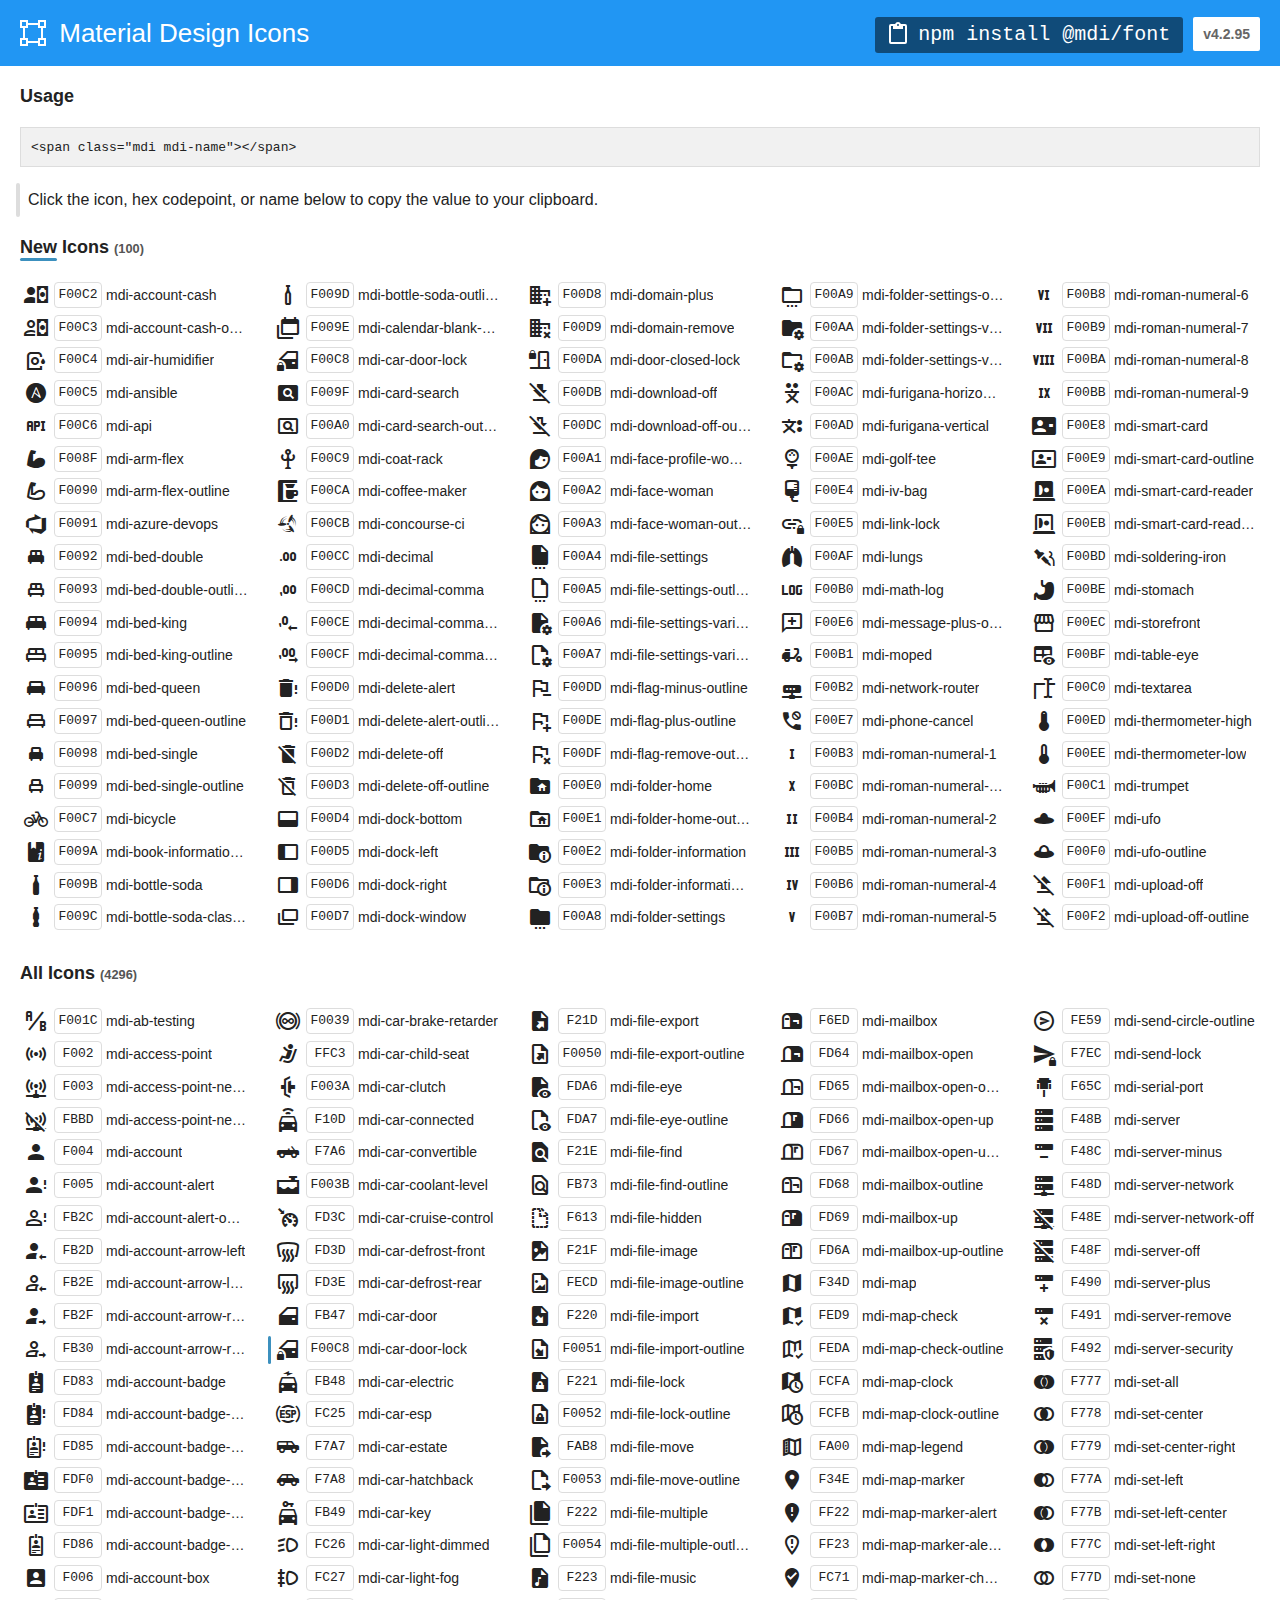
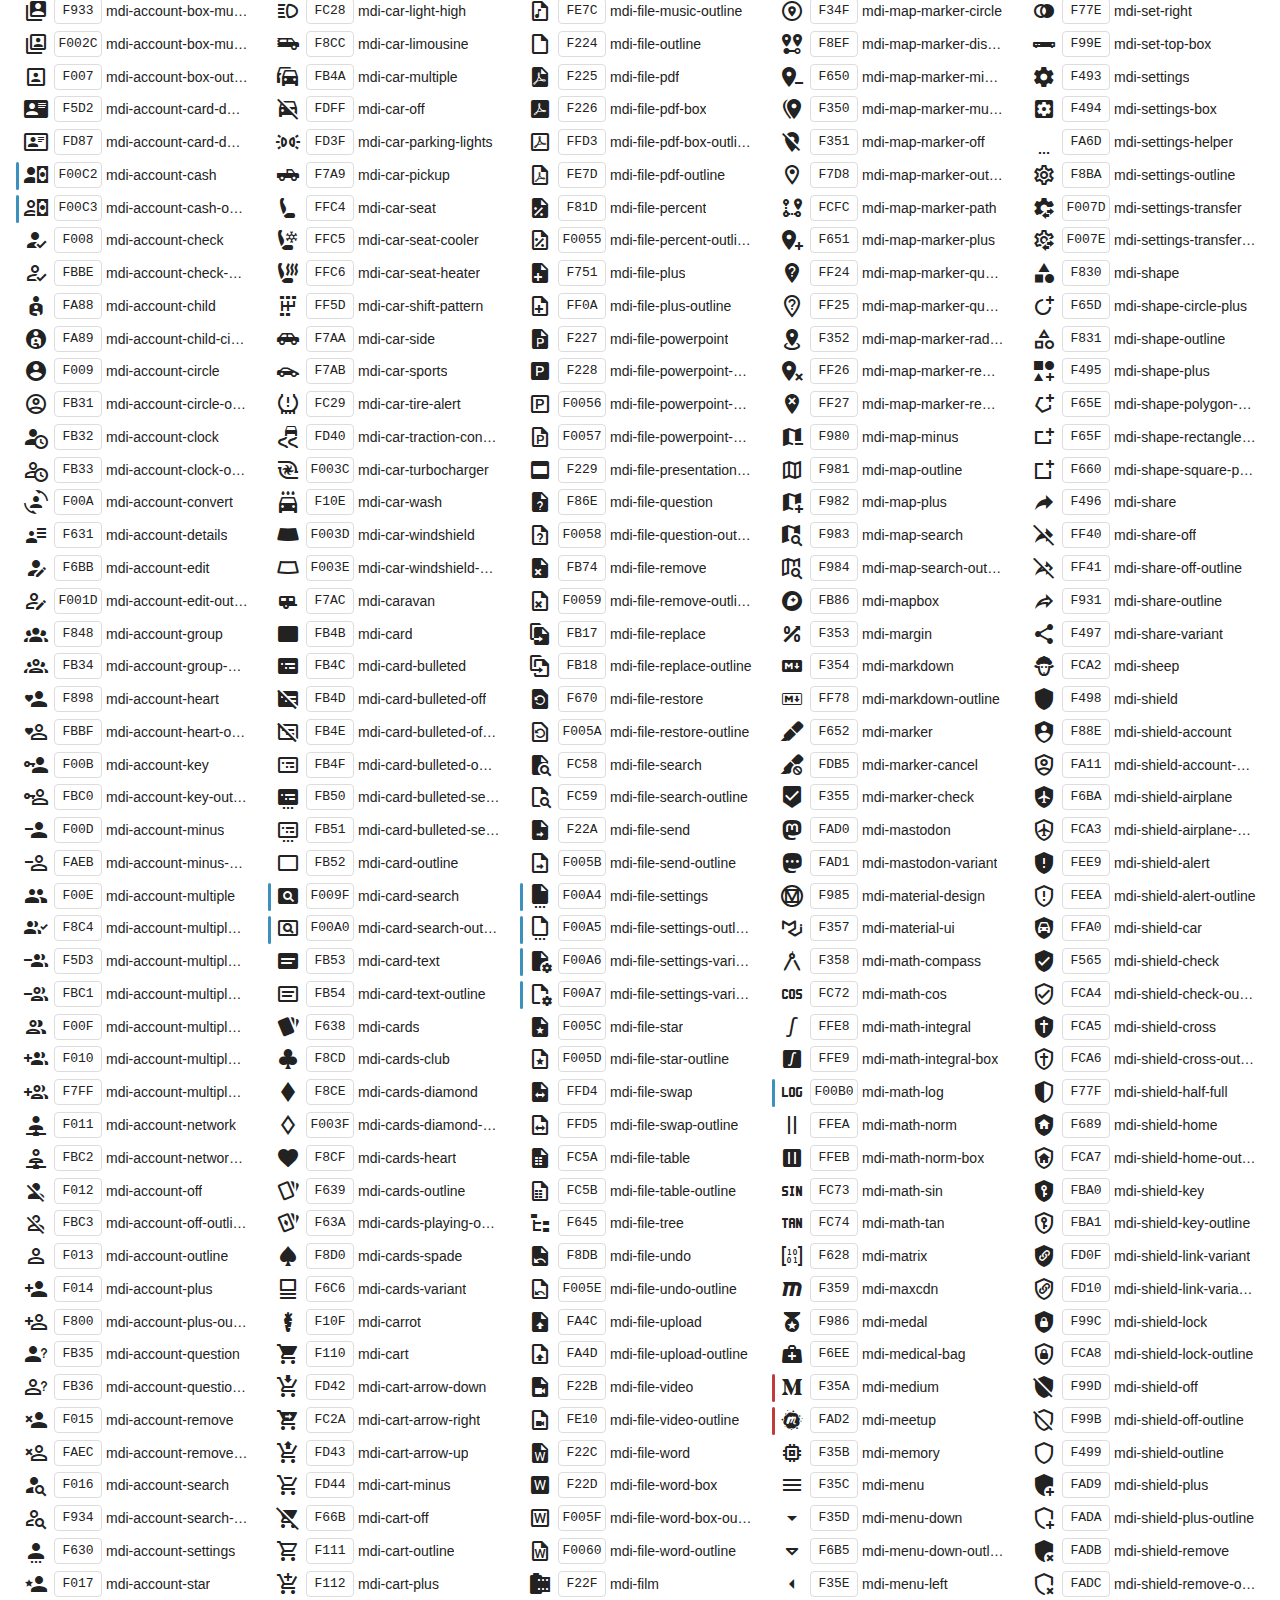
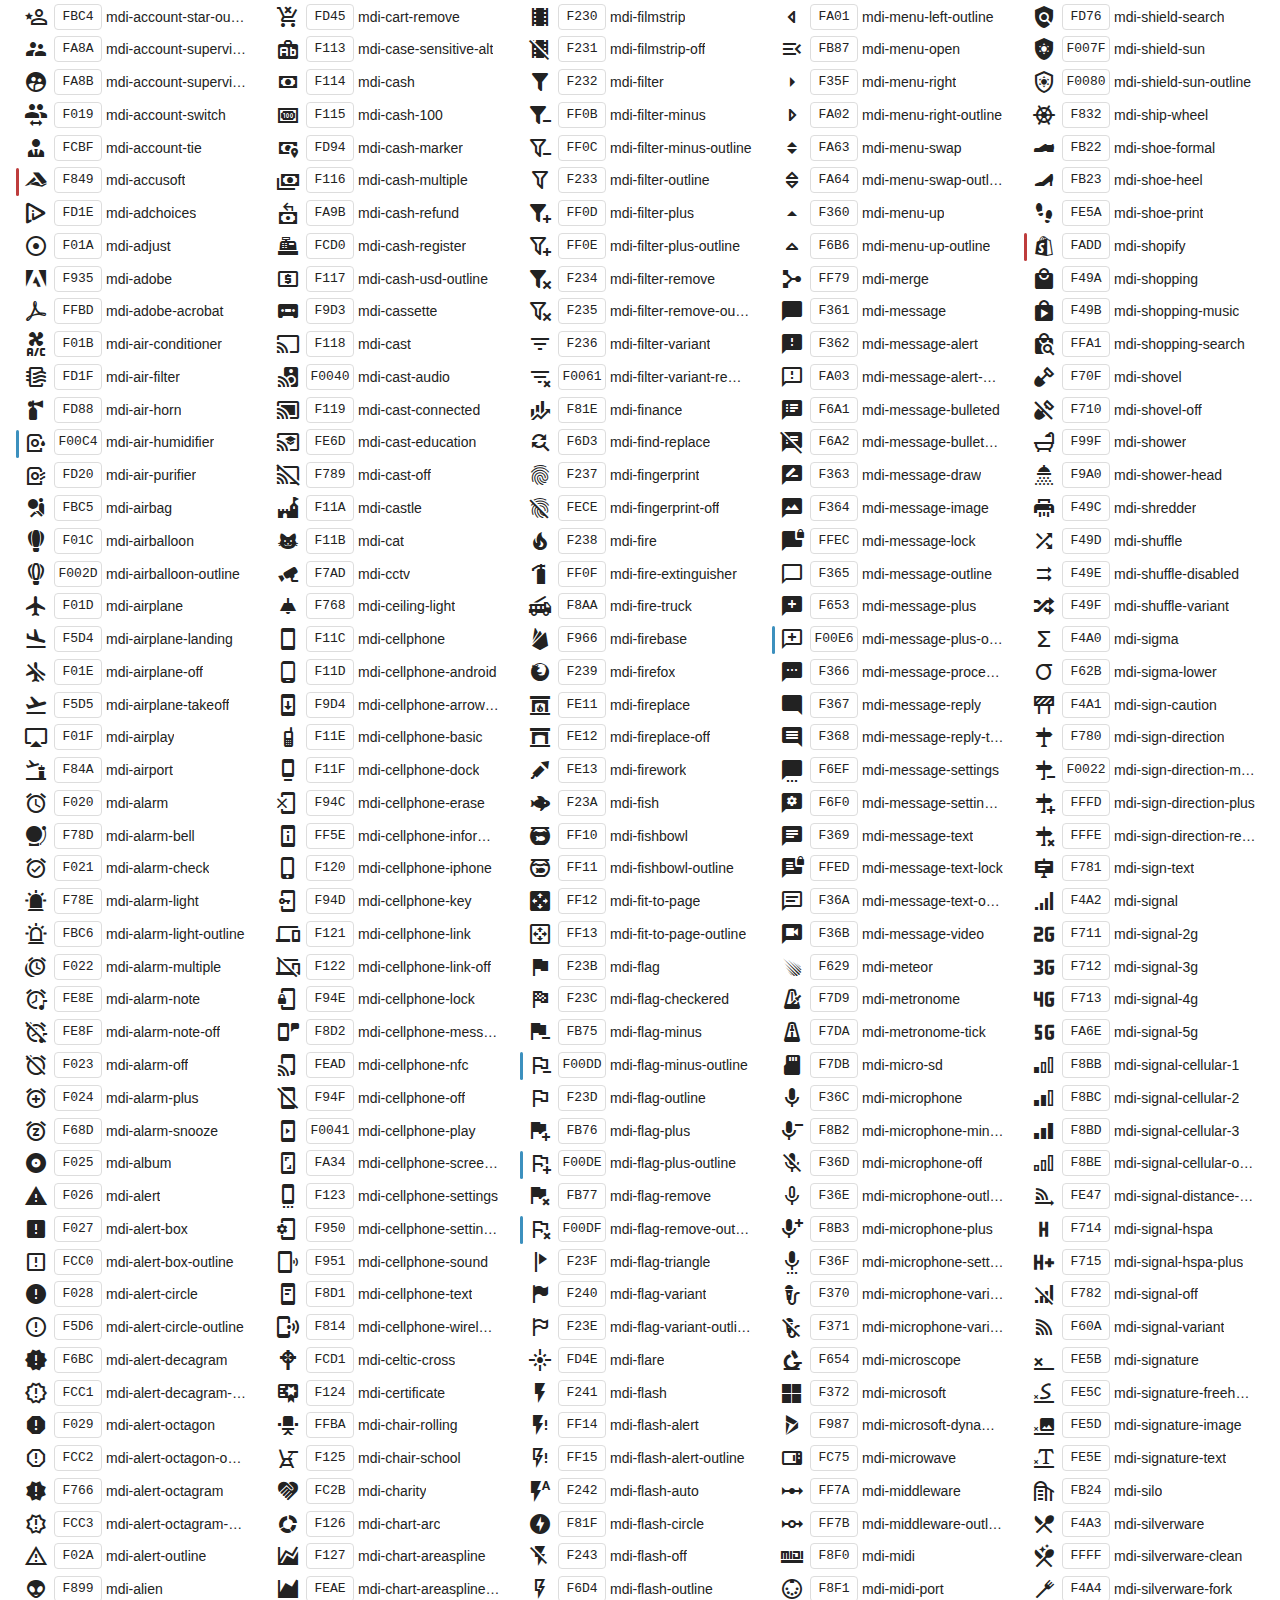
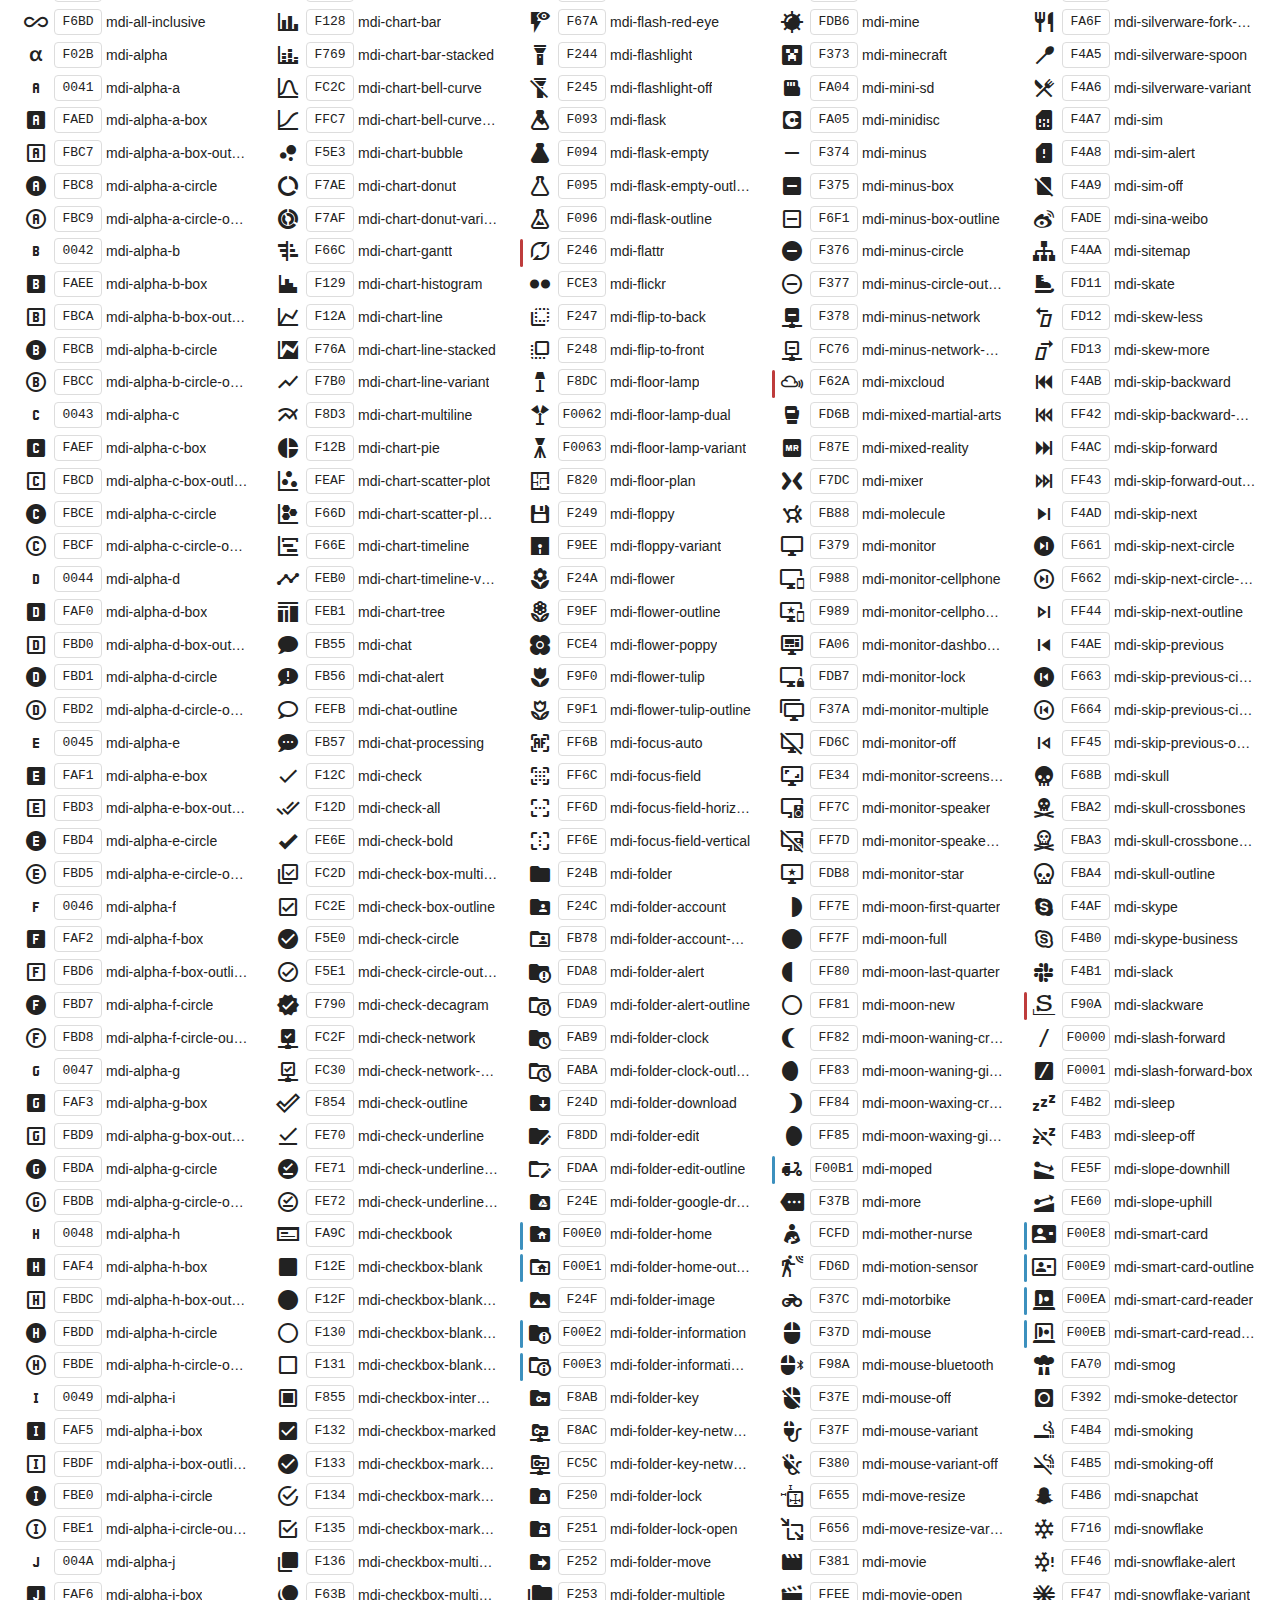
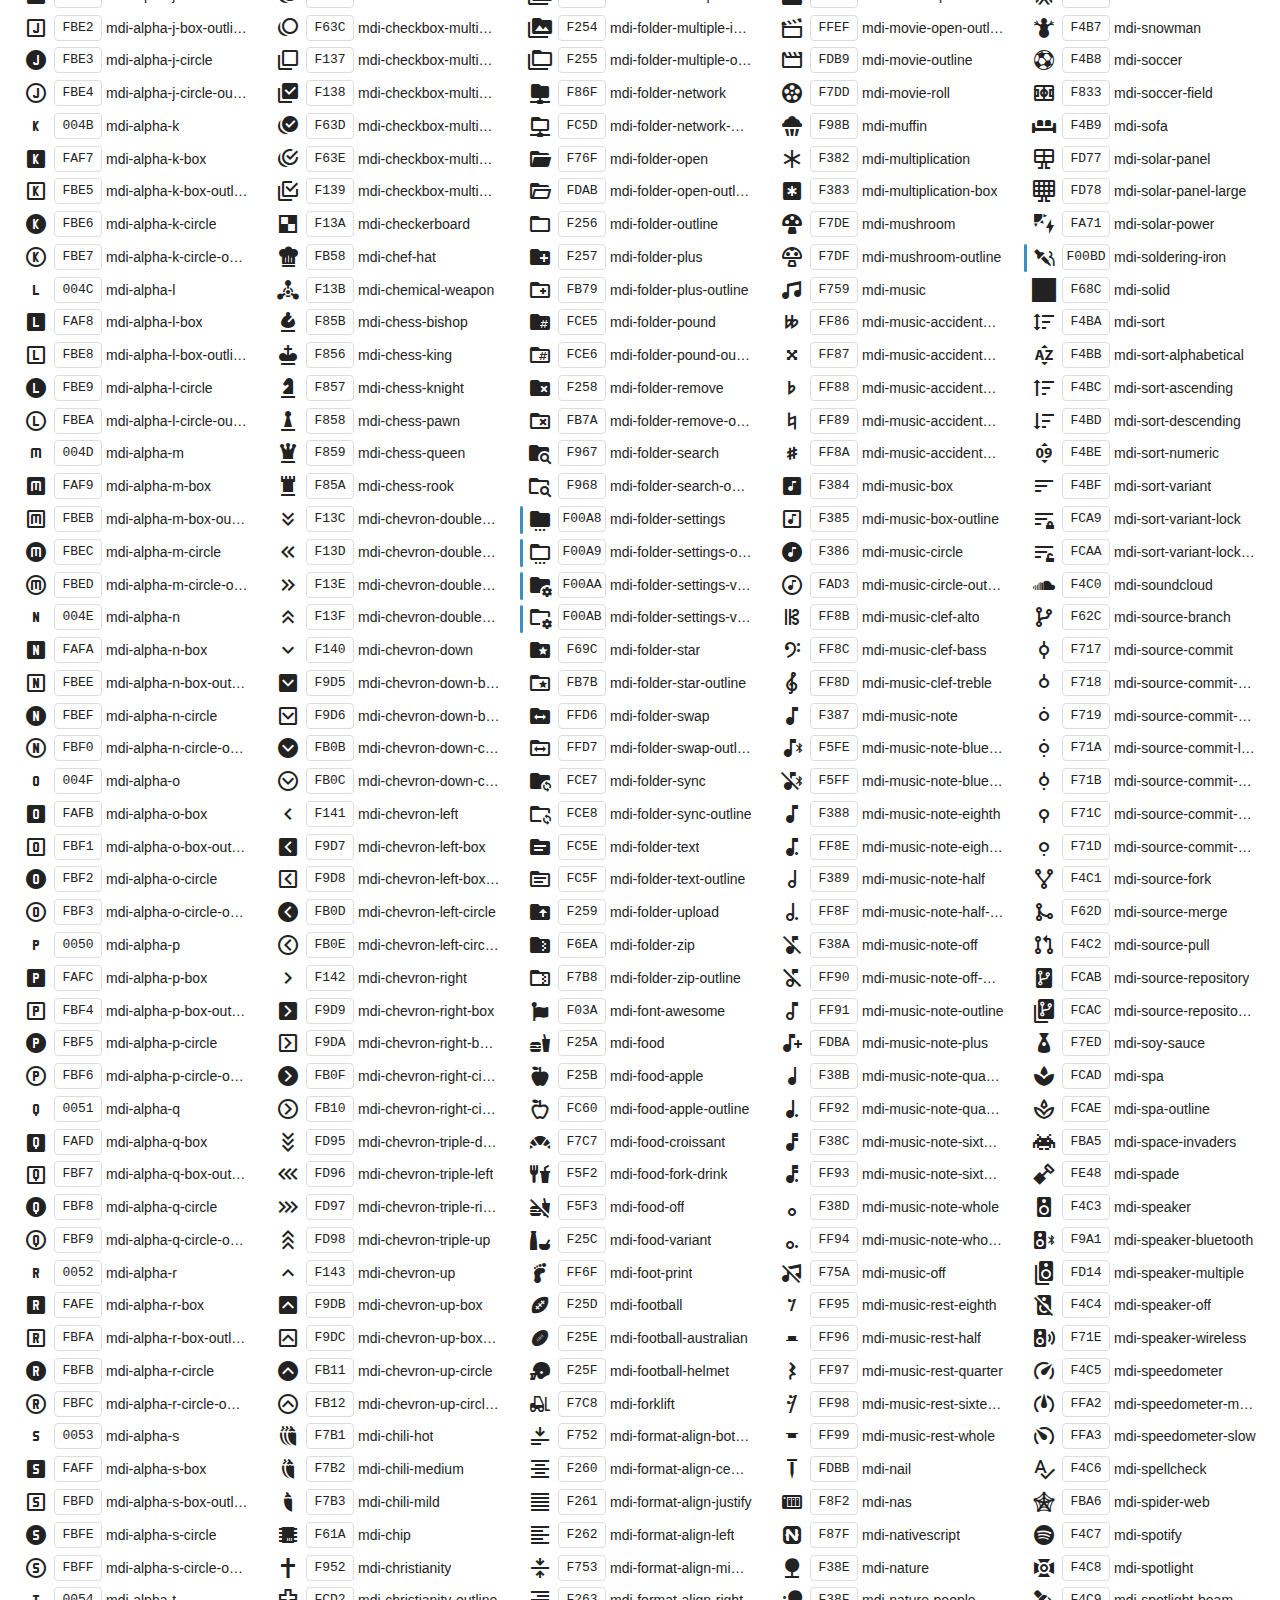
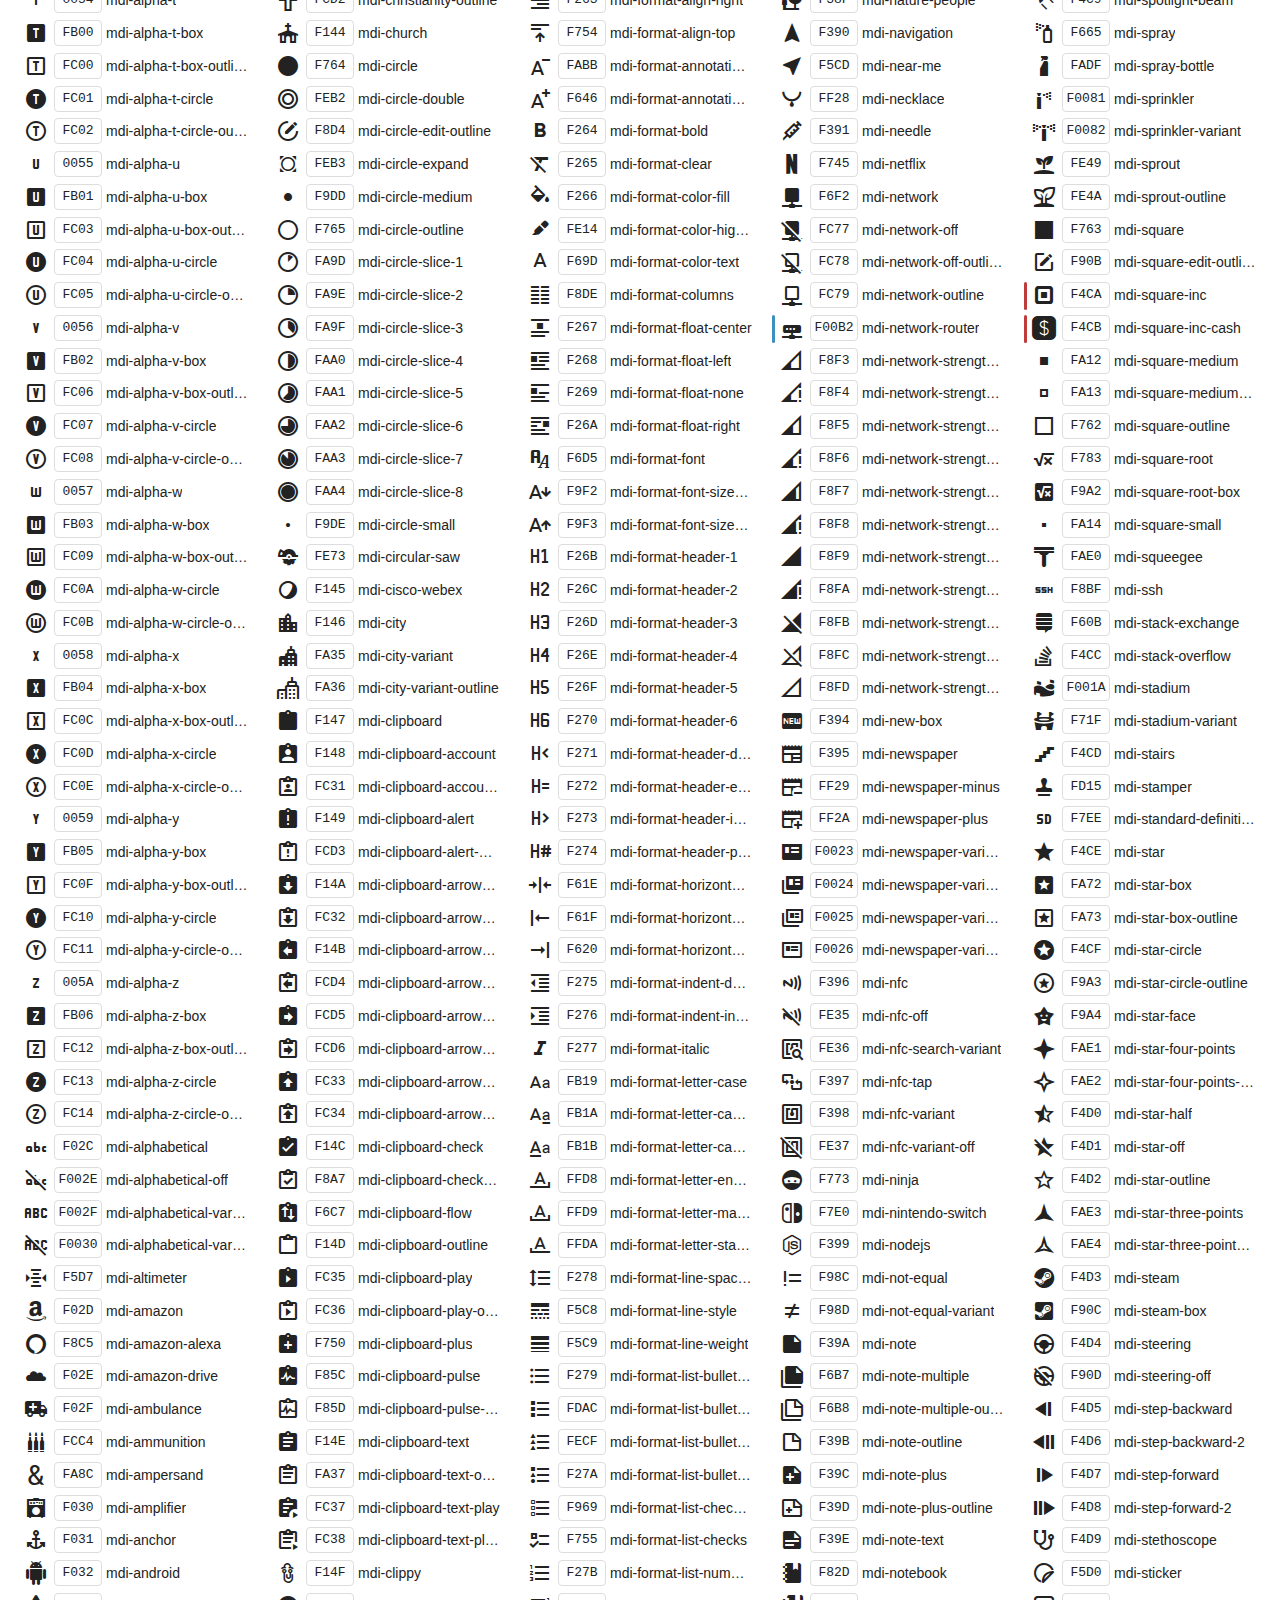
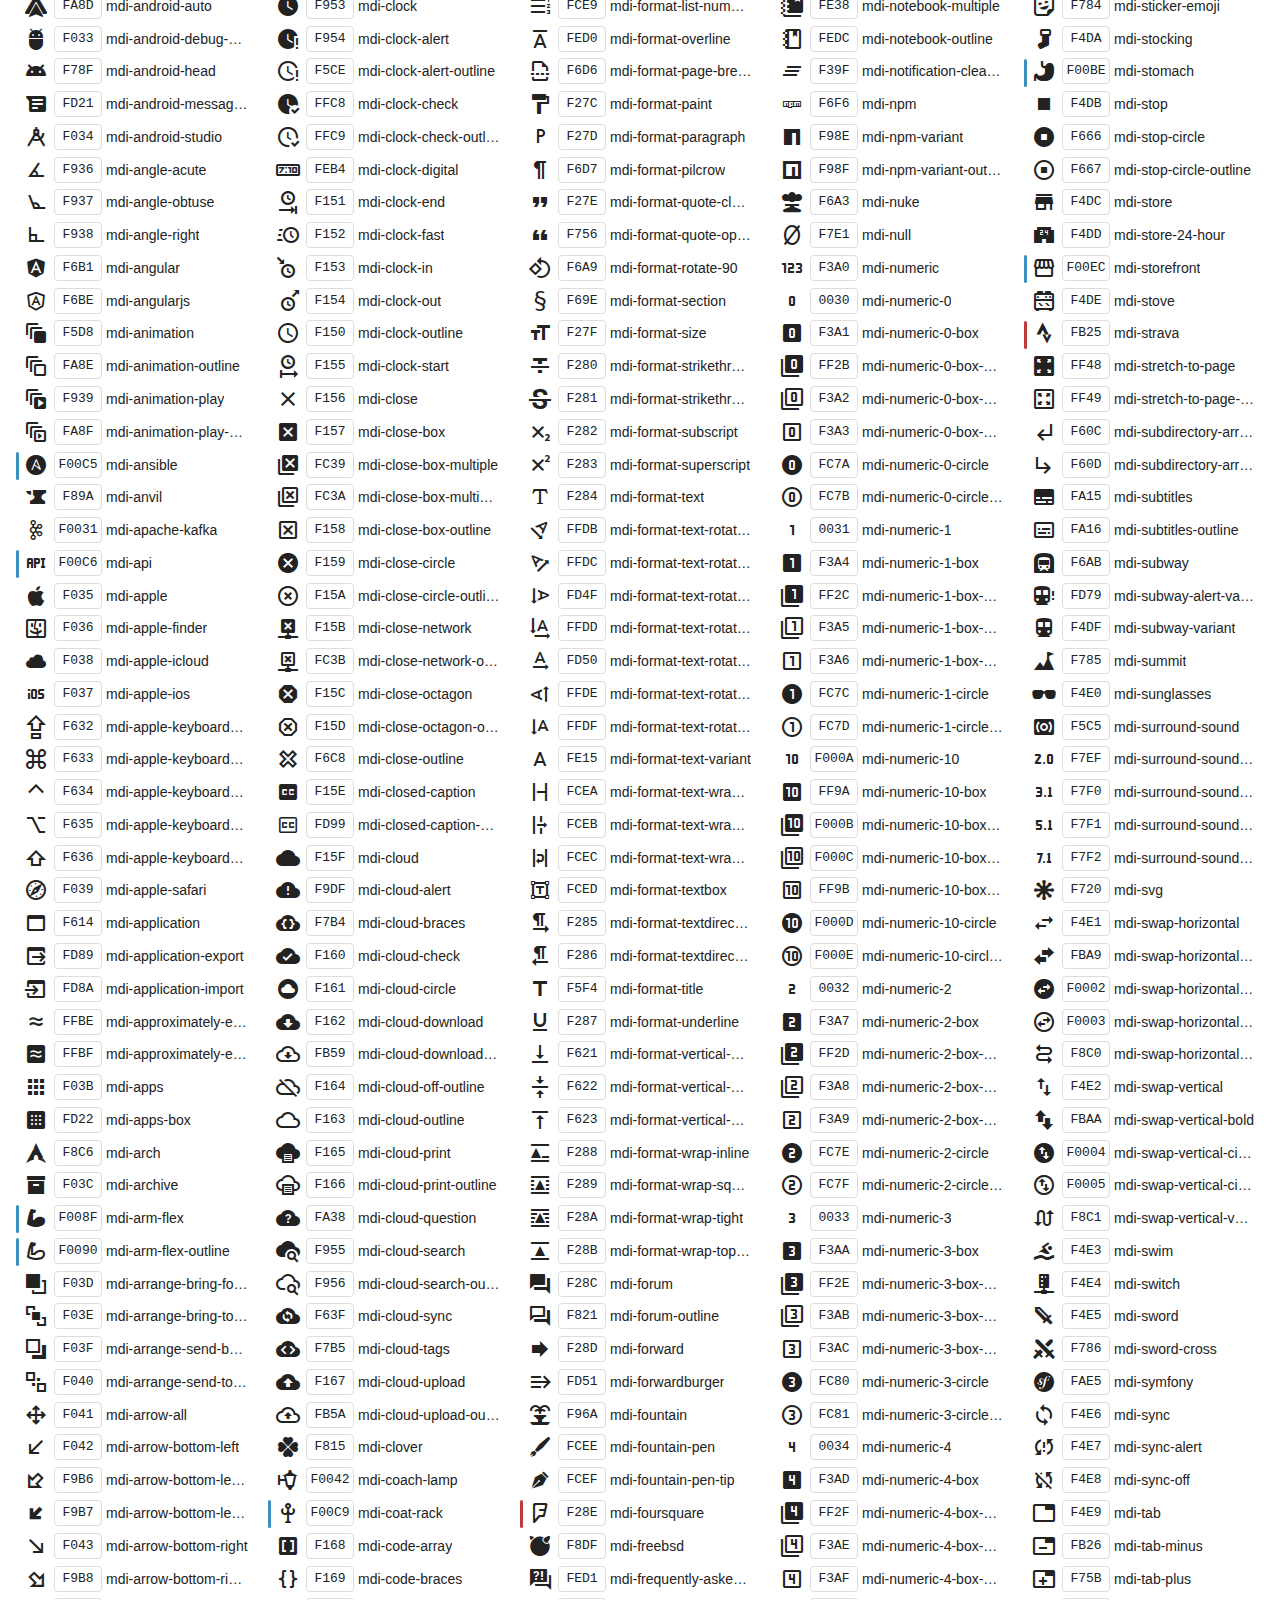
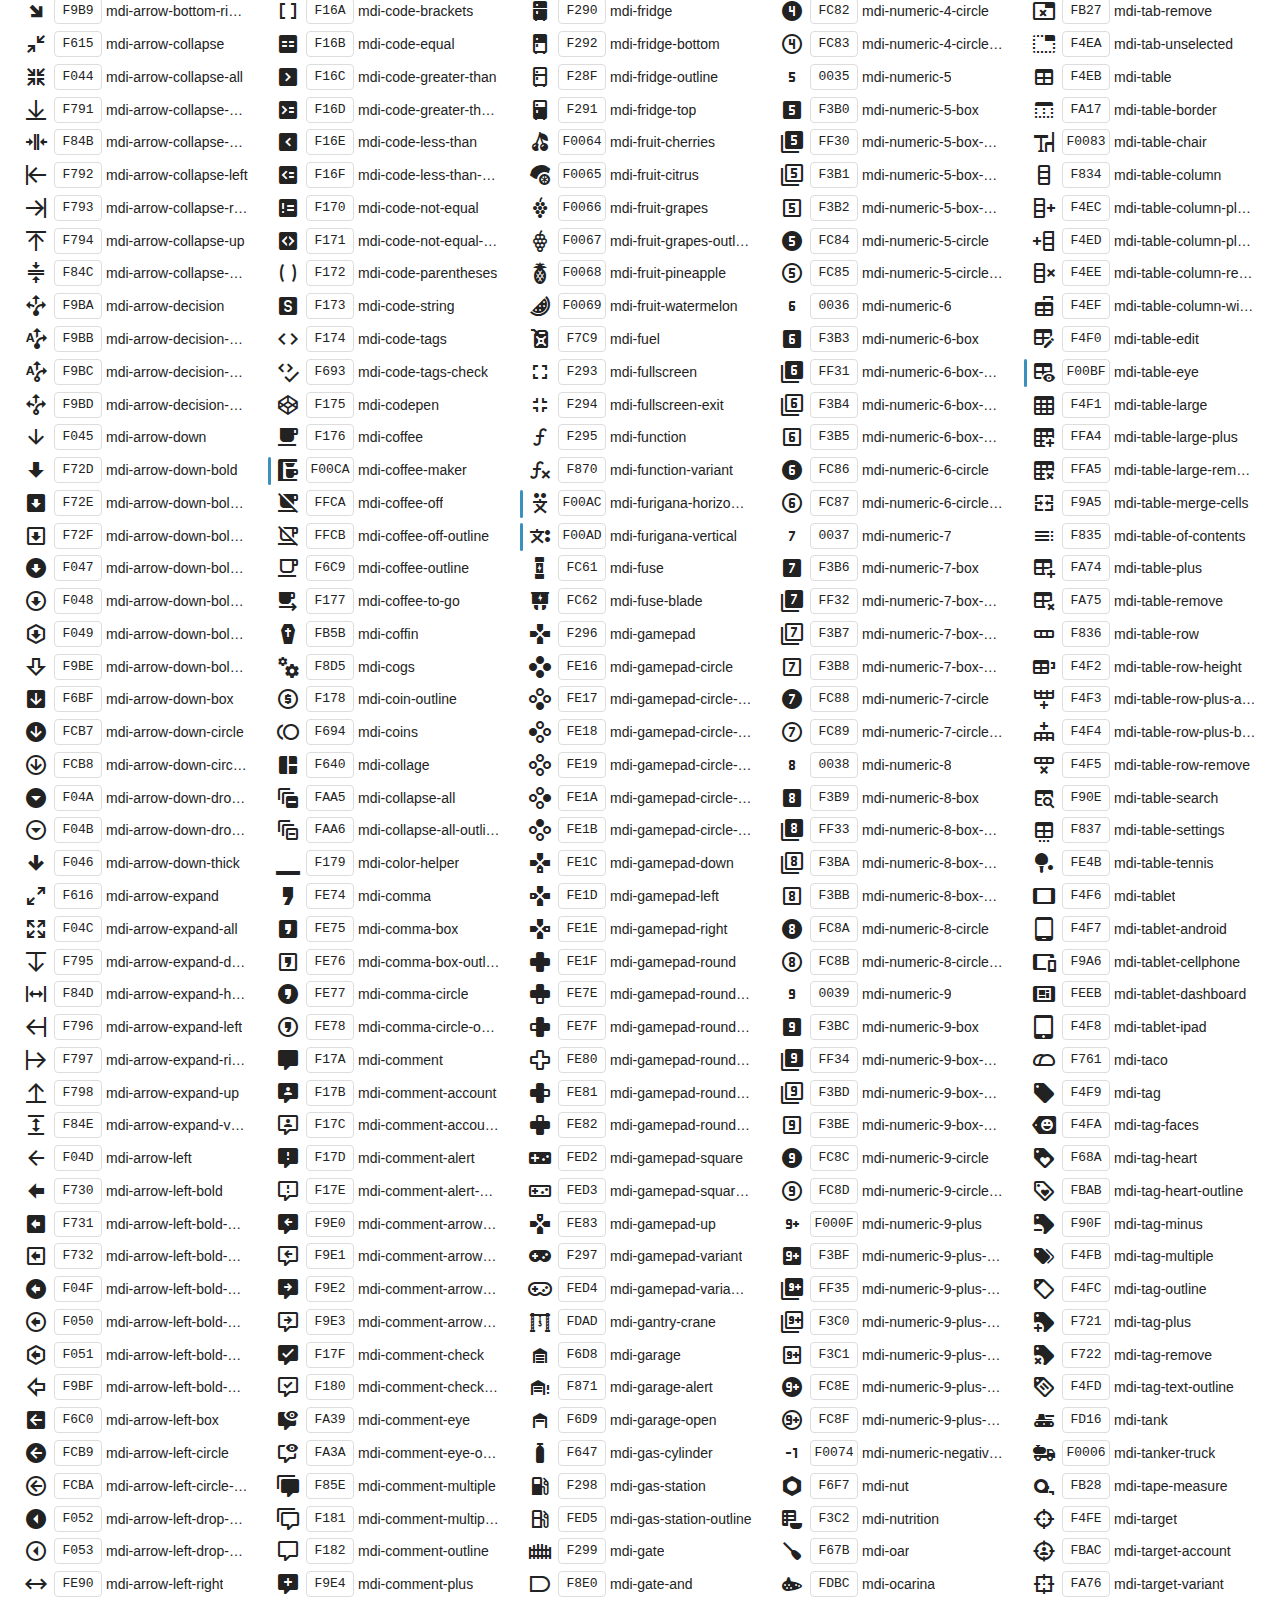
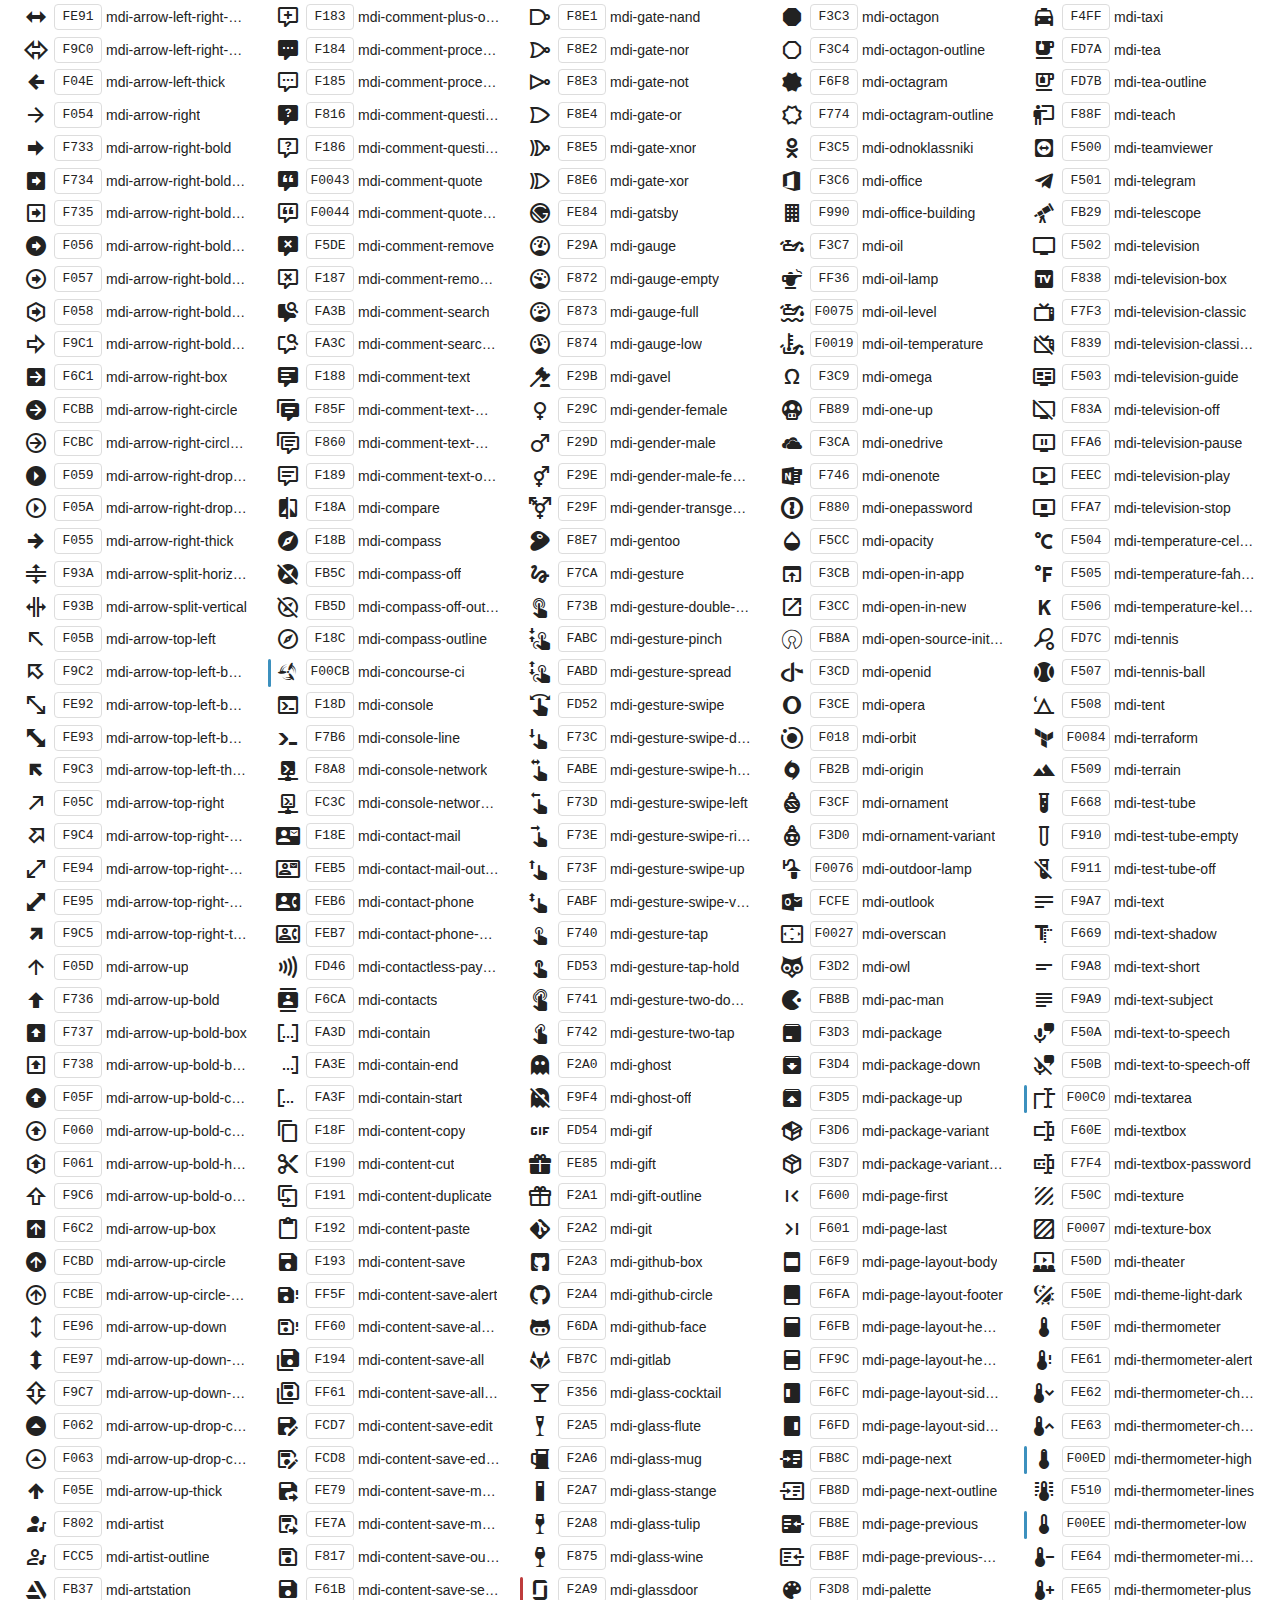
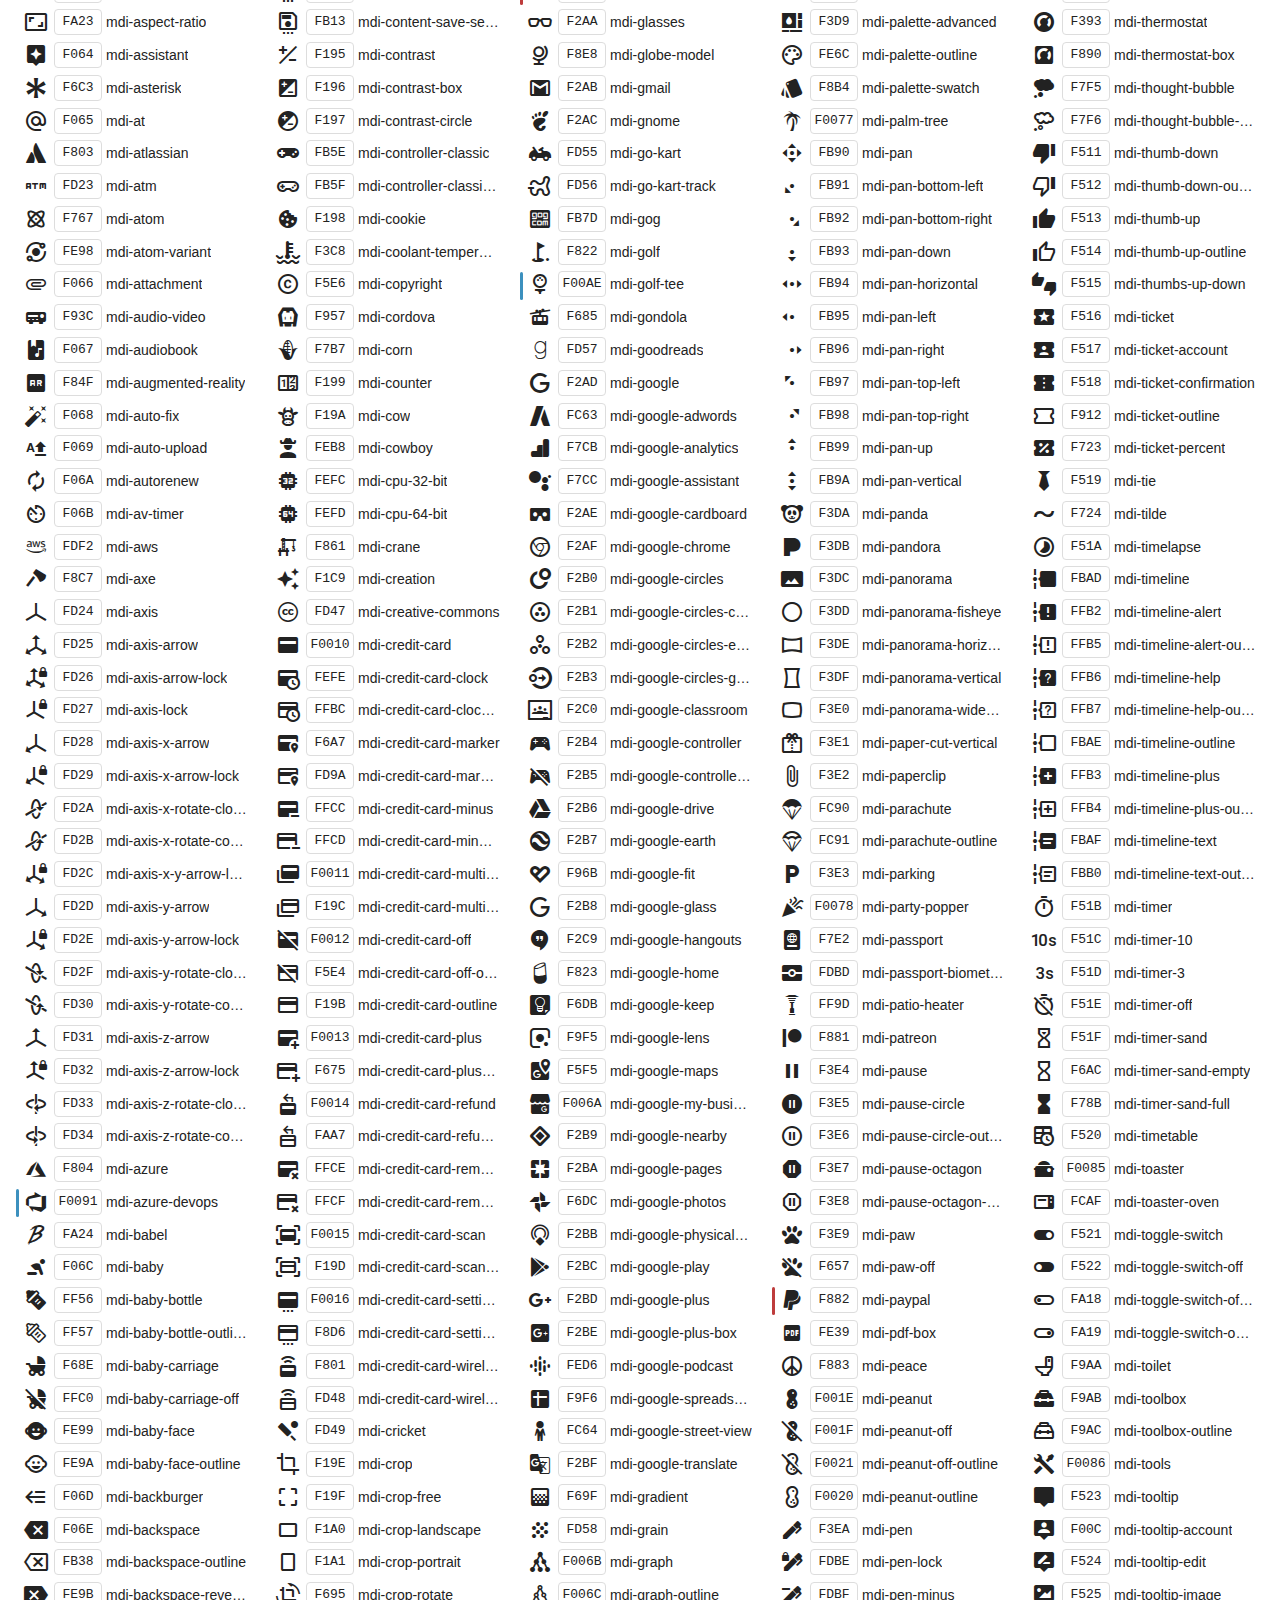
<file: static/vendors/icon/mdi/preview.html>
﻿<!doctype html>
<html lang="en">

<head>
    <meta charset="utf-8" />
    <meta name="google" content="notranslate">
    <title>Material Design Icons</title>
    <style>
        * {
            margin: 0;
            padding: 0;
        }

        body {
            margin: 0;
            padding: 0;
            background: #fff;
            color: #222;
        }

        h1,
        h2,
        h3,
        p,
        div,
        blockquote,
        footer {
            font-family: "Helvetica Neue", Arial, sans-serif;
        }

        h1 {
            padding: 20px 20px 16px 20px;
            font-size: 26px;
            line-height: 26px;
            font-weight: normal;
            color: #FFF;
            background-color: #2196F3;
        }

        h1 svg {
            vertical-align: middle;
            width: 26px;
            height: 26px;
            margin: 0 6px 4px 0;
        }

        h1 svg path {
            fill: #FFF;
        }

        h1 .version {
            font-size: 14px;
            background: #FFF;
            padding: 4px 10px;
            float: right;
            border-radius: 2px;
            margin: -3px 0 0 0;
            color: #666;
            font-weight: bold;
        }

        h1 .version::before {
            content: 'v';
        }

        h1 code {
            font-size: 20px;
            background: rgba(0, 0, 0, 0.5);
            padding: 4px 12px;
            border-radius: 3px;
            float: right;
            margin: -3px 10px 0 0;
            border: 1px solid transparent;
            cursor: pointer;
        }

        h1 code:hover {
            border: 1px solid #FFF;
        }

        h1 code svg {
            width: 24px;
            height: 24px;
            margin: -1px -4px 0 -2px
        }

        h2 {
            font-size: 18px;
            padding: 20px;
        }

        h2 small {
            color: #555;
            font-size: 0.8rem;
        }

        h2 small::before {
            content: '(';
        }

        h2 small::after {
            content: ')';
        }

        h2 span {
            position: relative;
        }

        h2.newicons span::before {
            position: absolute;
            content: ' ';
            width: 100%;
            height: 0.2rem;
            bottom: -0.25rem;
            background: #3C90BE;
            border-radius: 0.1rem;
        }

        h2.deprecatedicons span::before {
            position: absolute;
            content: ' ';
            width: 100%;
            height: 0.2rem;
            bottom: -0.25rem;
            background: #BE3C3C;
            border-radius: 0.1rem;
        }

        h3 {
            font-size: 14px;
            padding: 10px 20px 0 20px;
            font-weight: bold;
        }

        p {
            padding: 10px 20px;
        }

        p code {
            display: inline-block;
            vertical-align: middle;
            background: #F1F1F1;
            padding: 3px 5px;
            border-radius: 3px;
            border: 1px solid #DDD;
        }

        p i.mdi {
            vertical-align: middle;
            border-radius: 4px;
            display: inline-block;
        }

        p i.mdi.dark-demo {
            background: #333;
        }

        p.note {
            color: #999;
            font-size: 14px;
            padding: 0 20px 5px 20px;
        }

        p.deprecated {
            margin: -0.5rem 0 0.25rem 0;
        }

        p.extras {
            margin-top: -0.5rem;
        }

        div.icons {
            padding: 0 20px 10px 20px;
            -webkit-column-count: 5;
            -moz-column-count: 5;
            column-count: 5;
            -webkit-column-gap: 20px;
            -moz-column-gap: 20px;
            column-gap: 20px;
        }

        div.icons div {
            line-height: 2em;
        }

        div.icons div span {
            cursor: pointer;
            font-size: 14px;
            text-overflow: ellipsis;
            display: inline-block;
            max-width: calc(100% - 90px);
            overflow: hidden;
            vertical-align: middle;
            white-space: nowrap;
        }

        div.icons div code:hover,
        div.icons div span:hover,
        div.icons div i:hover {
            color: #3c90be;
        }

        div.icons div code:hover {
            border-color: #3c90be;
        }

        div.icons div code {
            border: 1px solid #DDD;
            width: 46px;
            margin-left: 2px;
            margin-right: 4px;
            border-radius: 4px;
            display: inline-block;
            vertical-align: middle;
            text-align: center;
            line-height: 24px;
            cursor: pointer;
        }

        div.icons div i {
            display: inline-block;
            width: 32px;
            height: 24px;
            text-align: center;
            vertical-align: middle;
            cursor: pointer;
            line-height: 24px;
        }

        div.icons .mdi::before {
            font-size: 24px;
        }

        div.icons div.new::before {
            content: ' ';
            width: 0.2rem;
            height: 1.75rem;
            position: absolute;
            margin-top: 0.25rem;
            margin-left: -0.25rem;
            background: #3C90BE;
            border-radius: 0.1rem;
        }

        div.icons div.deprecated::before {
            content: ' ';
            width: 0.2rem;
            height: 1.75rem;
            position: absolute;
            margin-top: 0.25rem;
            margin-left: -0.25rem;
            background: #BE3C3C;
            border-radius: 0.1rem;
        }

        pre {
            margin: 0 20px;
            font-family: Consolas, monospace;
            padding: 10px;
            border: 1px solid #DDD;
            background: #F1F1F1;
        }

        blockquote {
            position: relative;
            margin: 1rem 1rem 0 1rem;
            padding: 0.5rem 0.5rem 0.5rem 0.75rem;
        }

        blockquote.note::before {
            content: ' ';
            width: 0.25rem;
            height: 100%;
            background: #DDD;
            position: absolute;
            border-radius: 0.25rem;
            top: 0;
            left: 0;
        }

        blockquote.deprecated::before {
            content: ' ';
            width: 0.25rem;
            height: 100%;
            background: #BE3C3C;
            position: absolute;
            border-radius: 0.25rem;
            top: 0;
            left: 0;
        }

        div.copied {
            position: fixed;
            top: 100px;
            left: 50%;
            width: 200px;
            text-align: center;
            color: #3c763d;
            background-color: #dff0d8;
            border: 1px solid #d6e9c6;
            padding: 10px 15px;
            border-radius: 4px;
            margin-left: -100px;
            box-shadow: 0 0 10px rgba(0, 0, 0, 0.2);
        }

        div.examples {
            display: flex;
            flex-wrap: wrap;
            margin: 0.5rem 1.25rem;
        }

        div.examples > div {
            display: flex;
            margin-right: 0.5rem;
            margin-bottom: 0.5rem;
        }

        div.examples > div > div:first-child {
            display: flex;
            padding: 0.5rem;
            border-radius: 0.25rem;
            box-shadow: 0 0 0.25rem rgba(0, 0, 0, 0.4);
            background: #FFF;
            z-index: 1;
            align-items: center;
            justify-content: center;
        }

        div.examples > div > div:first-child + div {
            display: flex;
            margin-left: -0.25rem;
            padding: 0.5rem 0.75rem 0.5rem 1rem;
            background: #222;
            border-radius: 0 0.25rem 0.25rem 0;
        }

        div.examples > div > div:first-child + div > code {
            color: #FFF;
            align-self: center;
        }

        div.examples > div > div.dark:first-child {
            background: #444;
        }

        div.examples i {
            display: flex;
        }

        div.examples-size > div > div:first-child {
            min-width: 3rem;
        }

        footer {
            display: flex;
            padding: 20px;
            color: #666;
            border-top: 1px solid #DDD;
            background: #F1F1F1;
        }

        footer > div:first-child {
            flex: 1;
        }

        footer > div:last-child {
            text-align: right;
        }

        footer a {
            color: #e91e63;
            text-decoration: none;
        }

        footer a:hover {
            text-decoration: underline;
        }
    </style>
    <link href="css/materialdesignicons.min.css" media="all" rel="stylesheet" type="text/css" />
</head>

<body>
    <h1>
        <svg>
            <path d="M0,0H8V3H18V0H26V8H23V18H26V26H18V23H8V21H18V18H21V8H18V5H8V8H5V18H8V26H0V18H3V8H0V0M2,2V6H6V2H2M2,20V24H6V20H2M20,2V6H24V2H20M20,20V24H24V20H20Z"></path>
        </svg>
        Material Design Icons
        <span class="version">4.2.95</span>
        <code id="npm" title="Copy to Clipboard">
            <svg viewBox="0 0 24 24">
                <path d="M19,20H5V4H7V7H17V4H19M12,2A1,1 0 0,1 13,3A1,1 0 0,1 12,4A1,1 0 0,1 11,3A1,1 0 0,1 12,2M19,2H14.82C14.4,0.84 13.3,0 12,0C10.7,0 9.6,0.84 9.18,2H5A2,2 0 0,0 3,4V20A2,2 0 0,0 5,22H19A2,2 0 0,0 21,20V4A2,2 0 0,0 19,2Z" />
            </svg>
            npm install @mdi/font
        </code>
    </h1>

    <h2 class="usage">Usage</h2>
    <pre><code>&lt;span class=&quot;mdi mdi-<span id="name">name</span>&quot;&gt;&lt;/span&gt;</code></pre>

    <blockquote class="note">
        Click the icon, hex codepoint, or name below to copy the value to your clipboard.
    </blockquote>

    <h2 class="newicons"><span>New</span> Icons <small id="newIconsCount">-</small></h2>
    <div class="icons" id="newIcons"></div>

    <h2 class="icons">All Icons <small id="iconsCount">-</small></h2>
    <div class="icons" id="icons"></div>

    <h2 class="deprecatedicons"><span>Deprecated</span> Icons <small id="deprecatedIconsCount">-</small></h2>
    <p class="deprecated" id="deprecated">
        Deprecated icons will be removed in a future major release.
    </p>
    <div class="icons" id="deprecatedIcons"></div>

    <h2 class="extras">Extras</h2>

    <p class="extras">The helper CSS classes are listed below.</p>

    <section>
        <h3>Size</h3>

        <div class="examples examples-size">
            <div>
                <div>
                    <i class="mdi mdi-18px mdi-account"></i>
                </div>
                <div>
                    <code>mdi-18px</code>
                </div>
            </div>
            <div>
                <div>
                    <i class="mdi mdi-24px mdi-account"></i>
                </div>
                <div>
                    <code>mdi-24px</code>
                </div>
            </div>
            <div>
                <div>
                    <i class="mdi mdi-36px mdi-account"></i>
                </div>
                <div>
                    <code>mdi-36px</code>
                </div>
            </div>
            <div>
                <div>
                    <i class="mdi mdi-48px mdi-account"></i>
                </div>
                <div>
                    <code>mdi-48px</code>
                </div>
            </div>
        </div>
    </section>

    <h3>Rotate</h3>

    <div class="examples">
        <div>
            <div>
                <i class="mdi mdi-36px mdi-account"></i>
            </div>
        </div>
        <div>
            <div>
                <i class="mdi mdi-36px mdi-rotate-45 mdi-account"></i>
            </div>
            <div>
                <code>mdi-rotate-45</code> 
            </div>
        </div>
        <div>
            <div>
                <i class="mdi mdi-36px mdi-rotate-90 mdi-account"></i>
            </div>
            <div>
                <code>mdi-rotate-90</code>
            </div>
        </div>
        <div>
            <div>
                <i class="mdi mdi-36px mdi-rotate-135 mdi-account"></i>
            </div>
            <div>
                <code>mdi-rotate-135</code>
            </div>
        </div>
        <div>
            <div>
                <i class="mdi mdi-36px mdi-rotate-180 mdi-account"></i>
            </div>
            <div>
                <code>mdi-rotate-180</code>
            </div>
        </div>
        <div>
            <div>
                <i class="mdi mdi-36px mdi-rotate-225 mdi-account"></i>
            </div>
            <div>
                <code>mdi-rotate-225</code>
            </div>
        </div>
        <div>
            <div>
                <i class="mdi mdi-36px mdi-rotate-270 mdi-account"></i>
            </div>
            <div>
                <code>mdi-rotate-270</code>
            </div>
        </div>
        <div>
            <div>
                <i class="mdi mdi-36px mdi-rotate-315 mdi-account"></i>
            </div>
            <div>
                <code>mdi-rotate-315</code> 
            </div>
        </div>
    </div>

    <h3>Flip</h3>

    <div class="examples">
        <div>
            <div>
                <i class="mdi mdi-36px mdi-account-alert"></i>
            </div>
        </div>
        <div>
            <div>
                <i class="mdi mdi-36px mdi-flip-h mdi-account-alert"></i>
            </div>
            <div>
                <code>mdi-flip-h</code> 
            </div>
        </div>
        <div>
            <div>
                <i class="mdi mdi-36px mdi-flip-v mdi-account-alert"></i>
            </div>
            <div>
                <code>mdi-flip-v</code> 
            </div>
        </div>
    </div>

    <p class="note"><strong>Note:</strong> We do not include the ability to use <code>mdi-flip-*</code> and
        <code>mdi-rotate-*</code> at the same time.</p>

    <h3>Spin</h3>

    <div class="examples">
        <div>
            <div>
                <i class="mdi mdi-36px mdi-spin mdi-loading"></i>
            </div>
            <div>
                <code>mdi-spin</code>
            </div>
        </div>
        <div>
            <div>
                <i class="mdi mdi-36px mdi-spin mdi-star"></i>
            </div>
            <div>
                <code>mdi-spin</code>
            </div>
        </div>
    </div>

    <h3>Color</h3>

    <div class="examples">
        <div>
            <div class="dark">
                <i class="mdi mdi-36px mdi-light mdi-account dark-demo"></i>
            </div>
            <div>
                <code>mdi-light</code>
            </div>
        </div>
        <div>
            <div class="dark">
                <i class="mdi mdi-36px mdi-light mdi-inactive mdi-account dark-demo"></i>
            </div>
            <div>
                <code>mdi-light mdi-inactive</code>
            </div>
        </div>
        <div>
            <div>
                <i class="mdi mdi-36px mdi-dark mdi-account"></i>
            </div>
            <div>
                <code>mdi-dark</code>
            </div>
        </div>
        <div>
            <div>
                <i class="mdi mdi-36px mdi-dark mdi-inactive mdi-account"></i>
            </div>
            <div>
                <code>mdi-dark mdi-inactive</code> 
            </div>
        </div>
    </div>

    <footer>
        <div>
            Generated with <a href="https://npmjs.com/package/@mdi/font-build">@mdi/font-build</a>
            by <a href="http://MaterialDesignIcons.com/">MaterialDesignIcons.com</a>.
        </div>
        <div>
            <a href="https://www.npmjs.com/org/mdi" target="_blank">NPM @mdi Organization</a>
        </div>
    </footer>

    <script type="text/javascript">
        function isNew(icon) {
            return icon.version === '4.2.95';
        }
        function isDeprecated(icon) {
            return typeof icon.deprecated == 'undefined'
                ? false
                : icon.deprecated;
        }
        function copyText(text) {
            var copyFrom = document.createElement('textarea');
            copyFrom.setAttribute("style", "position:fixed;opacity:0;top:100px;left:100px;");
            copyFrom.value = text;
            document.body.appendChild(copyFrom);
            copyFrom.select();
            document.execCommand('copy');
            var copied = document.createElement('div');
            copied.setAttribute('class', 'copied');
            copied.appendChild(document.createTextNode('Copied to Clipboard'));
            document.body.appendChild(copied);
            setTimeout(function () {
                document.body.removeChild(copyFrom);
                document.body.removeChild(copied);
            }, 1500);
        };
        function getIconItem(icon, isNewIcon, isDeprecatedIcon) {
            var div = document.createElement('div'),
                i = document.createElement('i');
            i.className = 'mdi mdi-' + icon.name;
            div.appendChild(i);
            var code = document.createElement('code');
            code.appendChild(document.createTextNode(icon.hex));
            div.appendChild(code);
            var span = document.createElement('span');
            span.appendChild(document.createTextNode('mdi-' + icon.name));
            div.appendChild(span);
            span.onclick = function () {
                document.getElementById('name').innerHTML = icon.name;
            };
            i.onmouseup = function () {
                copyText(String.fromCharCode(parseInt(icon.hex, 16)));
            };
            code.onmouseup = function () {
                copyText(icon.hex);
            };
            span.onmouseup = function () {
                copyText('mdi-' + icon.name);
            };
            if (isNewIcon) {
                div.className = 'new';
            }
            if (isDeprecatedIcon) {
                div.className = 'deprecated';
            }
            return div;
        }
        (function () {
            var iconsCount = 0;
            var newIconsCount = 0;
            var deprecatedIconsCount = 0;
            var icons = [{name:"ab-testing",hex:"F001C",version:"4.0.96"},{name:"access-point",hex:"F002",version:"1.5.54"},{name:"access-point-network",hex:"F003",version:"1.5.54"},{name:"access-point-network-off",hex:"FBBD",version:"3.2.89"},{name:"account",hex:"F004",version:"1.5.54"},{name:"account-alert",hex:"F005",version:"1.5.54"},{name:"account-alert-outline",hex:"FB2C",version:"3.0.39"},{name:"account-arrow-left",hex:"FB2D",version:"3.0.39"},{name:"account-arrow-left-outline",hex:"FB2E",version:"3.0.39"},{name:"account-arrow-right",hex:"FB2F",version:"3.0.39"},{name:"account-arrow-right-outline",hex:"FB30",version:"3.0.39"},{name:"account-badge",hex:"FD83",version:"3.5.94"},{name:"account-badge-alert",hex:"FD84",version:"3.5.94"},{name:"account-badge-alert-outline",hex:"FD85",version:"3.5.94"},{name:"account-badge-horizontal",hex:"FDF0",version:"3.6.95"},{name:"account-badge-horizontal-outline",hex:"FDF1",version:"3.6.95"},{name:"account-badge-outline",hex:"FD86",version:"3.5.94"},{name:"account-box",hex:"F006",version:"1.5.54"},{name:"account-box-multiple",hex:"F933",version:"2.4.85"},{name:"account-box-multiple-outline",hex:"F002C",version:"4.1.95"},{name:"account-box-outline",hex:"F007",version:"1.5.54"},{name:"account-card-details",hex:"F5D2",version:"1.5.54"},{name:"account-card-details-outline",hex:"FD87",version:"3.5.94"},{name:"account-cash",hex:"F00C2",version:"4.2.95"},{name:"account-cash-outline",hex:"F00C3",version:"4.2.95"},{name:"account-check",hex:"F008",version:"1.5.54"},{name:"account-check-outline",hex:"FBBE",version:"3.2.89"},{name:"account-child",hex:"FA88",version:"2.7.94"},{name:"account-child-circle",hex:"FA89",version:"2.7.94"},{name:"account-circle",hex:"F009",version:"1.5.54"},{name:"account-circle-outline",hex:"FB31",version:"3.0.39"},{name:"account-clock",hex:"FB32",version:"3.0.39"},{name:"account-clock-outline",hex:"FB33",version:"3.0.39"},{name:"account-convert",hex:"F00A",version:"1.5.54"},{name:"account-details",hex:"F631",version:"1.6.50"},{name:"account-edit",hex:"F6BB",version:"1.8.36"},{name:"account-edit-outline",hex:"F001D",version:"4.0.96"},{name:"account-group",hex:"F848",version:"2.1.99"},{name:"account-group-outline",hex:"FB34",version:"3.0.39"},{name:"account-heart",hex:"F898",version:"2.2.43"},{name:"account-heart-outline",hex:"FBBF",version:"3.2.89"},{name:"account-key",hex:"F00B",version:"1.5.54"},{name:"account-key-outline",hex:"FBC0",version:"3.2.89"},{name:"account-minus",hex:"F00D",version:"1.5.54"},{name:"account-minus-outline",hex:"FAEB",version:"2.8.94"},{name:"account-multiple",hex:"F00E",version:"1.5.54"},{name:"account-multiple-check",hex:"F8C4",version:"2.3.50"},{name:"account-multiple-minus",hex:"F5D3",version:"1.5.54"},{name:"account-multiple-minus-outline",hex:"FBC1",version:"3.2.89"},{name:"account-multiple-outline",hex:"F00F",version:"1.5.54"},{name:"account-multiple-plus",hex:"F010",version:"1.5.54"},{name:"account-multiple-plus-outline",hex:"F7FF",version:"2.1.19"},{name:"account-network",hex:"F011",version:"1.5.54"},{name:"account-network-outline",hex:"FBC2",version:"3.2.89"},{name:"account-off",hex:"F012",version:"1.5.54"},{name:"account-off-outline",hex:"FBC3",version:"3.2.89"},{name:"account-outline",hex:"F013",version:"1.5.54"},{name:"account-plus",hex:"F014",version:"1.5.54"},{name:"account-plus-outline",hex:"F800",version:"2.1.19"},{name:"account-question",hex:"FB35",version:"3.0.39"},{name:"account-question-outline",hex:"FB36",version:"3.0.39"},{name:"account-remove",hex:"F015",version:"1.5.54"},{name:"account-remove-outline",hex:"FAEC",version:"2.8.94"},{name:"account-search",hex:"F016",version:"1.5.54"},{name:"account-search-outline",hex:"F934",version:"2.4.85"},{name:"account-settings",hex:"F630",version:"1.6.50"},{name:"account-star",hex:"F017",version:"1.5.54"},{name:"account-star-outline",hex:"FBC4",version:"3.2.89"},{name:"account-supervisor",hex:"FA8A",version:"2.7.94"},{name:"account-supervisor-circle",hex:"FA8B",version:"2.7.94"},{name:"account-switch",hex:"F019",version:"1.5.54"},{name:"account-tie",hex:"FCBF",version:"3.3.92"},{name:"accusoft",hex:"F849",version:"2.1.99",deprecated:true},{name:"adchoices",hex:"FD1E",version:"3.4.93"},{name:"adjust",hex:"F01A",version:"1.5.54"},{name:"adobe",hex:"F935",version:"2.4.85"},{name:"adobe-acrobat",hex:"FFBD",version:"4.0.96"},{name:"air-conditioner",hex:"F01B",version:"1.5.54"},{name:"air-filter",hex:"FD1F",version:"3.4.93"},{name:"air-horn",hex:"FD88",version:"3.5.94"},{name:"air-humidifier",hex:"F00C4",version:"4.2.95"},{name:"air-purifier",hex:"FD20",version:"3.4.93"},{name:"airbag",hex:"FBC5",version:"3.2.89"},{name:"airballoon",hex:"F01C",version:"1.5.54"},{name:"airballoon-outline",hex:"F002D",version:"4.1.95"},{name:"airplane",hex:"F01D",version:"1.5.54"},{name:"airplane-landing",hex:"F5D4",version:"1.5.54"},{name:"airplane-off",hex:"F01E",version:"1.5.54"},{name:"airplane-takeoff",hex:"F5D5",version:"1.5.54"},{name:"airplay",hex:"F01F",version:"1.5.54"},{name:"airport",hex:"F84A",version:"2.1.99"},{name:"alarm",hex:"F020",version:"1.5.54"},{name:"alarm-bell",hex:"F78D",version:"2.0.46"},{name:"alarm-check",hex:"F021",version:"1.5.54"},{name:"alarm-light",hex:"F78E",version:"2.0.46"},{name:"alarm-light-outline",hex:"FBC6",version:"3.2.89"},{name:"alarm-multiple",hex:"F022",version:"1.5.54"},{name:"alarm-note",hex:"FE8E",version:"3.7.94"},{name:"alarm-note-off",hex:"FE8F",version:"3.7.94"},{name:"alarm-off",hex:"F023",version:"1.5.54"},{name:"alarm-plus",hex:"F024",version:"1.5.54"},{name:"alarm-snooze",hex:"F68D",version:"1.7.12"},{name:"album",hex:"F025",version:"1.5.54"},{name:"alert",hex:"F026",version:"1.5.54"},{name:"alert-box",hex:"F027",version:"1.5.54"},{name:"alert-box-outline",hex:"FCC0",version:"3.3.92"},{name:"alert-circle",hex:"F028",version:"1.5.54"},{name:"alert-circle-outline",hex:"F5D6",version:"1.5.54"},{name:"alert-decagram",hex:"F6BC",version:"1.8.36"},{name:"alert-decagram-outline",hex:"FCC1",version:"3.3.92"},{name:"alert-octagon",hex:"F029",version:"1.5.54"},{name:"alert-octagon-outline",hex:"FCC2",version:"3.3.92"},{name:"alert-octagram",hex:"F766",version:"1.9.32"},{name:"alert-octagram-outline",hex:"FCC3",version:"3.3.92"},{name:"alert-outline",hex:"F02A",version:"1.5.54"},{name:"alien",hex:"F899",version:"2.2.43"},{name:"all-inclusive",hex:"F6BD",version:"1.8.36"},{name:"alpha",hex:"F02B",version:"1.5.54"},{name:"alpha-a",hex:"0041",version:"2.8.94"},{name:"alpha-a-box",hex:"FAED",version:"2.8.94"},{name:"alpha-a-box-outline",hex:"FBC7",version:"3.2.89"},{name:"alpha-a-circle",hex:"FBC8",version:"3.2.89"},{name:"alpha-a-circle-outline",hex:"FBC9",version:"3.2.89"},{name:"alpha-b",hex:"0042",version:"2.8.94"},{name:"alpha-b-box",hex:"FAEE",version:"2.8.94"},{name:"alpha-b-box-outline",hex:"FBCA",version:"3.2.89"},{name:"alpha-b-circle",hex:"FBCB",version:"3.2.89"},{name:"alpha-b-circle-outline",hex:"FBCC",version:"3.2.89"},{name:"alpha-c",hex:"0043",version:"2.8.94"},{name:"alpha-c-box",hex:"FAEF",version:"2.8.94"},{name:"alpha-c-box-outline",hex:"FBCD",version:"3.2.89"},{name:"alpha-c-circle",hex:"FBCE",version:"3.2.89"},{name:"alpha-c-circle-outline",hex:"FBCF",version:"3.2.89"},{name:"alpha-d",hex:"0044",version:"2.8.94"},{name:"alpha-d-box",hex:"FAF0",version:"2.8.94"},{name:"alpha-d-box-outline",hex:"FBD0",version:"3.2.89"},{name:"alpha-d-circle",hex:"FBD1",version:"3.2.89"},{name:"alpha-d-circle-outline",hex:"FBD2",version:"3.2.89"},{name:"alpha-e",hex:"0045",version:"2.8.94"},{name:"alpha-e-box",hex:"FAF1",version:"2.8.94"},{name:"alpha-e-box-outline",hex:"FBD3",version:"3.2.89"},{name:"alpha-e-circle",hex:"FBD4",version:"3.2.89"},{name:"alpha-e-circle-outline",hex:"FBD5",version:"3.2.89"},{name:"alpha-f",hex:"0046",version:"2.8.94"},{name:"alpha-f-box",hex:"FAF2",version:"2.8.94"},{name:"alpha-f-box-outline",hex:"FBD6",version:"3.2.89"},{name:"alpha-f-circle",hex:"FBD7",version:"3.2.89"},{name:"alpha-f-circle-outline",hex:"FBD8",version:"3.2.89"},{name:"alpha-g",hex:"0047",version:"2.8.94"},{name:"alpha-g-box",hex:"FAF3",version:"2.8.94"},{name:"alpha-g-box-outline",hex:"FBD9",version:"3.2.89"},{name:"alpha-g-circle",hex:"FBDA",version:"3.2.89"},{name:"alpha-g-circle-outline",hex:"FBDB",version:"3.2.89"},{name:"alpha-h",hex:"0048",version:"2.8.94"},{name:"alpha-h-box",hex:"FAF4",version:"2.8.94"},{name:"alpha-h-box-outline",hex:"FBDC",version:"3.2.89"},{name:"alpha-h-circle",hex:"FBDD",version:"3.2.89"},{name:"alpha-h-circle-outline",hex:"FBDE",version:"3.2.89"},{name:"alpha-i",hex:"0049",version:"2.8.94"},{name:"alpha-i-box",hex:"FAF5",version:"2.8.94"},{name:"alpha-i-box-outline",hex:"FBDF",version:"3.2.89"},{name:"alpha-i-circle",hex:"FBE0",version:"3.2.89"},{name:"alpha-i-circle-outline",hex:"FBE1",version:"3.2.89"},{name:"alpha-j",hex:"004A",version:"2.8.94"},{name:"alpha-j-box",hex:"FAF6",version:"2.8.94"},{name:"alpha-j-box-outline",hex:"FBE2",version:"3.2.89"},{name:"alpha-j-circle",hex:"FBE3",version:"3.2.89"},{name:"alpha-j-circle-outline",hex:"FBE4",version:"3.2.89"},{name:"alpha-k",hex:"004B",version:"2.8.94"},{name:"alpha-k-box",hex:"FAF7",version:"2.8.94"},{name:"alpha-k-box-outline",hex:"FBE5",version:"3.2.89"},{name:"alpha-k-circle",hex:"FBE6",version:"3.2.89"},{name:"alpha-k-circle-outline",hex:"FBE7",version:"3.2.89"},{name:"alpha-l",hex:"004C",version:"2.8.94"},{name:"alpha-l-box",hex:"FAF8",version:"2.8.94"},{name:"alpha-l-box-outline",hex:"FBE8",version:"3.2.89"},{name:"alpha-l-circle",hex:"FBE9",version:"3.2.89"},{name:"alpha-l-circle-outline",hex:"FBEA",version:"3.2.89"},{name:"alpha-m",hex:"004D",version:"2.8.94"},{name:"alpha-m-box",hex:"FAF9",version:"2.8.94"},{name:"alpha-m-box-outline",hex:"FBEB",version:"3.2.89"},{name:"alpha-m-circle",hex:"FBEC",version:"3.2.89"},{name:"alpha-m-circle-outline",hex:"FBED",version:"3.2.89"},{name:"alpha-n",hex:"004E",version:"2.8.94"},{name:"alpha-n-box",hex:"FAFA",version:"2.8.94"},{name:"alpha-n-box-outline",hex:"FBEE",version:"3.2.89"},{name:"alpha-n-circle",hex:"FBEF",version:"3.2.89"},{name:"alpha-n-circle-outline",hex:"FBF0",version:"3.2.89"},{name:"alpha-o",hex:"004F",version:"2.8.94"},{name:"alpha-o-box",hex:"FAFB",version:"2.8.94"},{name:"alpha-o-box-outline",hex:"FBF1",version:"3.2.89"},{name:"alpha-o-circle",hex:"FBF2",version:"3.2.89"},{name:"alpha-o-circle-outline",hex:"FBF3",version:"3.2.89"},{name:"alpha-p",hex:"0050",version:"2.8.94"},{name:"alpha-p-box",hex:"FAFC",version:"2.8.94"},{name:"alpha-p-box-outline",hex:"FBF4",version:"3.2.89"},{name:"alpha-p-circle",hex:"FBF5",version:"3.2.89"},{name:"alpha-p-circle-outline",hex:"FBF6",version:"3.2.89"},{name:"alpha-q",hex:"0051",version:"2.8.94"},{name:"alpha-q-box",hex:"FAFD",version:"2.8.94"},{name:"alpha-q-box-outline",hex:"FBF7",version:"3.2.89"},{name:"alpha-q-circle",hex:"FBF8",version:"3.2.89"},{name:"alpha-q-circle-outline",hex:"FBF9",version:"3.2.89"},{name:"alpha-r",hex:"0052",version:"2.8.94"},{name:"alpha-r-box",hex:"FAFE",version:"2.8.94"},{name:"alpha-r-box-outline",hex:"FBFA",version:"3.2.89"},{name:"alpha-r-circle",hex:"FBFB",version:"3.2.89"},{name:"alpha-r-circle-outline",hex:"FBFC",version:"3.2.89"},{name:"alpha-s",hex:"0053",version:"2.8.94"},{name:"alpha-s-box",hex:"FAFF",version:"2.8.94"},{name:"alpha-s-box-outline",hex:"FBFD",version:"3.2.89"},{name:"alpha-s-circle",hex:"FBFE",version:"3.2.89"},{name:"alpha-s-circle-outline",hex:"FBFF",version:"3.2.89"},{name:"alpha-t",hex:"0054",version:"2.8.94"},{name:"alpha-t-box",hex:"FB00",version:"2.8.94"},{name:"alpha-t-box-outline",hex:"FC00",version:"3.2.89"},{name:"alpha-t-circle",hex:"FC01",version:"3.2.89"},{name:"alpha-t-circle-outline",hex:"FC02",version:"3.2.89"},{name:"alpha-u",hex:"0055",version:"2.8.94"},{name:"alpha-u-box",hex:"FB01",version:"2.8.94"},{name:"alpha-u-box-outline",hex:"FC03",version:"3.2.89"},{name:"alpha-u-circle",hex:"FC04",version:"3.2.89"},{name:"alpha-u-circle-outline",hex:"FC05",version:"3.2.89"},{name:"alpha-v",hex:"0056",version:"2.8.94"},{name:"alpha-v-box",hex:"FB02",version:"2.8.94"},{name:"alpha-v-box-outline",hex:"FC06",version:"3.2.89"},{name:"alpha-v-circle",hex:"FC07",version:"3.2.89"},{name:"alpha-v-circle-outline",hex:"FC08",version:"3.2.89"},{name:"alpha-w",hex:"0057",version:"2.8.94"},{name:"alpha-w-box",hex:"FB03",version:"2.8.94"},{name:"alpha-w-box-outline",hex:"FC09",version:"3.2.89"},{name:"alpha-w-circle",hex:"FC0A",version:"3.2.89"},{name:"alpha-w-circle-outline",hex:"FC0B",version:"3.2.89"},{name:"alpha-x",hex:"0058",version:"2.8.94"},{name:"alpha-x-box",hex:"FB04",version:"2.8.94"},{name:"alpha-x-box-outline",hex:"FC0C",version:"3.2.89"},{name:"alpha-x-circle",hex:"FC0D",version:"3.2.89"},{name:"alpha-x-circle-outline",hex:"FC0E",version:"3.2.89"},{name:"alpha-y",hex:"0059",version:"2.8.94"},{name:"alpha-y-box",hex:"FB05",version:"2.8.94"},{name:"alpha-y-box-outline",hex:"FC0F",version:"3.2.89"},{name:"alpha-y-circle",hex:"FC10",version:"3.2.89"},{name:"alpha-y-circle-outline",hex:"FC11",version:"3.2.89"},{name:"alpha-z",hex:"005A",version:"2.8.94"},{name:"alpha-z-box",hex:"FB06",version:"2.8.94"},{name:"alpha-z-box-outline",hex:"FC12",version:"3.2.89"},{name:"alpha-z-circle",hex:"FC13",version:"3.2.89"},{name:"alpha-z-circle-outline",hex:"FC14",version:"3.2.89"},{name:"alphabetical",hex:"F02C",version:"1.5.54"},{name:"alphabetical-off",hex:"F002E",version:"4.1.95"},{name:"alphabetical-variant",hex:"F002F",version:"4.1.95"},{name:"alphabetical-variant-off",hex:"F0030",version:"4.1.95"},{name:"altimeter",hex:"F5D7",version:"1.5.54"},{name:"amazon",hex:"F02D",version:"1.5.54"},{name:"amazon-alexa",hex:"F8C5",version:"2.3.50"},{name:"amazon-drive",hex:"F02E",version:"1.5.54"},{name:"ambulance",hex:"F02F",version:"1.5.54"},{name:"ammunition",hex:"FCC4",version:"3.3.92"},{name:"ampersand",hex:"FA8C",version:"2.7.94"},{name:"amplifier",hex:"F030",version:"1.5.54"},{name:"anchor",hex:"F031",version:"1.5.54"},{name:"android",hex:"F032",version:"1.5.54"},{name:"android-auto",hex:"FA8D",version:"2.7.94"},{name:"android-debug-bridge",hex:"F033",version:"1.5.54"},{name:"android-head",hex:"F78F",version:"2.0.46"},{name:"android-messages",hex:"FD21",version:"3.4.93"},{name:"android-studio",hex:"F034",version:"1.5.54"},{name:"angle-acute",hex:"F936",version:"2.4.85"},{name:"angle-obtuse",hex:"F937",version:"2.4.85"},{name:"angle-right",hex:"F938",version:"2.4.85"},{name:"angular",hex:"F6B1",version:"1.7.22"},{name:"angularjs",hex:"F6BE",version:"1.8.36"},{name:"animation",hex:"F5D8",version:"1.5.54"},{name:"animation-outline",hex:"FA8E",version:"2.7.94"},{name:"animation-play",hex:"F939",version:"2.4.85"},{name:"animation-play-outline",hex:"FA8F",version:"2.7.94"},{name:"ansible",hex:"F00C5",version:"4.2.95"},{name:"anvil",hex:"F89A",version:"2.2.43"},{name:"apache-kafka",hex:"F0031",version:"4.1.95"},{name:"api",hex:"F00C6",version:"4.2.95"},{name:"apple",hex:"F035",version:"1.5.54"},{name:"apple-finder",hex:"F036",version:"1.5.54"},{name:"apple-icloud",hex:"F038",version:"1.5.54"},{name:"apple-ios",hex:"F037",version:"1.5.54"},{name:"apple-keyboard-caps",hex:"F632",version:"1.6.50"},{name:"apple-keyboard-command",hex:"F633",version:"1.6.50"},{name:"apple-keyboard-control",hex:"F634",version:"1.6.50"},{name:"apple-keyboard-option",hex:"F635",version:"1.6.50"},{name:"apple-keyboard-shift",hex:"F636",version:"1.6.50"},{name:"apple-safari",hex:"F039",version:"1.5.54"},{name:"application",hex:"F614",version:"1.6.50"},{name:"application-export",hex:"FD89",version:"3.5.94"},{name:"application-import",hex:"FD8A",version:"3.5.94"},{name:"approximately-equal",hex:"FFBE",version:"4.0.96"},{name:"approximately-equal-box",hex:"FFBF",version:"4.0.96"},{name:"apps",hex:"F03B",version:"1.5.54"},{name:"apps-box",hex:"FD22",version:"3.4.93"},{name:"arch",hex:"F8C6",version:"2.3.50"},{name:"archive",hex:"F03C",version:"1.5.54"},{name:"arm-flex",hex:"F008F",version:"4.2.95"},{name:"arm-flex-outline",hex:"F0090",version:"4.2.95"},{name:"arrange-bring-forward",hex:"F03D",version:"1.5.54"},{name:"arrange-bring-to-front",hex:"F03E",version:"1.5.54"},{name:"arrange-send-backward",hex:"F03F",version:"1.5.54"},{name:"arrange-send-to-back",hex:"F040",version:"1.5.54"},{name:"arrow-all",hex:"F041",version:"1.5.54"},{name:"arrow-bottom-left",hex:"F042",version:"1.5.54"},{name:"arrow-bottom-left-bold-outline",hex:"F9B6",version:"2.5.94"},{name:"arrow-bottom-left-thick",hex:"F9B7",version:"2.5.94"},{name:"arrow-bottom-right",hex:"F043",version:"1.5.54"},{name:"arrow-bottom-right-bold-outline",hex:"F9B8",version:"2.5.94"},{name:"arrow-bottom-right-thick",hex:"F9B9",version:"2.5.94"},{name:"arrow-collapse",hex:"F615",version:"1.6.50"},{name:"arrow-collapse-all",hex:"F044",version:"1.5.54"},{name:"arrow-collapse-down",hex:"F791",version:"2.0.46"},{name:"arrow-collapse-horizontal",hex:"F84B",version:"2.1.99"},{name:"arrow-collapse-left",hex:"F792",version:"2.0.46"},{name:"arrow-collapse-right",hex:"F793",version:"2.0.46"},{name:"arrow-collapse-up",hex:"F794",version:"2.0.46"},{name:"arrow-collapse-vertical",hex:"F84C",version:"2.1.99"},{name:"arrow-decision",hex:"F9BA",version:"2.5.94"},{name:"arrow-decision-auto",hex:"F9BB",version:"2.5.94"},{name:"arrow-decision-auto-outline",hex:"F9BC",version:"2.5.94"},{name:"arrow-decision-outline",hex:"F9BD",version:"2.5.94"},{name:"arrow-down",hex:"F045",version:"1.5.54"},{name:"arrow-down-bold",hex:"F72D",version:"1.9.32"},{name:"arrow-down-bold-box",hex:"F72E",version:"1.9.32"},{name:"arrow-down-bold-box-outline",hex:"F72F",version:"1.9.32"},{name:"arrow-down-bold-circle",hex:"F047",version:"1.5.54"},{name:"arrow-down-bold-circle-outline",hex:"F048",version:"1.5.54"},{name:"arrow-down-bold-hexagon-outline",hex:"F049",version:"1.5.54"},{name:"arrow-down-bold-outline",hex:"F9BE",version:"2.5.94"},{name:"arrow-down-box",hex:"F6BF",version:"1.8.36"},{name:"arrow-down-circle",hex:"FCB7",version:"3.3.92"},{name:"arrow-down-circle-outline",hex:"FCB8",version:"3.3.92"},{name:"arrow-down-drop-circle",hex:"F04A",version:"1.5.54"},{name:"arrow-down-drop-circle-outline",hex:"F04B",version:"1.5.54"},{name:"arrow-down-thick",hex:"F046",version:"1.5.54"},{name:"arrow-expand",hex:"F616",version:"1.6.50"},{name:"arrow-expand-all",hex:"F04C",version:"1.5.54"},{name:"arrow-expand-down",hex:"F795",version:"2.0.46"},{name:"arrow-expand-horizontal",hex:"F84D",version:"2.1.99"},{name:"arrow-expand-left",hex:"F796",version:"2.0.46"},{name:"arrow-expand-right",hex:"F797",version:"2.0.46"},{name:"arrow-expand-up",hex:"F798",version:"2.0.46"},{name:"arrow-expand-vertical",hex:"F84E",version:"2.1.99"},{name:"arrow-left",hex:"F04D",version:"1.5.54"},{name:"arrow-left-bold",hex:"F730",version:"1.9.32"},{name:"arrow-left-bold-box",hex:"F731",version:"1.9.32"},{name:"arrow-left-bold-box-outline",hex:"F732",version:"1.9.32"},{name:"arrow-left-bold-circle",hex:"F04F",version:"1.5.54"},{name:"arrow-left-bold-circle-outline",hex:"F050",version:"1.5.54"},{name:"arrow-left-bold-hexagon-outline",hex:"F051",version:"1.5.54"},{name:"arrow-left-bold-outline",hex:"F9BF",version:"2.5.94"},{name:"arrow-left-box",hex:"F6C0",version:"1.8.36"},{name:"arrow-left-circle",hex:"FCB9",version:"3.3.92"},{name:"arrow-left-circle-outline",hex:"FCBA",version:"3.3.92"},{name:"arrow-left-drop-circle",hex:"F052",version:"1.5.54"},{name:"arrow-left-drop-circle-outline",hex:"F053",version:"1.5.54"},{name:"arrow-left-right",hex:"FE90",version:"3.7.94"},{name:"arrow-left-right-bold",hex:"FE91",version:"3.7.94"},{name:"arrow-left-right-bold-outline",hex:"F9C0",version:"2.5.94"},{name:"arrow-left-thick",hex:"F04E",version:"1.5.54"},{name:"arrow-right",hex:"F054",version:"1.5.54"},{name:"arrow-right-bold",hex:"F733",version:"1.9.32"},{name:"arrow-right-bold-box",hex:"F734",version:"1.9.32"},{name:"arrow-right-bold-box-outline",hex:"F735",version:"1.9.32"},{name:"arrow-right-bold-circle",hex:"F056",version:"1.5.54"},{name:"arrow-right-bold-circle-outline",hex:"F057",version:"1.5.54"},{name:"arrow-right-bold-hexagon-outline",hex:"F058",version:"1.5.54"},{name:"arrow-right-bold-outline",hex:"F9C1",version:"2.5.94"},{name:"arrow-right-box",hex:"F6C1",version:"1.8.36"},{name:"arrow-right-circle",hex:"FCBB",version:"3.3.92"},{name:"arrow-right-circle-outline",hex:"FCBC",version:"3.3.92"},{name:"arrow-right-drop-circle",hex:"F059",version:"1.5.54"},{name:"arrow-right-drop-circle-outline",hex:"F05A",version:"1.5.54"},{name:"arrow-right-thick",hex:"F055",version:"1.5.54"},{name:"arrow-split-horizontal",hex:"F93A",version:"2.4.85"},{name:"arrow-split-vertical",hex:"F93B",version:"2.4.85"},{name:"arrow-top-left",hex:"F05B",version:"1.5.54"},{name:"arrow-top-left-bold-outline",hex:"F9C2",version:"2.5.94"},{name:"arrow-top-left-bottom-right",hex:"FE92",version:"3.7.94"},{name:"arrow-top-left-bottom-right-bold",hex:"FE93",version:"3.7.94"},{name:"arrow-top-left-thick",hex:"F9C3",version:"2.5.94"},{name:"arrow-top-right",hex:"F05C",version:"1.5.54"},{name:"arrow-top-right-bold-outline",hex:"F9C4",version:"2.5.94"},{name:"arrow-top-right-bottom-left",hex:"FE94",version:"3.7.94"},{name:"arrow-top-right-bottom-left-bold",hex:"FE95",version:"3.7.94"},{name:"arrow-top-right-thick",hex:"F9C5",version:"2.5.94"},{name:"arrow-up",hex:"F05D",version:"1.5.54"},{name:"arrow-up-bold",hex:"F736",version:"1.9.32"},{name:"arrow-up-bold-box",hex:"F737",version:"1.9.32"},{name:"arrow-up-bold-box-outline",hex:"F738",version:"1.9.32"},{name:"arrow-up-bold-circle",hex:"F05F",version:"1.5.54"},{name:"arrow-up-bold-circle-outline",hex:"F060",version:"1.5.54"},{name:"arrow-up-bold-hexagon-outline",hex:"F061",version:"1.5.54"},{name:"arrow-up-bold-outline",hex:"F9C6",version:"2.5.94"},{name:"arrow-up-box",hex:"F6C2",version:"1.8.36"},{name:"arrow-up-circle",hex:"FCBD",version:"3.3.92"},{name:"arrow-up-circle-outline",hex:"FCBE",version:"3.3.92"},{name:"arrow-up-down",hex:"FE96",version:"3.7.94"},{name:"arrow-up-down-bold",hex:"FE97",version:"3.7.94"},{name:"arrow-up-down-bold-outline",hex:"F9C7",version:"2.5.94"},{name:"arrow-up-drop-circle",hex:"F062",version:"1.5.54"},{name:"arrow-up-drop-circle-outline",hex:"F063",version:"1.5.54"},{name:"arrow-up-thick",hex:"F05E",version:"1.5.54"},{name:"artist",hex:"F802",version:"2.1.19"},{name:"artist-outline",hex:"FCC5",version:"3.3.92"},{name:"artstation",hex:"FB37",version:"3.0.39"},{name:"aspect-ratio",hex:"FA23",version:"2.6.95"},{name:"assistant",hex:"F064",version:"1.5.54"},{name:"asterisk",hex:"F6C3",version:"1.8.36"},{name:"at",hex:"F065",version:"1.5.54"},{name:"atlassian",hex:"F803",version:"2.1.19"},{name:"atm",hex:"FD23",version:"3.4.93"},{name:"atom",hex:"F767",version:"1.9.32"},{name:"atom-variant",hex:"FE98",version:"3.7.94"},{name:"attachment",hex:"F066",version:"1.5.54"},{name:"audio-video",hex:"F93C",version:"2.4.85"},{name:"audiobook",hex:"F067",version:"1.5.54"},{name:"augmented-reality",hex:"F84F",version:"2.1.99"},{name:"auto-fix",hex:"F068",version:"1.5.54"},{name:"auto-upload",hex:"F069",version:"1.5.54"},{name:"autorenew",hex:"F06A",version:"1.5.54"},{name:"av-timer",hex:"F06B",version:"1.5.54"},{name:"aws",hex:"FDF2",version:"3.6.95"},{name:"axe",hex:"F8C7",version:"2.3.50"},{name:"axis",hex:"FD24",version:"3.4.93"},{name:"axis-arrow",hex:"FD25",version:"3.4.93"},{name:"axis-arrow-lock",hex:"FD26",version:"3.4.93"},{name:"axis-lock",hex:"FD27",version:"3.4.93"},{name:"axis-x-arrow",hex:"FD28",version:"3.4.93"},{name:"axis-x-arrow-lock",hex:"FD29",version:"3.4.93"},{name:"axis-x-rotate-clockwise",hex:"FD2A",version:"3.4.93"},{name:"axis-x-rotate-counterclockwise",hex:"FD2B",version:"3.4.93"},{name:"axis-x-y-arrow-lock",hex:"FD2C",version:"3.4.93"},{name:"axis-y-arrow",hex:"FD2D",version:"3.4.93"},{name:"axis-y-arrow-lock",hex:"FD2E",version:"3.4.93"},{name:"axis-y-rotate-clockwise",hex:"FD2F",version:"3.4.93"},{name:"axis-y-rotate-counterclockwise",hex:"FD30",version:"3.4.93"},{name:"axis-z-arrow",hex:"FD31",version:"3.4.93"},{name:"axis-z-arrow-lock",hex:"FD32",version:"3.4.93"},{name:"axis-z-rotate-clockwise",hex:"FD33",version:"3.4.93"},{name:"axis-z-rotate-counterclockwise",hex:"FD34",version:"3.4.93"},{name:"azure",hex:"F804",version:"2.1.19"},{name:"azure-devops",hex:"F0091",version:"4.2.95"},{name:"babel",hex:"FA24",version:"2.6.95"},{name:"baby",hex:"F06C",version:"1.5.54"},{name:"baby-bottle",hex:"FF56",version:"3.9.97"},{name:"baby-bottle-outline",hex:"FF57",version:"3.9.97"},{name:"baby-carriage",hex:"F68E",version:"1.7.12"},{name:"baby-carriage-off",hex:"FFC0",version:"4.0.96"},{name:"baby-face",hex:"FE99",version:"3.7.94"},{name:"baby-face-outline",hex:"FE9A",version:"3.7.94"},{name:"backburger",hex:"F06D",version:"1.5.54"},{name:"backspace",hex:"F06E",version:"1.5.54"},{name:"backspace-outline",hex:"FB38",version:"3.0.39"},{name:"backspace-reverse",hex:"FE9B",version:"3.7.94"},{name:"backspace-reverse-outline",hex:"FE9C",version:"3.7.94"},{name:"backup-restore",hex:"F06F",version:"1.5.54"},{name:"bacteria",hex:"FEF2",version:"3.8.95"},{name:"bacteria-outline",hex:"FEF3",version:"3.8.95"},{name:"badminton",hex:"F850",version:"2.1.99"},{name:"bag-carry-on",hex:"FF58",version:"3.9.97"},{name:"bag-carry-on-check",hex:"FD41",version:"3.4.93"},{name:"bag-carry-on-off",hex:"FF59",version:"3.9.97"},{name:"bag-checked",hex:"FF5A",version:"3.9.97"},{name:"bag-personal",hex:"FDF3",version:"3.6.95"},{name:"bag-personal-off",hex:"FDF4",version:"3.6.95"},{name:"bag-personal-off-outline",hex:"FDF5",version:"3.6.95"},{name:"bag-personal-outline",hex:"FDF6",version:"3.6.95"},{name:"baguette",hex:"FF5B",version:"3.9.97"},{name:"balloon",hex:"FA25",version:"2.6.95"},{name:"ballot",hex:"F9C8",version:"2.5.94"},{name:"ballot-outline",hex:"F9C9",version:"2.5.94"},{name:"ballot-recount",hex:"FC15",version:"3.2.89"},{name:"ballot-recount-outline",hex:"FC16",version:"3.2.89"},{name:"bandage",hex:"FD8B",version:"3.5.94"},{name:"bandcamp",hex:"F674",version:"1.7.12"},{name:"bank",hex:"F070",version:"1.5.54"},{name:"bank-minus",hex:"FD8C",version:"3.5.94"},{name:"bank-outline",hex:"FE9D",version:"3.7.94"},{name:"bank-plus",hex:"FD8D",version:"3.5.94"},{name:"bank-remove",hex:"FD8E",version:"3.5.94"},{name:"bank-transfer",hex:"FA26",version:"2.6.95"},{name:"bank-transfer-in",hex:"FA27",version:"2.6.95"},{name:"bank-transfer-out",hex:"FA28",version:"2.6.95"},{name:"barcode",hex:"F071",version:"1.5.54"},{name:"barcode-scan",hex:"F072",version:"1.5.54"},{name:"barley",hex:"F073",version:"1.5.54"},{name:"barley-off",hex:"FB39",version:"3.0.39"},{name:"barn",hex:"FB3A",version:"3.0.39"},{name:"barrel",hex:"F074",version:"1.5.54"},{name:"baseball",hex:"F851",version:"2.1.99"},{name:"baseball-bat",hex:"F852",version:"2.1.99"},{name:"basecamp",hex:"F075",version:"1.5.54",deprecated:true},{name:"basket",hex:"F076",version:"1.5.54"},{name:"basket-fill",hex:"F077",version:"1.5.54"},{name:"basket-unfill",hex:"F078",version:"1.5.54"},{name:"basketball",hex:"F805",version:"2.1.19"},{name:"basketball-hoop",hex:"FC17",version:"3.2.89"},{name:"basketball-hoop-outline",hex:"FC18",version:"3.2.89"},{name:"bat",hex:"FB3B",version:"3.0.39"},{name:"battery",hex:"F079",version:"1.5.54"},{name:"battery-10",hex:"F07A",version:"1.5.54"},{name:"battery-10-bluetooth",hex:"F93D",version:"2.4.85"},{name:"battery-20",hex:"F07B",version:"1.5.54"},{name:"battery-20-bluetooth",hex:"F93E",version:"2.4.85"},{name:"battery-30",hex:"F07C",version:"1.5.54"},{name:"battery-30-bluetooth",hex:"F93F",version:"2.4.85"},{name:"battery-40",hex:"F07D",version:"1.5.54"},{name:"battery-40-bluetooth",hex:"F940",version:"2.4.85"},{name:"battery-50",hex:"F07E",version:"1.5.54"},{name:"battery-50-bluetooth",hex:"F941",version:"2.4.85"},{name:"battery-60",hex:"F07F",version:"1.5.54"},{name:"battery-60-bluetooth",hex:"F942",version:"2.4.85"},{name:"battery-70",hex:"F080",version:"1.5.54"},{name:"battery-70-bluetooth",hex:"F943",version:"2.4.85"},{name:"battery-80",hex:"F081",version:"1.5.54"},{name:"battery-80-bluetooth",hex:"F944",version:"2.4.85"},{name:"battery-90",hex:"F082",version:"1.5.54"},{name:"battery-90-bluetooth",hex:"F945",version:"2.4.85"},{name:"battery-alert",hex:"F083",version:"1.5.54"},{name:"battery-alert-bluetooth",hex:"F946",version:"2.4.85"},{name:"battery-bluetooth",hex:"F947",version:"2.4.85"},{name:"battery-bluetooth-variant",hex:"F948",version:"2.4.85"},{name:"battery-charging",hex:"F084",version:"1.5.54"},{name:"battery-charging-10",hex:"F89B",version:"2.2.43"},{name:"battery-charging-100",hex:"F085",version:"1.5.54"},{name:"battery-charging-20",hex:"F086",version:"1.5.54"},{name:"battery-charging-30",hex:"F087",version:"1.5.54"},{name:"battery-charging-40",hex:"F088",version:"1.5.54"},{name:"battery-charging-50",hex:"F89C",version:"2.2.43"},{name:"battery-charging-60",hex:"F089",version:"1.5.54"},{name:"battery-charging-70",hex:"F89D",version:"2.2.43"},{name:"battery-charging-80",hex:"F08A",version:"1.5.54"},{name:"battery-charging-90",hex:"F08B",version:"1.5.54"},{name:"battery-charging-outline",hex:"F89E",version:"2.2.43"},{name:"battery-charging-wireless",hex:"F806",version:"2.1.19"},{name:"battery-charging-wireless-10",hex:"F807",version:"2.1.19"},{name:"battery-charging-wireless-20",hex:"F808",version:"2.1.19"},{name:"battery-charging-wireless-30",hex:"F809",version:"2.1.19"},{name:"battery-charging-wireless-40",hex:"F80A",version:"2.1.19"},{name:"battery-charging-wireless-50",hex:"F80B",version:"2.1.19"},{name:"battery-charging-wireless-60",hex:"F80C",version:"2.1.19"},{name:"battery-charging-wireless-70",hex:"F80D",version:"2.1.19"},{name:"battery-charging-wireless-80",hex:"F80E",version:"2.1.19"},{name:"battery-charging-wireless-90",hex:"F80F",version:"2.1.19"},{name:"battery-charging-wireless-alert",hex:"F810",version:"2.1.19"},{name:"battery-charging-wireless-outline",hex:"F811",version:"2.1.19"},{name:"battery-minus",hex:"F08C",version:"1.5.54"},{name:"battery-negative",hex:"F08D",version:"1.5.54"},{name:"battery-outline",hex:"F08E",version:"1.5.54"},{name:"battery-plus",hex:"F08F",version:"1.5.54"},{name:"battery-positive",hex:"F090",version:"1.5.54"},{name:"battery-unknown",hex:"F091",version:"1.5.54"},{name:"battery-unknown-bluetooth",hex:"F949",version:"2.4.85"},{name:"battlenet",hex:"FB3C",version:"3.0.39"},{name:"beach",hex:"F092",version:"1.5.54"},{name:"beaker",hex:"FCC6",version:"3.3.92"},{name:"beaker-outline",hex:"F68F",version:"1.7.12"},{name:"beats",hex:"F097",version:"1.5.54",deprecated:true},{name:"bed-double",hex:"F0092",version:"4.2.95"},{name:"bed-double-outline",hex:"F0093",version:"4.2.95"},{name:"bed-empty",hex:"F89F",version:"2.2.43"},{name:"bed-king",hex:"F0094",version:"4.2.95"},{name:"bed-king-outline",hex:"F0095",version:"4.2.95"},{name:"bed-queen",hex:"F0096",version:"4.2.95"},{name:"bed-queen-outline",hex:"F0097",version:"4.2.95"},{name:"bed-single",hex:"F0098",version:"4.2.95"},{name:"bed-single-outline",hex:"F0099",version:"4.2.95"},{name:"bee",hex:"FFC1",version:"4.0.96"},{name:"bee-flower",hex:"FFC2",version:"4.0.96"},{name:"beer",hex:"F098",version:"1.5.54"},{name:"behance",hex:"F099",version:"1.5.54",deprecated:true},{name:"bell",hex:"F09A",version:"1.5.54"},{name:"bell-alert",hex:"FD35",version:"3.4.93"},{name:"bell-alert-outline",hex:"FE9E",version:"3.7.94"},{name:"bell-circle",hex:"FD36",version:"3.4.93"},{name:"bell-circle-outline",hex:"FD37",version:"3.4.93"},{name:"bell-off",hex:"F09B",version:"1.5.54"},{name:"bell-off-outline",hex:"FA90",version:"2.7.94"},{name:"bell-outline",hex:"F09C",version:"1.5.54"},{name:"bell-plus",hex:"F09D",version:"1.5.54"},{name:"bell-plus-outline",hex:"FA91",version:"2.7.94"},{name:"bell-ring",hex:"F09E",version:"1.5.54"},{name:"bell-ring-outline",hex:"F09F",version:"1.5.54"},{name:"bell-sleep",hex:"F0A0",version:"1.5.54"},{name:"bell-sleep-outline",hex:"FA92",version:"2.7.94"},{name:"beta",hex:"F0A1",version:"1.5.54"},{name:"betamax",hex:"F9CA",version:"2.5.94"},{name:"biathlon",hex:"FDF7",version:"3.6.95"},{name:"bible",hex:"F0A2",version:"1.5.54"},{name:"bicycle",hex:"F00C7",version:"4.2.95"},{name:"bike",hex:"F0A3",version:"1.5.54"},{name:"billboard",hex:"F0032",version:"4.1.95"},{name:"billiards",hex:"FB3D",version:"3.0.39"},{name:"billiards-rack",hex:"FB3E",version:"3.0.39"},{name:"bing",hex:"F0A4",version:"1.5.54"},{name:"binoculars",hex:"F0A5",version:"1.5.54"},{name:"bio",hex:"F0A6",version:"1.5.54"},{name:"biohazard",hex:"F0A7",version:"1.5.54"},{name:"bitbucket",hex:"F0A8",version:"1.5.54"},{name:"bitcoin",hex:"F812",version:"2.1.19"},{name:"black-mesa",hex:"F0A9",version:"1.5.54"},{name:"blackberry",hex:"F0AA",version:"1.5.54",deprecated:true},{name:"blender",hex:"FCC7",version:"3.3.92"},{name:"blender-software",hex:"F0AB",version:"1.5.54"},{name:"blinds",hex:"F0AC",version:"1.5.54"},{name:"blinds-open",hex:"F0033",version:"4.1.95"},{name:"block-helper",hex:"F0AD",version:"1.5.54"},{name:"blogger",hex:"F0AE",version:"1.5.54"},{name:"blood-bag",hex:"FCC8",version:"3.3.92"},{name:"bluetooth",hex:"F0AF",version:"1.5.54"},{name:"bluetooth-audio",hex:"F0B0",version:"1.5.54"},{name:"bluetooth-connect",hex:"F0B1",version:"1.5.54"},{name:"bluetooth-off",hex:"F0B2",version:"1.5.54"},{name:"bluetooth-settings",hex:"F0B3",version:"1.5.54"},{name:"bluetooth-transfer",hex:"F0B4",version:"1.5.54"},{name:"blur",hex:"F0B5",version:"1.5.54"},{name:"blur-linear",hex:"F0B6",version:"1.5.54"},{name:"blur-off",hex:"F0B7",version:"1.5.54"},{name:"blur-radial",hex:"F0B8",version:"1.5.54"},{name:"bolnisi-cross",hex:"FCC9",version:"3.3.92"},{name:"bolt",hex:"FD8F",version:"3.5.94"},{name:"bomb",hex:"F690",version:"1.7.12"},{name:"bomb-off",hex:"F6C4",version:"1.8.36"},{name:"bone",hex:"F0B9",version:"1.5.54"},{name:"book",hex:"F0BA",version:"1.5.54"},{name:"book-information-variant",hex:"F009A",version:"4.2.95"},{name:"book-lock",hex:"F799",version:"2.0.46"},{name:"book-lock-open",hex:"F79A",version:"2.0.46"},{name:"book-minus",hex:"F5D9",version:"1.5.54"},{name:"book-minus-multiple",hex:"FA93",version:"2.7.94"},{name:"book-multiple",hex:"F0BB",version:"1.5.54"},{name:"book-open",hex:"F0BD",version:"1.5.54"},{name:"book-open-outline",hex:"FB3F",version:"3.0.39"},{name:"book-open-page-variant",hex:"F5DA",version:"1.5.54"},{name:"book-open-variant",hex:"F0BE",version:"1.5.54"},{name:"book-outline",hex:"FB40",version:"3.0.39"},{name:"book-play",hex:"FE9F",version:"3.7.94"},{name:"book-play-outline",hex:"FEA0",version:"3.7.94"},{name:"book-plus",hex:"F5DB",version:"1.5.54"},{name:"book-plus-multiple",hex:"FA94",version:"2.7.94"},{name:"book-remove",hex:"FA96",version:"2.7.94"},{name:"book-remove-multiple",hex:"FA95",version:"2.7.94"},{name:"book-search",hex:"FEA1",version:"3.7.94"},{name:"book-search-outline",hex:"FEA2",version:"3.7.94"},{name:"book-variant",hex:"F0BF",version:"1.5.54"},{name:"book-variant-multiple",hex:"F0BC",version:"1.5.54"},{name:"bookmark",hex:"F0C0",version:"1.5.54"},{name:"bookmark-check",hex:"F0C1",version:"1.5.54"},{name:"bookmark-minus",hex:"F9CB",version:"2.5.94"},{name:"bookmark-minus-outline",hex:"F9CC",version:"2.5.94"},{name:"bookmark-multiple",hex:"FDF8",version:"3.6.95"},{name:"bookmark-multiple-outline",hex:"FDF9",version:"3.6.95"},{name:"bookmark-music",hex:"F0C2",version:"1.5.54"},{name:"bookmark-off",hex:"F9CD",version:"2.5.94"},{name:"bookmark-off-outline",hex:"F9CE",version:"2.5.94"},{name:"bookmark-outline",hex:"F0C3",version:"1.5.54"},{name:"bookmark-plus",hex:"F0C5",version:"1.5.54"},{name:"bookmark-plus-outline",hex:"F0C4",version:"1.5.54"},{name:"bookmark-remove",hex:"F0C6",version:"1.5.54"},{name:"boom-gate",hex:"FEA3",version:"3.7.94"},{name:"boom-gate-alert",hex:"FEA4",version:"3.7.94"},{name:"boom-gate-alert-outline",hex:"FEA5",version:"3.7.94"},{name:"boom-gate-down",hex:"FEA6",version:"3.7.94"},{name:"boom-gate-down-outline",hex:"FEA7",version:"3.7.94"},{name:"boom-gate-outline",hex:"FEA8",version:"3.7.94"},{name:"boom-gate-up",hex:"FEA9",version:"3.7.94"},{name:"boom-gate-up-outline",hex:"FEAA",version:"3.7.94"},{name:"boombox",hex:"F5DC",version:"1.5.54"},{name:"bootstrap",hex:"F6C5",version:"1.8.36"},{name:"border-all",hex:"F0C7",version:"1.5.54"},{name:"border-all-variant",hex:"F8A0",version:"2.2.43"},{name:"border-bottom",hex:"F0C8",version:"1.5.54"},{name:"border-bottom-variant",hex:"F8A1",version:"2.2.43"},{name:"border-color",hex:"F0C9",version:"1.5.54"},{name:"border-horizontal",hex:"F0CA",version:"1.5.54"},{name:"border-inside",hex:"F0CB",version:"1.5.54"},{name:"border-left",hex:"F0CC",version:"1.5.54"},{name:"border-left-variant",hex:"F8A2",version:"2.2.43"},{name:"border-none",hex:"F0CD",version:"1.5.54"},{name:"border-none-variant",hex:"F8A3",version:"2.2.43"},{name:"border-outside",hex:"F0CE",version:"1.5.54"},{name:"border-right",hex:"F0CF",version:"1.5.54"},{name:"border-right-variant",hex:"F8A4",version:"2.2.43"},{name:"border-style",hex:"F0D0",version:"1.5.54"},{name:"border-top",hex:"F0D1",version:"1.5.54"},{name:"border-top-variant",hex:"F8A5",version:"2.2.43"},{name:"border-vertical",hex:"F0D2",version:"1.5.54"},{name:"bottle-soda",hex:"F009B",version:"4.2.95"},{name:"bottle-soda-classic",hex:"F009C",version:"4.2.95"},{name:"bottle-soda-outline",hex:"F009D",version:"4.2.95"},{name:"bottle-wine",hex:"F853",version:"2.1.99"},{name:"bow-tie",hex:"F677",version:"1.7.12"},{name:"bowl",hex:"F617",version:"1.6.50"},{name:"bowling",hex:"F0D3",version:"1.5.54"},{name:"box",hex:"F0D4",version:"1.5.54"},{name:"box-cutter",hex:"F0D5",version:"1.5.54"},{name:"box-shadow",hex:"F637",version:"1.6.50"},{name:"boxing-glove",hex:"FB41",version:"3.0.39"},{name:"braille",hex:"F9CF",version:"2.5.94"},{name:"brain",hex:"F9D0",version:"2.5.94"},{name:"bread-slice",hex:"FCCA",version:"3.3.92"},{name:"bread-slice-outline",hex:"FCCB",version:"3.3.92"},{name:"bridge",hex:"F618",version:"1.6.50"},{name:"briefcase",hex:"F0D6",version:"1.5.54"},{name:"briefcase-account",hex:"FCCC",version:"3.3.92"},{name:"briefcase-account-outline",hex:"FCCD",version:"3.3.92"},{name:"briefcase-check",hex:"F0D7",version:"1.5.54"},{name:"briefcase-download",hex:"F0D8",version:"1.5.54"},{name:"briefcase-download-outline",hex:"FC19",version:"3.2.89"},{name:"briefcase-edit",hex:"FA97",version:"2.7.94"},{name:"briefcase-edit-outline",hex:"FC1A",version:"3.2.89"},{name:"briefcase-minus",hex:"FA29",version:"2.6.95"},{name:"briefcase-minus-outline",hex:"FC1B",version:"3.2.89"},{name:"briefcase-outline",hex:"F813",version:"2.1.19"},{name:"briefcase-plus",hex:"FA2A",version:"2.6.95"},{name:"briefcase-plus-outline",hex:"FC1C",version:"3.2.89"},{name:"briefcase-remove",hex:"FA2B",version:"2.6.95"},{name:"briefcase-remove-outline",hex:"FC1D",version:"3.2.89"},{name:"briefcase-search",hex:"FA2C",version:"2.6.95"},{name:"briefcase-search-outline",hex:"FC1E",version:"3.2.89"},{name:"briefcase-upload",hex:"F0D9",version:"1.5.54"},{name:"briefcase-upload-outline",hex:"FC1F",version:"3.2.89"},{name:"brightness-1",hex:"F0DA",version:"1.5.54"},{name:"brightness-2",hex:"F0DB",version:"1.5.54"},{name:"brightness-3",hex:"F0DC",version:"1.5.54"},{name:"brightness-4",hex:"F0DD",version:"1.5.54"},{name:"brightness-5",hex:"F0DE",version:"1.5.54"},{name:"brightness-6",hex:"F0DF",version:"1.5.54"},{name:"brightness-7",hex:"F0E0",version:"1.5.54"},{name:"brightness-auto",hex:"F0E1",version:"1.5.54"},{name:"brightness-percent",hex:"FCCE",version:"3.3.92"},{name:"broom",hex:"F0E2",version:"1.5.54"},{name:"brush",hex:"F0E3",version:"1.5.54"},{name:"buddhism",hex:"F94A",version:"2.4.85"},{name:"buffer",hex:"F619",version:"1.6.50"},{name:"bug",hex:"F0E4",version:"1.5.54"},{name:"bug-check",hex:"FA2D",version:"2.6.95"},{name:"bug-check-outline",hex:"FA2E",version:"2.6.95"},{name:"bug-outline",hex:"FA2F",version:"2.6.95"},{name:"bugle",hex:"FD90",version:"3.5.94"},{name:"bulldozer",hex:"FB07",version:"2.8.94"},{name:"bullet",hex:"FCCF",version:"3.3.92"},{name:"bulletin-board",hex:"F0E5",version:"1.5.54"},{name:"bullhorn",hex:"F0E6",version:"1.5.54"},{name:"bullhorn-outline",hex:"FB08",version:"2.8.94"},{name:"bullseye",hex:"F5DD",version:"1.5.54"},{name:"bullseye-arrow",hex:"F8C8",version:"2.3.50"},{name:"bus",hex:"F0E7",version:"1.5.54"},{name:"bus-alert",hex:"FA98",version:"2.7.94"},{name:"bus-articulated-end",hex:"F79B",version:"2.0.46"},{name:"bus-articulated-front",hex:"F79C",version:"2.0.46"},{name:"bus-clock",hex:"F8C9",version:"2.3.50"},{name:"bus-double-decker",hex:"F79D",version:"2.0.46"},{name:"bus-multiple",hex:"FF5C",version:"3.9.97"},{name:"bus-school",hex:"F79E",version:"2.0.46"},{name:"bus-side",hex:"F79F",version:"2.0.46"},{name:"bus-stop",hex:"F0034",version:"4.1.95"},{name:"bus-stop-covered",hex:"F0035",version:"4.1.95"},{name:"bus-stop-uncovered",hex:"F0036",version:"4.1.95"},{name:"cached",hex:"F0E8",version:"1.5.54"},{name:"cactus",hex:"FD91",version:"3.5.94"},{name:"cake",hex:"F0E9",version:"1.5.54"},{name:"cake-layered",hex:"F0EA",version:"1.5.54"},{name:"cake-variant",hex:"F0EB",version:"1.5.54"},{name:"calculator",hex:"F0EC",version:"1.5.54"},{name:"calculator-variant",hex:"FA99",version:"2.7.94"},{name:"calendar",hex:"F0ED",version:"1.5.54"},{name:"calendar-account",hex:"FEF4",version:"3.8.95"},{name:"calendar-account-outline",hex:"FEF5",version:"3.8.95"},{name:"calendar-alert",hex:"FA30",version:"2.6.95"},{name:"calendar-blank",hex:"F0EE",version:"1.5.54"},{name:"calendar-blank-multiple",hex:"F009E",version:"4.2.95"},{name:"calendar-blank-outline",hex:"FB42",version:"3.0.39"},{name:"calendar-check",hex:"F0EF",version:"1.5.54"},{name:"calendar-check-outline",hex:"FC20",version:"3.2.89"},{name:"calendar-clock",hex:"F0F0",version:"1.5.54"},{name:"calendar-edit",hex:"F8A6",version:"2.2.43"},{name:"calendar-export",hex:"FB09",version:"2.8.94"},{name:"calendar-heart",hex:"F9D1",version:"2.5.94"},{name:"calendar-import",hex:"FB0A",version:"2.8.94"},{name:"calendar-minus",hex:"FD38",version:"3.4.93"},{name:"calendar-month",hex:"FDFA",version:"3.6.95"},{name:"calendar-month-outline",hex:"FDFB",version:"3.6.95"},{name:"calendar-multiple",hex:"F0F1",version:"1.5.54"},{name:"calendar-multiple-check",hex:"F0F2",version:"1.5.54"},{name:"calendar-multiselect",hex:"FA31",version:"2.6.95"},{name:"calendar-outline",hex:"FB43",version:"3.0.39"},{name:"calendar-plus",hex:"F0F3",version:"1.5.54"},{name:"calendar-question",hex:"F691",version:"1.7.12"},{name:"calendar-range",hex:"F678",version:"1.7.12"},{name:"calendar-range-outline",hex:"FB44",version:"3.0.39"},{name:"calendar-remove",hex:"F0F4",version:"1.5.54"},{name:"calendar-remove-outline",hex:"FC21",version:"3.2.89"},{name:"calendar-repeat",hex:"FEAB",version:"3.7.94"},{name:"calendar-repeat-outline",hex:"FEAC",version:"3.7.94"},{name:"calendar-search",hex:"F94B",version:"2.4.85"},{name:"calendar-star",hex:"F9D2",version:"2.5.94"},{name:"calendar-text",hex:"F0F5",version:"1.5.54"},{name:"calendar-text-outline",hex:"FC22",version:"3.2.89"},{name:"calendar-today",hex:"F0F6",version:"1.5.54"},{name:"calendar-week",hex:"FA32",version:"2.6.95"},{name:"calendar-week-begin",hex:"FA33",version:"2.6.95"},{name:"calendar-weekend",hex:"FEF6",version:"3.8.95"},{name:"calendar-weekend-outline",hex:"FEF7",version:"3.8.95"},{name:"call-made",hex:"F0F7",version:"1.5.54"},{name:"call-merge",hex:"F0F8",version:"1.5.54"},{name:"call-missed",hex:"F0F9",version:"1.5.54"},{name:"call-received",hex:"F0FA",version:"1.5.54"},{name:"call-split",hex:"F0FB",version:"1.5.54"},{name:"camcorder",hex:"F0FC",version:"1.5.54"},{name:"camcorder-box",hex:"F0FD",version:"1.5.54"},{name:"camcorder-box-off",hex:"F0FE",version:"1.5.54"},{name:"camcorder-off",hex:"F0FF",version:"1.5.54"},{name:"camera",hex:"F100",version:"1.5.54"},{name:"camera-account",hex:"F8CA",version:"2.3.50"},{name:"camera-burst",hex:"F692",version:"1.7.12"},{name:"camera-control",hex:"FB45",version:"3.0.39"},{name:"camera-enhance",hex:"F101",version:"1.5.54"},{name:"camera-enhance-outline",hex:"FB46",version:"3.0.39"},{name:"camera-front",hex:"F102",version:"1.5.54"},{name:"camera-front-variant",hex:"F103",version:"1.5.54"},{name:"camera-gopro",hex:"F7A0",version:"2.0.46"},{name:"camera-image",hex:"F8CB",version:"2.3.50"},{name:"camera-iris",hex:"F104",version:"1.5.54"},{name:"camera-metering-center",hex:"F7A1",version:"2.0.46"},{name:"camera-metering-matrix",hex:"F7A2",version:"2.0.46"},{name:"camera-metering-partial",hex:"F7A3",version:"2.0.46"},{name:"camera-metering-spot",hex:"F7A4",version:"2.0.46"},{name:"camera-off",hex:"F5DF",version:"1.5.54"},{name:"camera-outline",hex:"FD39",version:"3.4.93"},{name:"camera-party-mode",hex:"F105",version:"1.5.54"},{name:"camera-plus",hex:"FEF8",version:"3.8.95"},{name:"camera-plus-outline",hex:"FEF9",version:"3.8.95"},{name:"camera-rear",hex:"F106",version:"1.5.54"},{name:"camera-rear-variant",hex:"F107",version:"1.5.54"},{name:"camera-retake",hex:"FDFC",version:"3.6.95"},{name:"camera-retake-outline",hex:"FDFD",version:"3.6.95"},{name:"camera-switch",hex:"F108",version:"1.5.54"},{name:"camera-timer",hex:"F109",version:"1.5.54"},{name:"camera-wireless",hex:"FD92",version:"3.5.94"},{name:"camera-wireless-outline",hex:"FD93",version:"3.5.94"},{name:"campfire",hex:"FEFA",version:"3.8.95"},{name:"cancel",hex:"F739",version:"1.9.32"},{name:"candle",hex:"F5E2",version:"1.5.54"},{name:"candycane",hex:"F10A",version:"1.5.54"},{name:"cannabis",hex:"F7A5",version:"2.0.46"},{name:"caps-lock",hex:"FA9A",version:"2.7.94"},{name:"car",hex:"F10B",version:"1.5.54"},{name:"car-2-plus",hex:"F0037",version:"4.1.95"},{name:"car-3-plus",hex:"F0038",version:"4.1.95"},{name:"car-back",hex:"FDFE",version:"3.6.95"},{name:"car-battery",hex:"F10C",version:"1.5.54"},{name:"car-brake-abs",hex:"FC23",version:"3.2.89"},{name:"car-brake-alert",hex:"FC24",version:"3.2.89"},{name:"car-brake-hold",hex:"FD3A",version:"3.4.93"},{name:"car-brake-parking",hex:"FD3B",version:"3.4.93"},{name:"car-brake-retarder",hex:"F0039",version:"4.1.95"},{name:"car-child-seat",hex:"FFC3",version:"4.0.96"},{name:"car-clutch",hex:"F003A",version:"4.1.95"},{name:"car-connected",hex:"F10D",version:"1.5.54"},{name:"car-convertible",hex:"F7A6",version:"2.0.46"},{name:"car-coolant-level",hex:"F003B",version:"4.1.95"},{name:"car-cruise-control",hex:"FD3C",version:"3.4.93"},{name:"car-defrost-front",hex:"FD3D",version:"3.4.93"},{name:"car-defrost-rear",hex:"FD3E",version:"3.4.93"},{name:"car-door",hex:"FB47",version:"3.0.39"},{name:"car-door-lock",hex:"F00C8",version:"4.2.95"},{name:"car-electric",hex:"FB48",version:"3.0.39"},{name:"car-esp",hex:"FC25",version:"3.2.89"},{name:"car-estate",hex:"F7A7",version:"2.0.46"},{name:"car-hatchback",hex:"F7A8",version:"2.0.46"},{name:"car-key",hex:"FB49",version:"3.0.39"},{name:"car-light-dimmed",hex:"FC26",version:"3.2.89"},{name:"car-light-fog",hex:"FC27",version:"3.2.89"},{name:"car-light-high",hex:"FC28",version:"3.2.89"},{name:"car-limousine",hex:"F8CC",version:"2.3.50"},{name:"car-multiple",hex:"FB4A",version:"3.0.39"},{name:"car-off",hex:"FDFF",version:"3.6.95"},{name:"car-parking-lights",hex:"FD3F",version:"3.4.93"},{name:"car-pickup",hex:"F7A9",version:"2.0.46"},{name:"car-seat",hex:"FFC4",version:"4.0.96"},{name:"car-seat-cooler",hex:"FFC5",version:"4.0.96"},{name:"car-seat-heater",hex:"FFC6",version:"4.0.96"},{name:"car-shift-pattern",hex:"FF5D",version:"3.9.97"},{name:"car-side",hex:"F7AA",version:"2.0.46"},{name:"car-sports",hex:"F7AB",version:"2.0.46"},{name:"car-tire-alert",hex:"FC29",version:"3.2.89"},{name:"car-traction-control",hex:"FD40",version:"3.4.93"},{name:"car-turbocharger",hex:"F003C",version:"4.1.95"},{name:"car-wash",hex:"F10E",version:"1.5.54"},{name:"car-windshield",hex:"F003D",version:"4.1.95"},{name:"car-windshield-outline",hex:"F003E",version:"4.1.95"},{name:"caravan",hex:"F7AC",version:"2.0.46"},{name:"card",hex:"FB4B",version:"3.0.39"},{name:"card-bulleted",hex:"FB4C",version:"3.0.39"},{name:"card-bulleted-off",hex:"FB4D",version:"3.0.39"},{name:"card-bulleted-off-outline",hex:"FB4E",version:"3.0.39"},{name:"card-bulleted-outline",hex:"FB4F",version:"3.0.39"},{name:"card-bulleted-settings",hex:"FB50",version:"3.0.39"},{name:"card-bulleted-settings-outline",hex:"FB51",version:"3.0.39"},{name:"card-outline",hex:"FB52",version:"3.0.39"},{name:"card-search",hex:"F009F",version:"4.2.95"},{name:"card-search-outline",hex:"F00A0",version:"4.2.95"},{name:"card-text",hex:"FB53",version:"3.0.39"},{name:"card-text-outline",hex:"FB54",version:"3.0.39"},{name:"cards",hex:"F638",version:"1.6.50"},{name:"cards-club",hex:"F8CD",version:"2.3.50"},{name:"cards-diamond",hex:"F8CE",version:"2.3.50"},{name:"cards-diamond-outline",hex:"F003F",version:"4.1.95"},{name:"cards-heart",hex:"F8CF",version:"2.3.50"},{name:"cards-outline",hex:"F639",version:"1.6.50"},{name:"cards-playing-outline",hex:"F63A",version:"1.6.50"},{name:"cards-spade",hex:"F8D0",version:"2.3.50"},{name:"cards-variant",hex:"F6C6",version:"1.8.36"},{name:"carrot",hex:"F10F",version:"1.5.54"},{name:"cart",hex:"F110",version:"1.5.54"},{name:"cart-arrow-down",hex:"FD42",version:"3.4.93"},{name:"cart-arrow-right",hex:"FC2A",version:"3.2.89"},{name:"cart-arrow-up",hex:"FD43",version:"3.4.93"},{name:"cart-minus",hex:"FD44",version:"3.4.93"},{name:"cart-off",hex:"F66B",version:"1.6.50"},{name:"cart-outline",hex:"F111",version:"1.5.54"},{name:"cart-plus",hex:"F112",version:"1.5.54"},{name:"cart-remove",hex:"FD45",version:"3.4.93"},{name:"case-sensitive-alt",hex:"F113",version:"1.5.54"},{name:"cash",hex:"F114",version:"1.5.54"},{name:"cash-100",hex:"F115",version:"1.5.54"},{name:"cash-marker",hex:"FD94",version:"3.5.94"},{name:"cash-multiple",hex:"F116",version:"1.5.54"},{name:"cash-refund",hex:"FA9B",version:"2.7.94"},{name:"cash-register",hex:"FCD0",version:"3.3.92"},{name:"cash-usd-outline",hex:"F117",version:"1.5.54"},{name:"cassette",hex:"F9D3",version:"2.5.94"},{name:"cast",hex:"F118",version:"1.5.54"},{name:"cast-audio",hex:"F0040",version:"4.1.95"},{name:"cast-connected",hex:"F119",version:"1.5.54"},{name:"cast-education",hex:"FE6D",version:"3.6.95"},{name:"cast-off",hex:"F789",version:"1.9.32"},{name:"castle",hex:"F11A",version:"1.5.54"},{name:"cat",hex:"F11B",version:"1.5.54"},{name:"cctv",hex:"F7AD",version:"2.0.46"},{name:"ceiling-light",hex:"F768",version:"1.9.32"},{name:"cellphone",hex:"F11C",version:"1.5.54"},{name:"cellphone-android",hex:"F11D",version:"1.5.54"},{name:"cellphone-arrow-down",hex:"F9D4",version:"2.5.94"},{name:"cellphone-basic",hex:"F11E",version:"1.5.54"},{name:"cellphone-dock",hex:"F11F",version:"1.5.54"},{name:"cellphone-erase",hex:"F94C",version:"2.4.85"},{name:"cellphone-information",hex:"FF5E",version:"3.9.97"},{name:"cellphone-iphone",hex:"F120",version:"1.5.54"},{name:"cellphone-key",hex:"F94D",version:"2.4.85"},{name:"cellphone-link",hex:"F121",version:"1.5.54"},{name:"cellphone-link-off",hex:"F122",version:"1.5.54"},{name:"cellphone-lock",hex:"F94E",version:"2.4.85"},{name:"cellphone-message",hex:"F8D2",version:"2.3.50"},{name:"cellphone-nfc",hex:"FEAD",version:"3.7.94"},{name:"cellphone-off",hex:"F94F",version:"2.4.85"},{name:"cellphone-play",hex:"F0041",version:"4.1.95"},{name:"cellphone-screenshot",hex:"FA34",version:"2.6.95"},{name:"cellphone-settings",hex:"F123",version:"1.5.54"},{name:"cellphone-settings-variant",hex:"F950",version:"2.4.85"},{name:"cellphone-sound",hex:"F951",version:"2.4.85"},{name:"cellphone-text",hex:"F8D1",version:"2.3.50"},{name:"cellphone-wireless",hex:"F814",version:"2.1.19"},{name:"celtic-cross",hex:"FCD1",version:"3.3.92"},{name:"certificate",hex:"F124",version:"1.5.54"},{name:"chair-rolling",hex:"FFBA",version:"3.9.97"},{name:"chair-school",hex:"F125",version:"1.5.54"},{name:"charity",hex:"FC2B",version:"3.2.89"},{name:"chart-arc",hex:"F126",version:"1.5.54"},{name:"chart-areaspline",hex:"F127",version:"1.5.54"},{name:"chart-areaspline-variant",hex:"FEAE",version:"3.7.94"},{name:"chart-bar",hex:"F128",version:"1.5.54"},{name:"chart-bar-stacked",hex:"F769",version:"1.9.32"},{name:"chart-bell-curve",hex:"FC2C",version:"3.2.89"},{name:"chart-bell-curve-cumulative",hex:"FFC7",version:"4.0.96"},{name:"chart-bubble",hex:"F5E3",version:"1.5.54"},{name:"chart-donut",hex:"F7AE",version:"2.0.46"},{name:"chart-donut-variant",hex:"F7AF",version:"2.0.46"},{name:"chart-gantt",hex:"F66C",version:"1.6.50"},{name:"chart-histogram",hex:"F129",version:"1.5.54"},{name:"chart-line",hex:"F12A",version:"1.5.54"},{name:"chart-line-stacked",hex:"F76A",version:"1.9.32"},{name:"chart-line-variant",hex:"F7B0",version:"2.0.46"},{name:"chart-multiline",hex:"F8D3",version:"2.3.50"},{name:"chart-pie",hex:"F12B",version:"1.5.54"},{name:"chart-scatter-plot",hex:"FEAF",version:"3.7.94"},{name:"chart-scatter-plot-hexbin",hex:"F66D",version:"1.6.50"},{name:"chart-timeline",hex:"F66E",version:"1.6.50"},{name:"chart-timeline-variant",hex:"FEB0",version:"3.7.94"},{name:"chart-tree",hex:"FEB1",version:"3.7.94"},{name:"chat",hex:"FB55",version:"3.0.39"},{name:"chat-alert",hex:"FB56",version:"3.0.39"},{name:"chat-outline",hex:"FEFB",version:"3.8.95"},{name:"chat-processing",hex:"FB57",version:"3.0.39"},{name:"check",hex:"F12C",version:"1.5.54"},{name:"check-all",hex:"F12D",version:"1.5.54"},{name:"check-bold",hex:"FE6E",version:"3.6.95"},{name:"check-box-multiple-outline",hex:"FC2D",version:"3.2.89"},{name:"check-box-outline",hex:"FC2E",version:"3.2.89"},{name:"check-circle",hex:"F5E0",version:"1.5.54"},{name:"check-circle-outline",hex:"F5E1",version:"1.5.54"},{name:"check-decagram",hex:"F790",version:"2.0.46"},{name:"check-network",hex:"FC2F",version:"3.2.89"},{name:"check-network-outline",hex:"FC30",version:"3.2.89"},{name:"check-outline",hex:"F854",version:"2.1.99"},{name:"check-underline",hex:"FE70",version:"3.6.95"},{name:"check-underline-circle",hex:"FE71",version:"3.6.95"},{name:"check-underline-circle-outline",hex:"FE72",version:"3.6.95"},{name:"checkbook",hex:"FA9C",version:"2.7.94"},{name:"checkbox-blank",hex:"F12E",version:"1.5.54"},{name:"checkbox-blank-circle",hex:"F12F",version:"1.5.54"},{name:"checkbox-blank-circle-outline",hex:"F130",version:"1.5.54"},{name:"checkbox-blank-outline",hex:"F131",version:"1.5.54"},{name:"checkbox-intermediate",hex:"F855",version:"2.1.99"},{name:"checkbox-marked",hex:"F132",version:"1.5.54"},{name:"checkbox-marked-circle",hex:"F133",version:"1.5.54"},{name:"checkbox-marked-circle-outline",hex:"F134",version:"1.5.54"},{name:"checkbox-marked-outline",hex:"F135",version:"1.5.54"},{name:"checkbox-multiple-blank",hex:"F136",version:"1.5.54"},{name:"checkbox-multiple-blank-circle",hex:"F63B",version:"1.6.50"},{name:"checkbox-multiple-blank-circle-outline",hex:"F63C",version:"1.6.50"},{name:"checkbox-multiple-blank-outline",hex:"F137",version:"1.5.54"},{name:"checkbox-multiple-marked",hex:"F138",version:"1.5.54"},{name:"checkbox-multiple-marked-circle",hex:"F63D",version:"1.6.50"},{name:"checkbox-multiple-marked-circle-outline",hex:"F63E",version:"1.6.50"},{name:"checkbox-multiple-marked-outline",hex:"F139",version:"1.5.54"},{name:"checkerboard",hex:"F13A",version:"1.5.54"},{name:"chef-hat",hex:"FB58",version:"3.0.39"},{name:"chemical-weapon",hex:"F13B",version:"1.5.54"},{name:"chess-bishop",hex:"F85B",version:"2.1.99"},{name:"chess-king",hex:"F856",version:"2.1.99"},{name:"chess-knight",hex:"F857",version:"2.1.99"},{name:"chess-pawn",hex:"F858",version:"2.1.99"},{name:"chess-queen",hex:"F859",version:"2.1.99"},{name:"chess-rook",hex:"F85A",version:"2.1.99"},{name:"chevron-double-down",hex:"F13C",version:"1.5.54"},{name:"chevron-double-left",hex:"F13D",version:"1.5.54"},{name:"chevron-double-right",hex:"F13E",version:"1.5.54"},{name:"chevron-double-up",hex:"F13F",version:"1.5.54"},{name:"chevron-down",hex:"F140",version:"1.5.54"},{name:"chevron-down-box",hex:"F9D5",version:"2.5.94"},{name:"chevron-down-box-outline",hex:"F9D6",version:"2.5.94"},{name:"chevron-down-circle",hex:"FB0B",version:"2.8.94"},{name:"chevron-down-circle-outline",hex:"FB0C",version:"2.8.94"},{name:"chevron-left",hex:"F141",version:"1.5.54"},{name:"chevron-left-box",hex:"F9D7",version:"2.5.94"},{name:"chevron-left-box-outline",hex:"F9D8",version:"2.5.94"},{name:"chevron-left-circle",hex:"FB0D",version:"2.8.94"},{name:"chevron-left-circle-outline",hex:"FB0E",version:"2.8.94"},{name:"chevron-right",hex:"F142",version:"1.5.54"},{name:"chevron-right-box",hex:"F9D9",version:"2.5.94"},{name:"chevron-right-box-outline",hex:"F9DA",version:"2.5.94"},{name:"chevron-right-circle",hex:"FB0F",version:"2.8.94"},{name:"chevron-right-circle-outline",hex:"FB10",version:"2.8.94"},{name:"chevron-triple-down",hex:"FD95",version:"3.5.94"},{name:"chevron-triple-left",hex:"FD96",version:"3.5.94"},{name:"chevron-triple-right",hex:"FD97",version:"3.5.94"},{name:"chevron-triple-up",hex:"FD98",version:"3.5.94"},{name:"chevron-up",hex:"F143",version:"1.5.54"},{name:"chevron-up-box",hex:"F9DB",version:"2.5.94"},{name:"chevron-up-box-outline",hex:"F9DC",version:"2.5.94"},{name:"chevron-up-circle",hex:"FB11",version:"2.8.94"},{name:"chevron-up-circle-outline",hex:"FB12",version:"2.8.94"},{name:"chili-hot",hex:"F7B1",version:"2.0.46"},{name:"chili-medium",hex:"F7B2",version:"2.0.46"},{name:"chili-mild",hex:"F7B3",version:"2.0.46"},{name:"chip",hex:"F61A",version:"1.6.50"},{name:"christianity",hex:"F952",version:"2.4.85"},{name:"christianity-outline",hex:"FCD2",version:"3.3.92"},{name:"church",hex:"F144",version:"1.5.54"},{name:"circle",hex:"F764",version:"1.9.32"},{name:"circle-double",hex:"FEB2",version:"3.7.94"},{name:"circle-edit-outline",hex:"F8D4",version:"2.3.50"},{name:"circle-expand",hex:"FEB3",version:"3.7.94"},{name:"circle-medium",hex:"F9DD",version:"2.5.94"},{name:"circle-outline",hex:"F765",version:"1.9.32"},{name:"circle-slice-1",hex:"FA9D",version:"2.7.94"},{name:"circle-slice-2",hex:"FA9E",version:"2.7.94"},{name:"circle-slice-3",hex:"FA9F",version:"2.7.94"},{name:"circle-slice-4",hex:"FAA0",version:"2.7.94"},{name:"circle-slice-5",hex:"FAA1",version:"2.7.94"},{name:"circle-slice-6",hex:"FAA2",version:"2.7.94"},{name:"circle-slice-7",hex:"FAA3",version:"2.7.94"},{name:"circle-slice-8",hex:"FAA4",version:"2.7.94"},{name:"circle-small",hex:"F9DE",version:"2.5.94"},{name:"circular-saw",hex:"FE73",version:"3.6.95"},{name:"cisco-webex",hex:"F145",version:"1.5.54"},{name:"city",hex:"F146",version:"1.5.54"},{name:"city-variant",hex:"FA35",version:"2.6.95"},{name:"city-variant-outline",hex:"FA36",version:"2.6.95"},{name:"clipboard",hex:"F147",version:"1.5.54"},{name:"clipboard-account",hex:"F148",version:"1.5.54"},{name:"clipboard-account-outline",hex:"FC31",version:"3.2.89"},{name:"clipboard-alert",hex:"F149",version:"1.5.54"},{name:"clipboard-alert-outline",hex:"FCD3",version:"3.3.92"},{name:"clipboard-arrow-down",hex:"F14A",version:"1.5.54"},{name:"clipboard-arrow-down-outline",hex:"FC32",version:"3.2.89"},{name:"clipboard-arrow-left",hex:"F14B",version:"1.5.54"},{name:"clipboard-arrow-left-outline",hex:"FCD4",version:"3.3.92"},{name:"clipboard-arrow-right",hex:"FCD5",version:"3.3.92"},{name:"clipboard-arrow-right-outline",hex:"FCD6",version:"3.3.92"},{name:"clipboard-arrow-up",hex:"FC33",version:"3.2.89"},{name:"clipboard-arrow-up-outline",hex:"FC34",version:"3.2.89"},{name:"clipboard-check",hex:"F14C",version:"1.5.54"},{name:"clipboard-check-outline",hex:"F8A7",version:"2.2.43"},{name:"clipboard-flow",hex:"F6C7",version:"1.8.36"},{name:"clipboard-outline",hex:"F14D",version:"1.5.54"},{name:"clipboard-play",hex:"FC35",version:"3.2.89"},{name:"clipboard-play-outline",hex:"FC36",version:"3.2.89"},{name:"clipboard-plus",hex:"F750",version:"1.9.32"},{name:"clipboard-pulse",hex:"F85C",version:"2.1.99"},{name:"clipboard-pulse-outline",hex:"F85D",version:"2.1.99"},{name:"clipboard-text",hex:"F14E",version:"1.5.54"},{name:"clipboard-text-outline",hex:"FA37",version:"2.6.95"},{name:"clipboard-text-play",hex:"FC37",version:"3.2.89"},{name:"clipboard-text-play-outline",hex:"FC38",version:"3.2.89"},{name:"clippy",hex:"F14F",version:"1.5.54"},{name:"clock",hex:"F953",version:"2.4.85"},{name:"clock-alert",hex:"F954",version:"2.4.85"},{name:"clock-alert-outline",hex:"F5CE",version:"1.5.54"},{name:"clock-check",hex:"FFC8",version:"4.0.96"},{name:"clock-check-outline",hex:"FFC9",version:"4.0.96"},{name:"clock-digital",hex:"FEB4",version:"3.7.94"},{name:"clock-end",hex:"F151",version:"1.5.54"},{name:"clock-fast",hex:"F152",version:"1.5.54"},{name:"clock-in",hex:"F153",version:"1.5.54"},{name:"clock-out",hex:"F154",version:"1.5.54"},{name:"clock-outline",hex:"F150",version:"1.5.54"},{name:"clock-start",hex:"F155",version:"1.5.54"},{name:"close",hex:"F156",version:"1.5.54"},{name:"close-box",hex:"F157",version:"1.5.54"},{name:"close-box-multiple",hex:"FC39",version:"3.2.89"},{name:"close-box-multiple-outline",hex:"FC3A",version:"3.2.89"},{name:"close-box-outline",hex:"F158",version:"1.5.54"},{name:"close-circle",hex:"F159",version:"1.5.54"},{name:"close-circle-outline",hex:"F15A",version:"1.5.54"},{name:"close-network",hex:"F15B",version:"1.5.54"},{name:"close-network-outline",hex:"FC3B",version:"3.2.89"},{name:"close-octagon",hex:"F15C",version:"1.5.54"},{name:"close-octagon-outline",hex:"F15D",version:"1.5.54"},{name:"close-outline",hex:"F6C8",version:"1.8.36"},{name:"closed-caption",hex:"F15E",version:"1.5.54"},{name:"closed-caption-outline",hex:"FD99",version:"3.5.94"},{name:"cloud",hex:"F15F",version:"1.5.54"},{name:"cloud-alert",hex:"F9DF",version:"2.5.94"},{name:"cloud-braces",hex:"F7B4",version:"2.0.46"},{name:"cloud-check",hex:"F160",version:"1.5.54"},{name:"cloud-circle",hex:"F161",version:"1.5.54"},{name:"cloud-download",hex:"F162",version:"1.5.54"},{name:"cloud-download-outline",hex:"FB59",version:"3.0.39"},{name:"cloud-off-outline",hex:"F164",version:"1.5.54"},{name:"cloud-outline",hex:"F163",version:"1.5.54"},{name:"cloud-print",hex:"F165",version:"1.5.54"},{name:"cloud-print-outline",hex:"F166",version:"1.5.54"},{name:"cloud-question",hex:"FA38",version:"2.6.95"},{name:"cloud-search",hex:"F955",version:"2.4.85"},{name:"cloud-search-outline",hex:"F956",version:"2.4.85"},{name:"cloud-sync",hex:"F63F",version:"1.6.50"},{name:"cloud-tags",hex:"F7B5",version:"2.0.46"},{name:"cloud-upload",hex:"F167",version:"1.5.54"},{name:"cloud-upload-outline",hex:"FB5A",version:"3.0.39"},{name:"clover",hex:"F815",version:"2.1.19"},{name:"coach-lamp",hex:"F0042",version:"4.1.95"},{name:"coat-rack",hex:"F00C9",version:"4.2.95"},{name:"code-array",hex:"F168",version:"1.5.54"},{name:"code-braces",hex:"F169",version:"1.5.54"},{name:"code-brackets",hex:"F16A",version:"1.5.54"},{name:"code-equal",hex:"F16B",version:"1.5.54"},{name:"code-greater-than",hex:"F16C",version:"1.5.54"},{name:"code-greater-than-or-equal",hex:"F16D",version:"1.5.54"},{name:"code-less-than",hex:"F16E",version:"1.5.54"},{name:"code-less-than-or-equal",hex:"F16F",version:"1.5.54"},{name:"code-not-equal",hex:"F170",version:"1.5.54"},{name:"code-not-equal-variant",hex:"F171",version:"1.5.54"},{name:"code-parentheses",hex:"F172",version:"1.5.54"},{name:"code-string",hex:"F173",version:"1.5.54"},{name:"code-tags",hex:"F174",version:"1.5.54"},{name:"code-tags-check",hex:"F693",version:"1.7.12"},{name:"codepen",hex:"F175",version:"1.5.54"},{name:"coffee",hex:"F176",version:"1.5.54"},{name:"coffee-maker",hex:"F00CA",version:"4.2.95"},{name:"coffee-off",hex:"FFCA",version:"3.9.97"},{name:"coffee-off-outline",hex:"FFCB",version:"3.9.97"},{name:"coffee-outline",hex:"F6C9",version:"1.8.36"},{name:"coffee-to-go",hex:"F177",version:"1.5.54"},{name:"coffin",hex:"FB5B",version:"3.0.39"},{name:"cogs",hex:"F8D5",version:"2.3.50"},{name:"coin-outline",hex:"F178",version:"1.5.54"},{name:"coins",hex:"F694",version:"1.7.12"},{name:"collage",hex:"F640",version:"1.6.50"},{name:"collapse-all",hex:"FAA5",version:"2.7.94"},{name:"collapse-all-outline",hex:"FAA6",version:"2.7.94"},{name:"color-helper",hex:"F179",version:"1.5.54"},{name:"comma",hex:"FE74",version:"3.6.95"},{name:"comma-box",hex:"FE75",version:"3.6.95"},{name:"comma-box-outline",hex:"FE76",version:"3.6.95"},{name:"comma-circle",hex:"FE77",version:"3.6.95"},{name:"comma-circle-outline",hex:"FE78",version:"3.6.95"},{name:"comment",hex:"F17A",version:"1.5.54"},{name:"comment-account",hex:"F17B",version:"1.5.54"},{name:"comment-account-outline",hex:"F17C",version:"1.5.54"},{name:"comment-alert",hex:"F17D",version:"1.5.54"},{name:"comment-alert-outline",hex:"F17E",version:"1.5.54"},{name:"comment-arrow-left",hex:"F9E0",version:"2.5.94"},{name:"comment-arrow-left-outline",hex:"F9E1",version:"2.5.94"},{name:"comment-arrow-right",hex:"F9E2",version:"2.5.94"},{name:"comment-arrow-right-outline",hex:"F9E3",version:"2.5.94"},{name:"comment-check",hex:"F17F",version:"1.5.54"},{name:"comment-check-outline",hex:"F180",version:"1.5.54"},{name:"comment-eye",hex:"FA39",version:"2.6.95"},{name:"comment-eye-outline",hex:"FA3A",version:"2.6.95"},{name:"comment-multiple",hex:"F85E",version:"2.1.99"},{name:"comment-multiple-outline",hex:"F181",version:"1.5.54"},{name:"comment-outline",hex:"F182",version:"1.5.54"},{name:"comment-plus",hex:"F9E4",version:"2.5.94"},{name:"comment-plus-outline",hex:"F183",version:"1.5.54"},{name:"comment-processing",hex:"F184",version:"1.5.54"},{name:"comment-processing-outline",hex:"F185",version:"1.5.54"},{name:"comment-question",hex:"F816",version:"2.1.19"},{name:"comment-question-outline",hex:"F186",version:"1.5.54"},{name:"comment-quote",hex:"F0043",version:"4.1.95"},{name:"comment-quote-outline",hex:"F0044",version:"4.1.95"},{name:"comment-remove",hex:"F5DE",version:"1.5.54"},{name:"comment-remove-outline",hex:"F187",version:"1.5.54"},{name:"comment-search",hex:"FA3B",version:"2.6.95"},{name:"comment-search-outline",hex:"FA3C",version:"2.6.95"},{name:"comment-text",hex:"F188",version:"1.5.54"},{name:"comment-text-multiple",hex:"F85F",version:"2.1.99"},{name:"comment-text-multiple-outline",hex:"F860",version:"2.1.99"},{name:"comment-text-outline",hex:"F189",version:"1.5.54"},{name:"compare",hex:"F18A",version:"1.5.54"},{name:"compass",hex:"F18B",version:"1.5.54"},{name:"compass-off",hex:"FB5C",version:"3.0.39"},{name:"compass-off-outline",hex:"FB5D",version:"3.0.39"},{name:"compass-outline",hex:"F18C",version:"1.5.54"},{name:"concourse-ci",hex:"F00CB",version:"4.2.95"},{name:"console",hex:"F18D",version:"1.5.54"},{name:"console-line",hex:"F7B6",version:"2.0.46"},{name:"console-network",hex:"F8A8",version:"2.2.43"},{name:"console-network-outline",hex:"FC3C",version:"3.2.89"},{name:"contact-mail",hex:"F18E",version:"1.5.54"},{name:"contact-mail-outline",hex:"FEB5",version:"3.7.94"},{name:"contact-phone",hex:"FEB6",version:"3.7.94"},{name:"contact-phone-outline",hex:"FEB7",version:"3.7.94"},{name:"contactless-payment",hex:"FD46",version:"3.4.93"},{name:"contacts",hex:"F6CA",version:"1.8.36"},{name:"contain",hex:"FA3D",version:"2.6.95"},{name:"contain-end",hex:"FA3E",version:"2.6.95"},{name:"contain-start",hex:"FA3F",version:"2.6.95"},{name:"content-copy",hex:"F18F",version:"1.5.54"},{name:"content-cut",hex:"F190",version:"1.5.54"},{name:"content-duplicate",hex:"F191",version:"1.5.54"},{name:"content-paste",hex:"F192",version:"1.5.54"},{name:"content-save",hex:"F193",version:"1.5.54"},{name:"content-save-alert",hex:"FF5F",version:"3.9.97"},{name:"content-save-alert-outline",hex:"FF60",version:"3.9.97"},{name:"content-save-all",hex:"F194",version:"1.5.54"},{name:"content-save-all-outline",hex:"FF61",version:"3.9.97"},{name:"content-save-edit",hex:"FCD7",version:"3.3.92"},{name:"content-save-edit-outline",hex:"FCD8",version:"3.3.92"},{name:"content-save-move",hex:"FE79",version:"3.6.95"},{name:"content-save-move-outline",hex:"FE7A",version:"3.6.95"},{name:"content-save-outline",hex:"F817",version:"2.1.19"},{name:"content-save-settings",hex:"F61B",version:"1.6.50"},{name:"content-save-settings-outline",hex:"FB13",version:"2.8.94"},{name:"contrast",hex:"F195",version:"1.5.54"},{name:"contrast-box",hex:"F196",version:"1.5.54"},{name:"contrast-circle",hex:"F197",version:"1.5.54"},{name:"controller-classic",hex:"FB5E",version:"3.0.39"},{name:"controller-classic-outline",hex:"FB5F",version:"3.0.39"},{name:"cookie",hex:"F198",version:"1.5.54"},{name:"coolant-temperature",hex:"F3C8",version:"1.5.54"},{name:"copyright",hex:"F5E6",version:"1.5.54"},{name:"cordova",hex:"F957",version:"2.4.85"},{name:"corn",hex:"F7B7",version:"2.0.46"},{name:"counter",hex:"F199",version:"1.5.54"},{name:"cow",hex:"F19A",version:"1.5.54"},{name:"cowboy",hex:"FEB8",version:"3.7.94"},{name:"cpu-32-bit",hex:"FEFC",version:"3.8.95"},{name:"cpu-64-bit",hex:"FEFD",version:"3.8.95"},{name:"crane",hex:"F861",version:"2.1.99"},{name:"creation",hex:"F1C9",version:"1.7.12"},{name:"creative-commons",hex:"FD47",version:"3.4.93"},{name:"credit-card",hex:"F0010",version:"4.0.96"},{name:"credit-card-clock",hex:"FEFE",version:"3.8.95"},{name:"credit-card-clock-outline",hex:"FFBC",version:"3.8.95"},{name:"credit-card-marker",hex:"F6A7",version:"1.7.12"},{name:"credit-card-marker-outline",hex:"FD9A",version:"3.5.94"},{name:"credit-card-minus",hex:"FFCC",version:"4.0.96"},{name:"credit-card-minus-outline",hex:"FFCD",version:"4.0.96"},{name:"credit-card-multiple",hex:"F0011",version:"4.0.96"},{name:"credit-card-multiple-outline",hex:"F19C",version:"1.5.54"},{name:"credit-card-off",hex:"F0012",version:"4.0.96"},{name:"credit-card-off-outline",hex:"F5E4",version:"1.5.54"},{name:"credit-card-outline",hex:"F19B",version:"1.5.54"},{name:"credit-card-plus",hex:"F0013",version:"4.0.96"},{name:"credit-card-plus-outline",hex:"F675",version:"1.7.12"},{name:"credit-card-refund",hex:"F0014",version:"4.0.96"},{name:"credit-card-refund-outline",hex:"FAA7",version:"2.7.94"},{name:"credit-card-remove",hex:"FFCE",version:"4.0.96"},{name:"credit-card-remove-outline",hex:"FFCF",version:"4.0.96"},{name:"credit-card-scan",hex:"F0015",version:"4.0.96"},{name:"credit-card-scan-outline",hex:"F19D",version:"1.5.54"},{name:"credit-card-settings",hex:"F0016",version:"4.0.96"},{name:"credit-card-settings-outline",hex:"F8D6",version:"2.3.50"},{name:"credit-card-wireless",hex:"F801",version:"2.1.19"},{name:"credit-card-wireless-outline",hex:"FD48",version:"3.4.93"},{name:"cricket",hex:"FD49",version:"3.4.93"},{name:"crop",hex:"F19E",version:"1.5.54"},{name:"crop-free",hex:"F19F",version:"1.5.54"},{name:"crop-landscape",hex:"F1A0",version:"1.5.54"},{name:"crop-portrait",hex:"F1A1",version:"1.5.54"},{name:"crop-rotate",hex:"F695",version:"1.7.12"},{name:"crop-square",hex:"F1A2",version:"1.5.54"},{name:"crosshairs",hex:"F1A3",version:"1.5.54"},{name:"crosshairs-gps",hex:"F1A4",version:"1.5.54"},{name:"crosshairs-off",hex:"FF62",version:"3.9.97"},{name:"crown",hex:"F1A5",version:"1.5.54"},{name:"cryengine",hex:"F958",version:"2.4.85"},{name:"crystal-ball",hex:"FB14",version:"2.8.94"},{name:"cube",hex:"F1A6",version:"1.5.54"},{name:"cube-outline",hex:"F1A7",version:"1.5.54"},{name:"cube-scan",hex:"FB60",version:"3.0.39"},{name:"cube-send",hex:"F1A8",version:"1.5.54"},{name:"cube-unfolded",hex:"F1A9",version:"1.5.54"},{name:"cup",hex:"F1AA",version:"1.5.54"},{name:"cup-off",hex:"F5E5",version:"1.5.54"},{name:"cup-water",hex:"F1AB",version:"1.5.54"},{name:"cupboard",hex:"FF63",version:"3.9.97"},{name:"cupboard-outline",hex:"FF64",version:"3.9.97"},{name:"cupcake",hex:"F959",version:"2.4.85"},{name:"curling",hex:"F862",version:"2.1.99"},{name:"currency-bdt",hex:"F863",version:"2.1.99"},{name:"currency-brl",hex:"FB61",version:"3.0.39"},{name:"currency-btc",hex:"F1AC",version:"1.5.54"},{name:"currency-cny",hex:"F7B9",version:"2.0.46"},{name:"currency-eth",hex:"F7BA",version:"2.0.46"},{name:"currency-eur",hex:"F1AD",version:"1.5.54"},{name:"currency-gbp",hex:"F1AE",version:"1.5.54"},{name:"currency-ils",hex:"FC3D",version:"3.2.89"},{name:"currency-inr",hex:"F1AF",version:"1.5.54"},{name:"currency-jpy",hex:"F7BB",version:"2.0.46"},{name:"currency-krw",hex:"F7BC",version:"2.0.46"},{name:"currency-kzt",hex:"F864",version:"2.1.99"},{name:"currency-ngn",hex:"F1B0",version:"1.5.54"},{name:"currency-php",hex:"F9E5",version:"2.5.94"},{name:"currency-rial",hex:"FEB9",version:"3.7.94"},{name:"currency-rub",hex:"F1B1",version:"1.5.54"},{name:"currency-sign",hex:"F7BD",version:"2.0.46"},{name:"currency-try",hex:"F1B2",version:"1.5.54"},{name:"currency-twd",hex:"F7BE",version:"2.0.46"},{name:"currency-usd",hex:"F1B3",version:"1.5.54"},{name:"currency-usd-off",hex:"F679",version:"1.7.12"},{name:"current-ac",hex:"F95A",version:"2.4.85"},{name:"current-dc",hex:"F95B",version:"2.4.85"},{name:"cursor-default",hex:"F1B4",version:"1.5.54"},{name:"cursor-default-click",hex:"FCD9",version:"3.3.92"},{name:"cursor-default-click-outline",hex:"FCDA",version:"3.3.92"},{name:"cursor-default-outline",hex:"F1B5",version:"1.5.54"},{name:"cursor-move",hex:"F1B6",version:"1.5.54"},{name:"cursor-pointer",hex:"F1B7",version:"1.5.54"},{name:"cursor-text",hex:"F5E7",version:"1.5.54"},{name:"database",hex:"F1B8",version:"1.5.54"},{name:"database-check",hex:"FAA8",version:"2.7.94"},{name:"database-edit",hex:"FB62",version:"3.0.39"},{name:"database-export",hex:"F95D",version:"2.4.85"},{name:"database-import",hex:"F95C",version:"2.4.85"},{name:"database-lock",hex:"FAA9",version:"2.7.94"},{name:"database-minus",hex:"F1B9",version:"1.5.54"},{name:"database-plus",hex:"F1BA",version:"1.5.54"},{name:"database-refresh",hex:"FCDB",version:"3.3.92"},{name:"database-remove",hex:"FCDC",version:"3.3.92"},{name:"database-search",hex:"F865",version:"2.1.99"},{name:"database-settings",hex:"FCDD",version:"3.3.92"},{name:"death-star",hex:"F8D7",version:"2.3.50"},{name:"death-star-variant",hex:"F8D8",version:"2.3.50"},{name:"deathly-hallows",hex:"FB63",version:"3.0.39"},{name:"debian",hex:"F8D9",version:"2.3.50"},{name:"debug-step-into",hex:"F1BB",version:"1.5.54"},{name:"debug-step-out",hex:"F1BC",version:"1.5.54"},{name:"debug-step-over",hex:"F1BD",version:"1.5.54"},{name:"decagram",hex:"F76B",version:"1.9.32"},{name:"decagram-outline",hex:"F76C",version:"1.9.32"},{name:"decimal",hex:"F00CC",version:"4.2.95"},{name:"decimal-comma",hex:"F00CD",version:"4.2.95"},{name:"decimal-comma-decrease",hex:"F00CE",version:"4.2.95"},{name:"decimal-comma-increase",hex:"F00CF",version:"4.2.95"},{name:"decimal-decrease",hex:"F1BE",version:"1.5.54"},{name:"decimal-increase",hex:"F1BF",version:"1.5.54"},{name:"delete",hex:"F1C0",version:"1.5.54"},{name:"delete-alert",hex:"F00D0",version:"4.2.95"},{name:"delete-alert-outline",hex:"F00D1",version:"4.2.95"},{name:"delete-circle",hex:"F682",version:"1.7.12"},{name:"delete-circle-outline",hex:"FB64",version:"3.0.39"},{name:"delete-empty",hex:"F6CB",version:"1.8.36"},{name:"delete-empty-outline",hex:"FEBA",version:"3.7.94"},{name:"delete-forever",hex:"F5E8",version:"1.5.54"},{name:"delete-forever-outline",hex:"FB65",version:"3.0.39"},{name:"delete-off",hex:"F00D2",version:"4.2.95"},{name:"delete-off-outline",hex:"F00D3",version:"4.2.95"},{name:"delete-outline",hex:"F9E6",version:"2.5.94"},{name:"delete-restore",hex:"F818",version:"2.1.19"},{name:"delete-sweep",hex:"F5E9",version:"1.5.54"},{name:"delete-sweep-outline",hex:"FC3E",version:"3.2.89"},{name:"delete-variant",hex:"F1C1",version:"1.5.54"},{name:"delta",hex:"F1C2",version:"1.5.54"},{name:"desk-lamp",hex:"F95E",version:"2.4.85"},{name:"deskphone",hex:"F1C3",version:"1.5.54"},{name:"desktop-classic",hex:"F7BF",version:"2.0.46"},{name:"desktop-mac",hex:"F1C4",version:"1.5.54"},{name:"desktop-mac-dashboard",hex:"F9E7",version:"2.5.94"},{name:"desktop-tower",hex:"F1C5",version:"1.5.54"},{name:"desktop-tower-monitor",hex:"FAAA",version:"2.7.94"},{name:"details",hex:"F1C6",version:"1.5.54"},{name:"dev-to",hex:"FD4A",version:"3.4.93"},{name:"developer-board",hex:"F696",version:"1.7.12"},{name:"deviantart",hex:"F1C7",version:"1.5.54"},{name:"devices",hex:"FFD0",version:"4.0.96"},{name:"dialpad",hex:"F61C",version:"1.6.50"},{name:"diameter",hex:"FC3F",version:"3.2.89"},{name:"diameter-outline",hex:"FC40",version:"3.2.89"},{name:"diameter-variant",hex:"FC41",version:"3.2.89"},{name:"diamond",hex:"FB66",version:"3.0.39"},{name:"diamond-outline",hex:"FB67",version:"3.0.39"},{name:"diamond-stone",hex:"F1C8",version:"1.5.54"},{name:"dice-1",hex:"F1CA",version:"1.5.54"},{name:"dice-2",hex:"F1CB",version:"1.5.54"},{name:"dice-3",hex:"F1CC",version:"1.5.54"},{name:"dice-4",hex:"F1CD",version:"1.5.54"},{name:"dice-5",hex:"F1CE",version:"1.5.54"},{name:"dice-6",hex:"F1CF",version:"1.5.54"},{name:"dice-d10-outline",hex:"F76E",version:"1.9.32"},{name:"dice-d12-outline",hex:"F866",version:"2.1.99"},{name:"dice-d20-outline",hex:"F5EA",version:"1.5.54"},{name:"dice-d4-outline",hex:"F5EB",version:"1.5.54"},{name:"dice-d6-outline",hex:"F5EC",version:"1.5.54"},{name:"dice-d8-outline",hex:"F5ED",version:"1.5.54"},{name:"dice-multiple",hex:"F76D",version:"1.9.32"},{name:"dictionary",hex:"F61D",version:"1.6.50"},{name:"dip-switch",hex:"F7C0",version:"2.0.46"},{name:"directions",hex:"F1D0",version:"1.5.54"},{name:"directions-fork",hex:"F641",version:"1.6.50"},{name:"disc",hex:"F5EE",version:"1.5.54"},{name:"disc-alert",hex:"F1D1",version:"1.5.54"},{name:"disc-player",hex:"F95F",version:"2.4.85"},{name:"discord",hex:"F66F",version:"1.6.50"},{name:"dishwasher",hex:"FAAB",version:"2.7.94"},{name:"disqus",hex:"F1D2",version:"1.5.54"},{name:"disqus-outline",hex:"F1D3",version:"1.5.54"},{name:"diving-flippers",hex:"FD9B",version:"3.5.94"},{name:"diving-helmet",hex:"FD9C",version:"3.5.94"},{name:"diving-scuba",hex:"FD9D",version:"3.5.94"},{name:"diving-scuba-flag",hex:"FD9E",version:"3.5.94"},{name:"diving-scuba-tank",hex:"FD9F",version:"3.5.94"},{name:"diving-scuba-tank-multiple",hex:"FDA0",version:"3.5.94"},{name:"diving-snorkel",hex:"FDA1",version:"3.5.94"},{name:"division",hex:"F1D4",version:"1.5.54"},{name:"division-box",hex:"F1D5",version:"1.5.54"},{name:"dlna",hex:"FA40",version:"2.6.95"},{name:"dna",hex:"F683",version:"1.7.12"},{name:"dns",hex:"F1D6",version:"1.5.54"},{name:"dns-outline",hex:"FB68",version:"3.0.39"},{name:"do-not-disturb",hex:"F697",version:"1.7.12"},{name:"do-not-disturb-off",hex:"F698",version:"1.7.12"},{name:"dock-bottom",hex:"F00D4",version:"4.2.95"},{name:"dock-left",hex:"F00D5",version:"4.2.95"},{name:"dock-right",hex:"F00D6",version:"4.2.95"},{name:"dock-window",hex:"F00D7",version:"4.2.95"},{name:"docker",hex:"F867",version:"2.1.99"},{name:"doctor",hex:"FA41",version:"2.6.95"},{name:"dog",hex:"FA42",version:"2.6.95"},{name:"dog-service",hex:"FAAC",version:"2.7.94"},{name:"dog-side",hex:"FA43",version:"2.6.95"},{name:"dolby",hex:"F6B2",version:"1.7.22"},{name:"dolly",hex:"FEBB",version:"3.7.94"},{name:"domain",hex:"F1D7",version:"1.5.54"},{name:"domain-off",hex:"FD4B",version:"3.4.93"},{name:"domain-plus",hex:"F00D8",version:"4.2.95"},{name:"domain-remove",hex:"F00D9",version:"4.2.95"},{name:"domino-mask",hex:"F0045",version:"4.1.95"},{name:"donkey",hex:"F7C1",version:"2.0.46"},{name:"door",hex:"F819",version:"2.1.19"},{name:"door-closed",hex:"F81A",version:"2.1.19"},{name:"door-closed-lock",hex:"F00DA",version:"4.2.95"},{name:"door-open",hex:"F81B",version:"2.1.19"},{name:"doorbell-video",hex:"F868",version:"2.1.99"},{name:"dot-net",hex:"FAAD",version:"2.7.94"},{name:"dots-horizontal",hex:"F1D8",version:"1.5.54"},{name:"dots-horizontal-circle",hex:"F7C2",version:"2.0.46"},{name:"dots-horizontal-circle-outline",hex:"FB69",version:"3.0.39"},{name:"dots-vertical",hex:"F1D9",version:"1.5.54"},{name:"dots-vertical-circle",hex:"F7C3",version:"2.0.46"},{name:"dots-vertical-circle-outline",hex:"FB6A",version:"3.0.39"},{name:"douban",hex:"F699",version:"1.7.12"},{name:"download",hex:"F1DA",version:"1.5.54"},{name:"download-multiple",hex:"F9E8",version:"2.5.94"},{name:"download-network",hex:"F6F3",version:"1.8.36"},{name:"download-network-outline",hex:"FC42",version:"3.2.89"},{name:"download-off",hex:"F00DB",version:"4.2.95"},{name:"download-off-outline",hex:"F00DC",version:"4.2.95"},{name:"download-outline",hex:"FB6B",version:"3.0.39"},{name:"drag",hex:"F1DB",version:"1.5.54"},{name:"drag-horizontal",hex:"F1DC",version:"1.5.54"},{name:"drag-variant",hex:"FB6C",version:"3.0.39"},{name:"drag-vertical",hex:"F1DD",version:"1.5.54"},{name:"drama-masks",hex:"FCDE",version:"3.3.92"},{name:"draw",hex:"FF66",version:"3.9.97"},{name:"drawing",hex:"F1DE",version:"1.5.54"},{name:"drawing-box",hex:"F1DF",version:"1.5.54"},{name:"dresser",hex:"FF67",version:"3.9.97"},{name:"dresser-outline",hex:"FF68",version:"3.9.97"},{name:"dribbble",hex:"F1E0",version:"1.5.54",deprecated:true},{name:"dribbble-box",hex:"F1E1",version:"1.5.54",deprecated:true},{name:"drone",hex:"F1E2",version:"1.5.54"},{name:"dropbox",hex:"F1E3",version:"1.5.54"},{name:"drupal",hex:"F1E4",version:"1.5.54"},{name:"duck",hex:"F1E5",version:"1.5.54"},{name:"dumbbell",hex:"F1E6",version:"1.5.54"},{name:"dump-truck",hex:"FC43",version:"3.2.89"},{name:"ear-hearing",hex:"F7C4",version:"2.0.46"},{name:"ear-hearing-off",hex:"FA44",version:"2.6.95"},{name:"earth",hex:"F1E7",version:"1.5.54"},{name:"earth-box",hex:"F6CC",version:"1.8.36"},{name:"earth-box-off",hex:"F6CD",version:"1.8.36"},{name:"earth-off",hex:"F1E8",version:"1.5.54"},{name:"edge",hex:"F1E9",version:"1.5.54"},{name:"egg",hex:"FAAE",version:"2.7.94"},{name:"egg-easter",hex:"FAAF",version:"2.7.94"},{name:"eight-track",hex:"F9E9",version:"2.5.94"},{name:"eject",hex:"F1EA",version:"1.5.54"},{name:"eject-outline",hex:"FB6D",version:"3.0.39"},{name:"electric-switch",hex:"FEBC",version:"3.7.94"},{name:"electron-framework",hex:"F0046",version:"4.1.95"},{name:"elephant",hex:"F7C5",version:"2.0.46"},{name:"elevation-decline",hex:"F1EB",version:"1.5.54"},{name:"elevation-rise",hex:"F1EC",version:"1.5.54"},{name:"elevator",hex:"F1ED",version:"1.5.54"},{name:"ellipse",hex:"FEBD",version:"3.7.94"},{name:"ellipse-outline",hex:"FEBE",version:"3.7.94"},{name:"email",hex:"F1EE",version:"1.5.54"},{name:"email-alert",hex:"F6CE",version:"1.8.36"},{name:"email-box",hex:"FCDF",version:"3.3.92"},{name:"email-check",hex:"FAB0",version:"2.7.94"},{name:"email-check-outline",hex:"FAB1",version:"2.7.94"},{name:"email-edit",hex:"FF00",version:"3.8.95"},{name:"email-edit-outline",hex:"FF01",version:"3.8.95"},{name:"email-lock",hex:"F1F1",version:"1.5.54"},{name:"email-mark-as-unread",hex:"FB6E",version:"3.0.39"},{name:"email-minus",hex:"FF02",version:"3.8.95"},{name:"email-minus-outline",hex:"FF03",version:"3.8.95"},{name:"email-multiple",hex:"FF04",version:"3.8.95"},{name:"email-multiple-outline",hex:"FF05",version:"3.8.95"},{name:"email-newsletter",hex:"FFD1",version:"4.0.96"},{name:"email-open",hex:"F1EF",version:"1.5.54"},{name:"email-open-multiple",hex:"FF06",version:"3.8.95"},{name:"email-open-multiple-outline",hex:"FF07",version:"3.8.95"},{name:"email-open-outline",hex:"F5EF",version:"1.5.54"},{name:"email-outline",hex:"F1F0",version:"1.5.54"},{name:"email-plus",hex:"F9EA",version:"2.5.94"},{name:"email-plus-outline",hex:"F9EB",version:"2.5.94"},{name:"email-search",hex:"F960",version:"2.4.85"},{name:"email-search-outline",hex:"F961",version:"2.4.85"},{name:"email-variant",hex:"F5F0",version:"1.5.54"},{name:"ember",hex:"FB15",version:"2.8.94"},{name:"emby",hex:"F6B3",version:"1.7.22"},{name:"emoticon",hex:"FC44",version:"3.2.89"},{name:"emoticon-angry",hex:"FC45",version:"3.2.89"},{name:"emoticon-angry-outline",hex:"FC46",version:"3.2.89"},{name:"emoticon-cool",hex:"FC47",version:"3.2.89"},{name:"emoticon-cool-outline",hex:"F1F3",version:"1.5.54"},{name:"emoticon-cry",hex:"FC48",version:"3.2.89"},{name:"emoticon-cry-outline",hex:"FC49",version:"3.2.89"},{name:"emoticon-dead",hex:"FC4A",version:"3.2.89"},{name:"emoticon-dead-outline",hex:"F69A",version:"1.7.12"},{name:"emoticon-devil",hex:"FC4B",version:"3.2.89"},{name:"emoticon-devil-outline",hex:"F1F4",version:"1.5.54"},{name:"emoticon-excited",hex:"FC4C",version:"3.2.89"},{name:"emoticon-excited-outline",hex:"F69B",version:"1.7.12"},{name:"emoticon-frown",hex:"FF69",version:"3.9.97"},{name:"emoticon-frown-outline",hex:"FF6A",version:"3.9.97"},{name:"emoticon-happy",hex:"FC4D",version:"3.2.89"},{name:"emoticon-happy-outline",hex:"F1F5",version:"1.5.54"},{name:"emoticon-kiss",hex:"FC4E",version:"3.2.89"},{name:"emoticon-kiss-outline",hex:"FC4F",version:"3.2.89"},{name:"emoticon-neutral",hex:"FC50",version:"3.2.89"},{name:"emoticon-neutral-outline",hex:"F1F6",version:"1.5.54"},{name:"emoticon-outline",hex:"F1F2",version:"1.5.54"},{name:"emoticon-poop",hex:"F1F7",version:"1.5.54"},{name:"emoticon-poop-outline",hex:"FC51",version:"3.2.89"},{name:"emoticon-sad",hex:"FC52",version:"3.2.89"},{name:"emoticon-sad-outline",hex:"F1F8",version:"1.5.54"},{name:"emoticon-tongue",hex:"F1F9",version:"1.5.54"},{name:"emoticon-tongue-outline",hex:"FC53",version:"3.2.89"},{name:"emoticon-wink",hex:"FC54",version:"3.2.89"},{name:"emoticon-wink-outline",hex:"FC55",version:"3.2.89"},{name:"engine",hex:"F1FA",version:"1.5.54"},{name:"engine-off",hex:"FA45",version:"2.6.95"},{name:"engine-off-outline",hex:"FA46",version:"2.6.95"},{name:"engine-outline",hex:"F1FB",version:"1.5.54"},{name:"equal",hex:"F1FC",version:"1.5.54"},{name:"equal-box",hex:"F1FD",version:"1.5.54"},{name:"equalizer",hex:"FEBF",version:"3.7.94"},{name:"equalizer-outline",hex:"FEC0",version:"3.7.94"},{name:"eraser",hex:"F1FE",version:"1.5.54"},{name:"eraser-variant",hex:"F642",version:"1.6.50"},{name:"escalator",hex:"F1FF",version:"1.5.54"},{name:"eslint",hex:"FC56",version:"3.2.89"},{name:"et",hex:"FAB2",version:"2.7.94"},{name:"ethereum",hex:"F869",version:"2.1.99"},{name:"ethernet",hex:"F200",version:"1.5.54"},{name:"ethernet-cable",hex:"F201",version:"1.5.54"},{name:"ethernet-cable-off",hex:"F202",version:"1.5.54"},{name:"etsy",hex:"F203",version:"1.5.54",deprecated:true},{name:"ev-station",hex:"F5F1",version:"1.5.54"},{name:"eventbrite",hex:"F7C6",version:"2.0.46",deprecated:true},{name:"evernote",hex:"F204",version:"1.5.54"},{name:"excavator",hex:"F0047",version:"4.1.95"},{name:"exclamation",hex:"F205",version:"1.5.54"},{name:"exit-run",hex:"FA47",version:"2.6.95"},{name:"exit-to-app",hex:"F206",version:"1.5.54"},{name:"expand-all",hex:"FAB3",version:"2.7.94"},{name:"expand-all-outline",hex:"FAB4",version:"2.7.94"},{name:"expansion-card",hex:"F8AD",version:"2.2.43"},{name:"expansion-card-variant",hex:"FFD2",version:"4.0.96"},{name:"exponent",hex:"F962",version:"2.4.85"},{name:"exponent-box",hex:"F963",version:"2.4.85"},{name:"export",hex:"F207",version:"1.5.54"},{name:"export-variant",hex:"FB6F",version:"3.0.39"},{name:"eye",hex:"F208",version:"1.5.54"},{name:"eye-check",hex:"FCE0",version:"3.3.92"},{name:"eye-check-outline",hex:"FCE1",version:"3.3.92"},{name:"eye-circle",hex:"FB70",version:"3.0.39"},{name:"eye-circle-outline",hex:"FB71",version:"3.0.39"},{name:"eye-minus",hex:"F0048",version:"4.1.95"},{name:"eye-minus-outline",hex:"F0049",version:"4.1.95"},{name:"eye-off",hex:"F209",version:"1.5.54"},{name:"eye-off-outline",hex:"F6D0",version:"1.8.36"},{name:"eye-outline",hex:"F6CF",version:"1.8.36"},{name:"eye-plus",hex:"F86A",version:"2.1.99"},{name:"eye-plus-outline",hex:"F86B",version:"2.1.99"},{name:"eye-settings",hex:"F86C",version:"2.1.99"},{name:"eye-settings-outline",hex:"F86D",version:"2.1.99"},{name:"eyedropper",hex:"F20A",version:"1.5.54"},{name:"eyedropper-variant",hex:"F20B",version:"1.5.54"},{name:"face",hex:"F643",version:"1.6.50"},{name:"face-agent",hex:"FD4C",version:"3.4.93"},{name:"face-outline",hex:"FB72",version:"3.0.39"},{name:"face-profile",hex:"F644",version:"1.6.50"},{name:"face-profile-woman",hex:"F00A1",version:"4.2.95"},{name:"face-recognition",hex:"FC57",version:"3.2.89"},{name:"face-woman",hex:"F00A2",version:"4.2.95"},{name:"face-woman-outline",hex:"F00A3",version:"4.2.95"},{name:"facebook",hex:"F20C",version:"1.5.54"},{name:"facebook-box",hex:"F20D",version:"1.5.54"},{name:"facebook-messenger",hex:"F20E",version:"1.5.54"},{name:"facebook-workplace",hex:"FB16",version:"2.8.94"},{name:"factory",hex:"F20F",version:"1.5.54"},{name:"fan",hex:"F210",version:"1.5.54"},{name:"fan-off",hex:"F81C",version:"2.1.19"},{name:"fast-forward",hex:"F211",version:"1.5.54"},{name:"fast-forward-10",hex:"FD4D",version:"3.4.93"},{name:"fast-forward-30",hex:"FCE2",version:"3.3.92"},{name:"fast-forward-outline",hex:"F6D1",version:"1.8.36"},{name:"fax",hex:"F212",version:"1.5.54"},{name:"feather",hex:"F6D2",version:"1.8.36"},{name:"feature-search",hex:"FA48",version:"2.6.95"},{name:"feature-search-outline",hex:"FA49",version:"2.6.95"},{name:"fedora",hex:"F8DA",version:"2.3.50"},{name:"ferris-wheel",hex:"FEC1",version:"3.7.94"},{name:"ferry",hex:"F213",version:"1.5.54"},{name:"file",hex:"F214",version:"1.5.54"},{name:"file-account",hex:"F73A",version:"1.9.32"},{name:"file-account-outline",hex:"F004A",version:"4.1.95"},{name:"file-alert",hex:"FA4A",version:"2.6.95"},{name:"file-alert-outline",hex:"FA4B",version:"2.6.95"},{name:"file-cabinet",hex:"FAB5",version:"2.7.94"},{name:"file-cad",hex:"FF08",version:"3.8.95"},{name:"file-cad-box",hex:"FF09",version:"3.8.95"},{name:"file-cancel",hex:"FDA2",version:"3.5.94"},{name:"file-cancel-outline",hex:"FDA3",version:"3.5.94"},{name:"file-chart",hex:"F215",version:"1.5.54"},{name:"file-chart-outline",hex:"F004B",version:"4.1.95"},{name:"file-check",hex:"F216",version:"1.5.54"},{name:"file-check-outline",hex:"FE7B",version:"3.6.95"},{name:"file-cloud",hex:"F217",version:"1.5.54"},{name:"file-cloud-outline",hex:"F004C",version:"4.1.95"},{name:"file-code",hex:"F22E",version:"1.5.54"},{name:"file-code-outline",hex:"F004D",version:"4.1.95"},{name:"file-compare",hex:"F8A9",version:"2.2.43"},{name:"file-delimited",hex:"F218",version:"1.5.54"},{name:"file-delimited-outline",hex:"FEC2",version:"3.7.94"},{name:"file-document",hex:"F219",version:"1.5.54"},{name:"file-document-box",hex:"F21A",version:"1.5.54"},{name:"file-document-box-check",hex:"FEC3",version:"3.7.94"},{name:"file-document-box-check-outline",hex:"FEC4",version:"3.7.94"},{name:"file-document-box-minus",hex:"FEC5",version:"3.7.94"},{name:"file-document-box-minus-outline",hex:"FEC6",version:"3.7.94"},{name:"file-document-box-multiple",hex:"FAB6",version:"2.7.94"},{name:"file-document-box-multiple-outline",hex:"FAB7",version:"2.7.94"},{name:"file-document-box-outline",hex:"F9EC",version:"2.5.94"},{name:"file-document-box-plus",hex:"FEC7",version:"3.7.94"},{name:"file-document-box-plus-outline",hex:"FEC8",version:"3.7.94"},{name:"file-document-box-remove",hex:"FEC9",version:"3.7.94"},{name:"file-document-box-remove-outline",hex:"FECA",version:"3.7.94"},{name:"file-document-box-search",hex:"FECB",version:"3.7.94"},{name:"file-document-box-search-outline",hex:"FECC",version:"3.7.94"},{name:"file-document-edit",hex:"FDA4",version:"3.5.94"},{name:"file-document-edit-outline",hex:"FDA5",version:"3.5.94"},{name:"file-document-outline",hex:"F9ED",version:"2.5.94"},{name:"file-download",hex:"F964",version:"2.4.85"},{name:"file-download-outline",hex:"F965",version:"2.4.85"},{name:"file-excel",hex:"F21B",version:"1.5.54"},{name:"file-excel-box",hex:"F21C",version:"1.5.54"},{name:"file-excel-box-outline",hex:"F004E",version:"4.1.95"},{name:"file-excel-outline",hex:"F004F",version:"4.1.95"},{name:"file-export",hex:"F21D",version:"1.5.54"},{name:"file-export-outline",hex:"F0050",version:"4.1.95"},{name:"file-eye",hex:"FDA6",version:"3.5.94"},{name:"file-eye-outline",hex:"FDA7",version:"3.5.94"},{name:"file-find",hex:"F21E",version:"1.5.54"},{name:"file-find-outline",hex:"FB73",version:"3.0.39"},{name:"file-hidden",hex:"F613",version:"1.5.54"},{name:"file-image",hex:"F21F",version:"1.5.54"},{name:"file-image-outline",hex:"FECD",version:"3.7.94"},{name:"file-import",hex:"F220",version:"1.5.54"},{name:"file-import-outline",hex:"F0051",version:"4.1.95"},{name:"file-lock",hex:"F221",version:"1.5.54"},{name:"file-lock-outline",hex:"F0052",version:"4.1.95"},{name:"file-move",hex:"FAB8",version:"2.7.94"},{name:"file-move-outline",hex:"F0053",version:"4.1.95"},{name:"file-multiple",hex:"F222",version:"1.5.54"},{name:"file-multiple-outline",hex:"F0054",version:"4.1.95"},{name:"file-music",hex:"F223",version:"1.5.54"},{name:"file-music-outline",hex:"FE7C",version:"3.6.95"},{name:"file-outline",hex:"F224",version:"1.5.54"},{name:"file-pdf",hex:"F225",version:"1.5.54"},{name:"file-pdf-box",hex:"F226",version:"1.5.54"},{name:"file-pdf-box-outline",hex:"FFD3",version:"4.0.96"},{name:"file-pdf-outline",hex:"FE7D",version:"3.6.95"},{name:"file-percent",hex:"F81D",version:"2.1.19"},{name:"file-percent-outline",hex:"F0055",version:"4.1.95"},{name:"file-plus",hex:"F751",version:"1.9.32"},{name:"file-plus-outline",hex:"FF0A",version:"3.8.95"},{name:"file-powerpoint",hex:"F227",version:"1.5.54"},{name:"file-powerpoint-box",hex:"F228",version:"1.5.54"},{name:"file-powerpoint-box-outline",hex:"F0056",version:"4.1.95"},{name:"file-powerpoint-outline",hex:"F0057",version:"4.1.95"},{name:"file-presentation-box",hex:"F229",version:"1.5.54"},{name:"file-question",hex:"F86E",version:"2.1.99"},{name:"file-question-outline",hex:"F0058",version:"4.1.95"},{name:"file-remove",hex:"FB74",version:"3.0.39"},{name:"file-remove-outline",hex:"F0059",version:"4.1.95"},{name:"file-replace",hex:"FB17",version:"2.8.94"},{name:"file-replace-outline",hex:"FB18",version:"2.8.94"},{name:"file-restore",hex:"F670",version:"1.6.50"},{name:"file-restore-outline",hex:"F005A",version:"4.1.95"},{name:"file-search",hex:"FC58",version:"3.2.89"},{name:"file-search-outline",hex:"FC59",version:"3.2.89"},{name:"file-send",hex:"F22A",version:"1.5.54"},{name:"file-send-outline",hex:"F005B",version:"4.1.95"},{name:"file-settings",hex:"F00A4",version:"4.2.95"},{name:"file-settings-outline",hex:"F00A5",version:"4.2.95"},{name:"file-settings-variant",hex:"F00A6",version:"4.2.95"},{name:"file-settings-variant-outline",hex:"F00A7",version:"4.2.95"},{name:"file-star",hex:"F005C",version:"4.1.95"},{name:"file-star-outline",hex:"F005D",version:"4.1.95"},{name:"file-swap",hex:"FFD4",version:"4.0.96"},{name:"file-swap-outline",hex:"FFD5",version:"4.0.96"},{name:"file-table",hex:"FC5A",version:"3.2.89"},{name:"file-table-outline",hex:"FC5B",version:"3.2.89"},{name:"file-tree",hex:"F645",version:"1.6.50"},{name:"file-undo",hex:"F8DB",version:"2.3.50"},{name:"file-undo-outline",hex:"F005E",version:"4.1.95"},{name:"file-upload",hex:"FA4C",version:"2.6.95"},{name:"file-upload-outline",hex:"FA4D",version:"2.6.95"},{name:"file-video",hex:"F22B",version:"1.5.54"},{name:"file-video-outline",hex:"FE10",version:"3.6.95"},{name:"file-word",hex:"F22C",version:"1.5.54"},{name:"file-word-box",hex:"F22D",version:"1.5.54"},{name:"file-word-box-outline",hex:"F005F",version:"4.1.95"},{name:"file-word-outline",hex:"F0060",version:"4.1.95"},{name:"film",hex:"F22F",version:"1.5.54"},{name:"filmstrip",hex:"F230",version:"1.5.54"},{name:"filmstrip-off",hex:"F231",version:"1.5.54"},{name:"filter",hex:"F232",version:"1.5.54"},{name:"filter-minus",hex:"FF0B",version:"3.8.95"},{name:"filter-minus-outline",hex:"FF0C",version:"3.8.95"},{name:"filter-outline",hex:"F233",version:"1.5.54"},{name:"filter-plus",hex:"FF0D",version:"3.8.95"},{name:"filter-plus-outline",hex:"FF0E",version:"3.8.95"},{name:"filter-remove",hex:"F234",version:"1.5.54"},{name:"filter-remove-outline",hex:"F235",version:"1.5.54"},{name:"filter-variant",hex:"F236",version:"1.5.54"},{name:"filter-variant-remove",hex:"F0061",version:"4.1.95"},{name:"finance",hex:"F81E",version:"2.1.19"},{name:"find-replace",hex:"F6D3",version:"1.8.36"},{name:"fingerprint",hex:"F237",version:"1.5.54"},{name:"fingerprint-off",hex:"FECE",version:"3.7.94"},{name:"fire",hex:"F238",version:"1.5.54"},{name:"fire-extinguisher",hex:"FF0F",version:"3.8.95"},{name:"fire-truck",hex:"F8AA",version:"2.2.43"},{name:"firebase",hex:"F966",version:"2.4.85"},{name:"firefox",hex:"F239",version:"1.5.54"},{name:"fireplace",hex:"FE11",version:"3.6.95"},{name:"fireplace-off",hex:"FE12",version:"3.6.95"},{name:"firework",hex:"FE13",version:"3.6.95"},{name:"fish",hex:"F23A",version:"1.5.54"},{name:"fishbowl",hex:"FF10",version:"3.8.95"},{name:"fishbowl-outline",hex:"FF11",version:"3.8.95"},{name:"fit-to-page",hex:"FF12",version:"3.8.95"},{name:"fit-to-page-outline",hex:"FF13",version:"3.8.95"},{name:"flag",hex:"F23B",version:"1.5.54"},{name:"flag-checkered",hex:"F23C",version:"1.5.54"},{name:"flag-minus",hex:"FB75",version:"3.0.39"},{name:"flag-minus-outline",hex:"F00DD",version:"4.2.95"},{name:"flag-outline",hex:"F23D",version:"1.5.54"},{name:"flag-plus",hex:"FB76",version:"3.0.39"},{name:"flag-plus-outline",hex:"F00DE",version:"4.2.95"},{name:"flag-remove",hex:"FB77",version:"3.0.39"},{name:"flag-remove-outline",hex:"F00DF",version:"4.2.95"},{name:"flag-triangle",hex:"F23F",version:"1.5.54"},{name:"flag-variant",hex:"F240",version:"1.5.54"},{name:"flag-variant-outline",hex:"F23E",version:"1.5.54"},{name:"flare",hex:"FD4E",version:"3.4.93"},{name:"flash",hex:"F241",version:"1.5.54"},{name:"flash-alert",hex:"FF14",version:"3.8.95"},{name:"flash-alert-outline",hex:"FF15",version:"3.8.95"},{name:"flash-auto",hex:"F242",version:"1.5.54"},{name:"flash-circle",hex:"F81F",version:"2.1.19"},{name:"flash-off",hex:"F243",version:"1.5.54"},{name:"flash-outline",hex:"F6D4",version:"1.8.36"},{name:"flash-red-eye",hex:"F67A",version:"1.7.12"},{name:"flashlight",hex:"F244",version:"1.5.54"},{name:"flashlight-off",hex:"F245",version:"1.5.54"},{name:"flask",hex:"F093",version:"1.5.54"},{name:"flask-empty",hex:"F094",version:"1.5.54"},{name:"flask-empty-outline",hex:"F095",version:"1.5.54"},{name:"flask-outline",hex:"F096",version:"1.5.54"},{name:"flattr",hex:"F246",version:"1.5.54",deprecated:true},{name:"flickr",hex:"FCE3",version:"3.3.92"},{name:"flip-to-back",hex:"F247",version:"1.5.54"},{name:"flip-to-front",hex:"F248",version:"1.5.54"},{name:"floor-lamp",hex:"F8DC",version:"2.3.50"},{name:"floor-lamp-dual",hex:"F0062",version:"4.1.95"},{name:"floor-lamp-variant",hex:"F0063",version:"4.1.95"},{name:"floor-plan",hex:"F820",version:"2.1.19"},{name:"floppy",hex:"F249",version:"1.5.54"},{name:"floppy-variant",hex:"F9EE",version:"2.5.94"},{name:"flower",hex:"F24A",version:"1.5.54"},{name:"flower-outline",hex:"F9EF",version:"2.5.94"},{name:"flower-poppy",hex:"FCE4",version:"3.3.92"},{name:"flower-tulip",hex:"F9F0",version:"2.5.94"},{name:"flower-tulip-outline",hex:"F9F1",version:"2.5.94"},{name:"focus-auto",hex:"FF6B",version:"3.9.97"},{name:"focus-field",hex:"FF6C",version:"3.9.97"},{name:"focus-field-horizontal",hex:"FF6D",version:"3.9.97"},{name:"focus-field-vertical",hex:"FF6E",version:"3.9.97"},{name:"folder",hex:"F24B",version:"1.5.54"},{name:"folder-account",hex:"F24C",version:"1.5.54"},{name:"folder-account-outline",hex:"FB78",version:"3.0.39"},{name:"folder-alert",hex:"FDA8",version:"3.5.94"},{name:"folder-alert-outline",hex:"FDA9",version:"3.5.94"},{name:"folder-clock",hex:"FAB9",version:"2.7.94"},{name:"folder-clock-outline",hex:"FABA",version:"2.7.94"},{name:"folder-download",hex:"F24D",version:"1.5.54"},{name:"folder-edit",hex:"F8DD",version:"2.3.50"},{name:"folder-edit-outline",hex:"FDAA",version:"3.5.94"},{name:"folder-google-drive",hex:"F24E",version:"1.5.54"},{name:"folder-home",hex:"F00E0",version:"4.2.95"},{name:"folder-home-outline",hex:"F00E1",version:"4.2.95"},{name:"folder-image",hex:"F24F",version:"1.5.54"},{name:"folder-information",hex:"F00E2",version:"4.2.95"},{name:"folder-information-outline",hex:"F00E3",version:"4.2.95"},{name:"folder-key",hex:"F8AB",version:"2.2.43"},{name:"folder-key-network",hex:"F8AC",version:"2.2.43"},{name:"folder-key-network-outline",hex:"FC5C",version:"3.2.89"},{name:"folder-lock",hex:"F250",version:"1.5.54"},{name:"folder-lock-open",hex:"F251",version:"1.5.54"},{name:"folder-move",hex:"F252",version:"1.5.54"},{name:"folder-multiple",hex:"F253",version:"1.5.54"},{name:"folder-multiple-image",hex:"F254",version:"1.5.54"},{name:"folder-multiple-outline",hex:"F255",version:"1.5.54"},{name:"folder-network",hex:"F86F",version:"2.1.99"},{name:"folder-network-outline",hex:"FC5D",version:"3.2.89"},{name:"folder-open",hex:"F76F",version:"1.9.32"},{name:"folder-open-outline",hex:"FDAB",version:"3.5.94"},{name:"folder-outline",hex:"F256",version:"1.5.54"},{name:"folder-plus",hex:"F257",version:"1.5.54"},{name:"folder-plus-outline",hex:"FB79",version:"3.0.39"},{name:"folder-pound",hex:"FCE5",version:"3.3.92"},{name:"folder-pound-outline",hex:"FCE6",version:"3.3.92"},{name:"folder-remove",hex:"F258",version:"1.5.54"},{name:"folder-remove-outline",hex:"FB7A",version:"3.0.39"},{name:"folder-search",hex:"F967",version:"2.4.85"},{name:"folder-search-outline",hex:"F968",version:"2.4.85"},{name:"folder-settings",hex:"F00A8",version:"4.2.95"},{name:"folder-settings-outline",hex:"F00A9",version:"4.2.95"},{name:"folder-settings-variant",hex:"F00AA",version:"4.2.95"},{name:"folder-settings-variant-outline",hex:"F00AB",version:"4.2.95"},{name:"folder-star",hex:"F69C",version:"1.7.12"},{name:"folder-star-outline",hex:"FB7B",version:"3.0.39"},{name:"folder-swap",hex:"FFD6",version:"4.0.96"},{name:"folder-swap-outline",hex:"FFD7",version:"4.0.96"},{name:"folder-sync",hex:"FCE7",version:"3.3.92"},{name:"folder-sync-outline",hex:"FCE8",version:"3.3.92"},{name:"folder-text",hex:"FC5E",version:"3.2.89"},{name:"folder-text-outline",hex:"FC5F",version:"3.2.89"},{name:"folder-upload",hex:"F259",version:"1.5.54"},{name:"folder-zip",hex:"F6EA",version:"1.8.36"},{name:"folder-zip-outline",hex:"F7B8",version:"2.0.46"},{name:"font-awesome",hex:"F03A",version:"1.5.54"},{name:"food",hex:"F25A",version:"1.5.54"},{name:"food-apple",hex:"F25B",version:"1.5.54"},{name:"food-apple-outline",hex:"FC60",version:"3.2.89"},{name:"food-croissant",hex:"F7C7",version:"2.0.46"},{name:"food-fork-drink",hex:"F5F2",version:"1.5.54"},{name:"food-off",hex:"F5F3",version:"1.5.54"},{name:"food-variant",hex:"F25C",version:"1.5.54"},{name:"foot-print",hex:"FF6F",version:"3.9.97"},{name:"football",hex:"F25D",version:"1.5.54"},{name:"football-australian",hex:"F25E",version:"1.5.54"},{name:"football-helmet",hex:"F25F",version:"1.5.54"},{name:"forklift",hex:"F7C8",version:"2.0.46"},{name:"format-align-bottom",hex:"F752",version:"1.9.32"},{name:"format-align-center",hex:"F260",version:"1.5.54"},{name:"format-align-justify",hex:"F261",version:"1.5.54"},{name:"format-align-left",hex:"F262",version:"1.5.54"},{name:"format-align-middle",hex:"F753",version:"1.9.32"},{name:"format-align-right",hex:"F263",version:"1.5.54"},{name:"format-align-top",hex:"F754",version:"1.9.32"},{name:"format-annotation-minus",hex:"FABB",version:"2.7.94"},{name:"format-annotation-plus",hex:"F646",version:"1.6.50"},{name:"format-bold",hex:"F264",version:"1.5.54"},{name:"format-clear",hex:"F265",version:"1.5.54"},{name:"format-color-fill",hex:"F266",version:"1.5.54"},{name:"format-color-highlight",hex:"FE14",version:"3.6.95"},{name:"format-color-text",hex:"F69D",version:"1.7.12"},{name:"format-columns",hex:"F8DE",version:"2.3.50"},{name:"format-float-center",hex:"F267",version:"1.5.54"},{name:"format-float-left",hex:"F268",version:"1.5.54"},{name:"format-float-none",hex:"F269",version:"1.5.54"},{name:"format-float-right",hex:"F26A",version:"1.5.54"},{name:"format-font",hex:"F6D5",version:"1.8.36"},{name:"format-font-size-decrease",hex:"F9F2",version:"2.5.94"},{name:"format-font-size-increase",hex:"F9F3",version:"2.5.94"},{name:"format-header-1",hex:"F26B",version:"1.5.54"},{name:"format-header-2",hex:"F26C",version:"1.5.54"},{name:"format-header-3",hex:"F26D",version:"1.5.54"},{name:"format-header-4",hex:"F26E",version:"1.5.54"},{name:"format-header-5",hex:"F26F",version:"1.5.54"},{name:"format-header-6",hex:"F270",version:"1.5.54"},{name:"format-header-decrease",hex:"F271",version:"1.5.54"},{name:"format-header-equal",hex:"F272",version:"1.5.54"},{name:"format-header-increase",hex:"F273",version:"1.5.54"},{name:"format-header-pound",hex:"F274",version:"1.5.54"},{name:"format-horizontal-align-center",hex:"F61E",version:"1.6.50"},{name:"format-horizontal-align-left",hex:"F61F",version:"1.6.50"},{name:"format-horizontal-align-right",hex:"F620",version:"1.6.50"},{name:"format-indent-decrease",hex:"F275",version:"1.5.54"},{name:"format-indent-increase",hex:"F276",version:"1.5.54"},{name:"format-italic",hex:"F277",version:"1.5.54"},{name:"format-letter-case",hex:"FB19",version:"2.8.94"},{name:"format-letter-case-lower",hex:"FB1A",version:"2.8.94"},{name:"format-letter-case-upper",hex:"FB1B",version:"2.8.94"},{name:"format-letter-ends-with",hex:"FFD8",version:"4.0.96"},{name:"format-letter-matches",hex:"FFD9",version:"4.0.96"},{name:"format-letter-starts-with",hex:"FFDA",version:"4.0.96"},{name:"format-line-spacing",hex:"F278",version:"1.5.54"},{name:"format-line-style",hex:"F5C8",version:"1.5.54"},{name:"format-line-weight",hex:"F5C9",version:"1.5.54"},{name:"format-list-bulleted",hex:"F279",version:"1.5.54"},{name:"format-list-bulleted-square",hex:"FDAC",version:"3.5.94"},{name:"format-list-bulleted-triangle",hex:"FECF",version:"3.7.94"},{name:"format-list-bulleted-type",hex:"F27A",version:"1.5.54"},{name:"format-list-checkbox",hex:"F969",version:"2.4.85"},{name:"format-list-checks",hex:"F755",version:"1.9.32"},{name:"format-list-numbered",hex:"F27B",version:"1.5.54"},{name:"format-list-numbered-rtl",hex:"FCE9",version:"3.3.92"},{name:"format-overline",hex:"FED0",version:"3.7.94"},{name:"format-page-break",hex:"F6D6",version:"1.8.36"},{name:"format-paint",hex:"F27C",version:"1.5.54"},{name:"format-paragraph",hex:"F27D",version:"1.5.54"},{name:"format-pilcrow",hex:"F6D7",version:"1.8.36"},{name:"format-quote-close",hex:"F27E",version:"1.5.54"},{name:"format-quote-open",hex:"F756",version:"1.9.32"},{name:"format-rotate-90",hex:"F6A9",version:"1.7.12"},{name:"format-section",hex:"F69E",version:"1.7.12"},{name:"format-size",hex:"F27F",version:"1.5.54"},{name:"format-strikethrough",hex:"F280",version:"1.5.54"},{name:"format-strikethrough-variant",hex:"F281",version:"1.5.54"},{name:"format-subscript",hex:"F282",version:"1.5.54"},{name:"format-superscript",hex:"F283",version:"1.5.54"},{name:"format-text",hex:"F284",version:"1.5.54"},{name:"format-text-rotation-angle-down",hex:"FFDB",version:"4.0.96"},{name:"format-text-rotation-angle-up",hex:"FFDC",version:"4.0.96"},{name:"format-text-rotation-down",hex:"FD4F",version:"3.4.93"},{name:"format-text-rotation-down-vertical",hex:"FFDD",version:"4.0.96"},{name:"format-text-rotation-none",hex:"FD50",version:"3.4.93"},{name:"format-text-rotation-up",hex:"FFDE",version:"4.0.96"},{name:"format-text-rotation-vertical",hex:"FFDF",version:"4.0.96"},{name:"format-text-variant",hex:"FE15",version:"3.6.95"},{name:"format-text-wrapping-clip",hex:"FCEA",version:"3.3.92"},{name:"format-text-wrapping-overflow",hex:"FCEB",version:"3.3.92"},{name:"format-text-wrapping-wrap",hex:"FCEC",version:"3.3.92"},{name:"format-textbox",hex:"FCED",version:"3.3.92"},{name:"format-textdirection-l-to-r",hex:"F285",version:"1.5.54"},{name:"format-textdirection-r-to-l",hex:"F286",version:"1.5.54"},{name:"format-title",hex:"F5F4",version:"1.5.54"},{name:"format-underline",hex:"F287",version:"1.5.54"},{name:"format-vertical-align-bottom",hex:"F621",version:"1.6.50"},{name:"format-vertical-align-center",hex:"F622",version:"1.6.50"},{name:"format-vertical-align-top",hex:"F623",version:"1.6.50"},{name:"format-wrap-inline",hex:"F288",version:"1.5.54"},{name:"format-wrap-square",hex:"F289",version:"1.5.54"},{name:"format-wrap-tight",hex:"F28A",version:"1.5.54"},{name:"format-wrap-top-bottom",hex:"F28B",version:"1.5.54"},{name:"forum",hex:"F28C",version:"1.5.54"},{name:"forum-outline",hex:"F821",version:"2.1.19"},{name:"forward",hex:"F28D",version:"1.5.54"},{name:"forwardburger",hex:"FD51",version:"3.4.93"},{name:"fountain",hex:"F96A",version:"2.4.85"},{name:"fountain-pen",hex:"FCEE",version:"3.3.92"},{name:"fountain-pen-tip",hex:"FCEF",version:"3.3.92"},{name:"foursquare",hex:"F28E",version:"1.5.54",deprecated:true},{name:"freebsd",hex:"F8DF",version:"2.3.50"},{name:"frequently-asked-questions",hex:"FED1",version:"3.7.94"},{name:"fridge",hex:"F290",version:"1.5.54"},{name:"fridge-bottom",hex:"F292",version:"1.5.54"},{name:"fridge-outline",hex:"F28F",version:"1.5.54"},{name:"fridge-top",hex:"F291",version:"1.5.54"},{name:"fruit-cherries",hex:"F0064",version:"4.1.95"},{name:"fruit-citrus",hex:"F0065",version:"4.1.95"},{name:"fruit-grapes",hex:"F0066",version:"4.1.95"},{name:"fruit-grapes-outline",hex:"F0067",version:"4.1.95"},{name:"fruit-pineapple",hex:"F0068",version:"4.1.95"},{name:"fruit-watermelon",hex:"F0069",version:"4.1.95"},{name:"fuel",hex:"F7C9",version:"2.0.46"},{name:"fullscreen",hex:"F293",version:"1.5.54"},{name:"fullscreen-exit",hex:"F294",version:"1.5.54"},{name:"function",hex:"F295",version:"1.5.54"},{name:"function-variant",hex:"F870",version:"2.1.99"},{name:"furigana-horizontal",hex:"F00AC",version:"4.2.95"},{name:"furigana-vertical",hex:"F00AD",version:"4.2.95"},{name:"fuse",hex:"FC61",version:"3.2.89"},{name:"fuse-blade",hex:"FC62",version:"3.2.89"},{name:"gamepad",hex:"F296",version:"1.5.54"},{name:"gamepad-circle",hex:"FE16",version:"3.6.95"},{name:"gamepad-circle-down",hex:"FE17",version:"3.6.95"},{name:"gamepad-circle-left",hex:"FE18",version:"3.6.95"},{name:"gamepad-circle-outline",hex:"FE19",version:"3.6.95"},{name:"gamepad-circle-right",hex:"FE1A",version:"3.6.95"},{name:"gamepad-circle-up",hex:"FE1B",version:"3.6.95"},{name:"gamepad-down",hex:"FE1C",version:"3.6.95"},{name:"gamepad-left",hex:"FE1D",version:"3.6.95"},{name:"gamepad-right",hex:"FE1E",version:"3.6.95"},{name:"gamepad-round",hex:"FE1F",version:"3.6.95"},{name:"gamepad-round-down",hex:"FE7E",version:"3.6.95"},{name:"gamepad-round-left",hex:"FE7F",version:"3.6.95"},{name:"gamepad-round-outline",hex:"FE80",version:"3.6.95"},{name:"gamepad-round-right",hex:"FE81",version:"3.6.95"},{name:"gamepad-round-up",hex:"FE82",version:"3.6.95"},{name:"gamepad-square",hex:"FED2",version:"3.7.94"},{name:"gamepad-square-outline",hex:"FED3",version:"3.7.94"},{name:"gamepad-up",hex:"FE83",version:"3.6.95"},{name:"gamepad-variant",hex:"F297",version:"1.5.54"},{name:"gamepad-variant-outline",hex:"FED4",version:"3.7.94"},{name:"gantry-crane",hex:"FDAD",version:"3.5.94"},{name:"garage",hex:"F6D8",version:"1.8.36"},{name:"garage-alert",hex:"F871",version:"2.1.99"},{name:"garage-open",hex:"F6D9",version:"1.8.36"},{name:"gas-cylinder",hex:"F647",version:"1.6.50"},{name:"gas-station",hex:"F298",version:"1.5.54"},{name:"gas-station-outline",hex:"FED5",version:"3.7.94"},{name:"gate",hex:"F299",version:"1.5.54"},{name:"gate-and",hex:"F8E0",version:"2.3.50"},{name:"gate-nand",hex:"F8E1",version:"2.3.50"},{name:"gate-nor",hex:"F8E2",version:"2.3.50"},{name:"gate-not",hex:"F8E3",version:"2.3.50"},{name:"gate-or",hex:"F8E4",version:"2.3.50"},{name:"gate-xnor",hex:"F8E5",version:"2.3.50"},{name:"gate-xor",hex:"F8E6",version:"2.3.50"},{name:"gatsby",hex:"FE84",version:"3.6.95"},{name:"gauge",hex:"F29A",version:"1.5.54"},{name:"gauge-empty",hex:"F872",version:"2.1.99"},{name:"gauge-full",hex:"F873",version:"2.1.99"},{name:"gauge-low",hex:"F874",version:"2.1.99"},{name:"gavel",hex:"F29B",version:"1.5.54"},{name:"gender-female",hex:"F29C",version:"1.5.54"},{name:"gender-male",hex:"F29D",version:"1.5.54"},{name:"gender-male-female",hex:"F29E",version:"1.5.54"},{name:"gender-transgender",hex:"F29F",version:"1.5.54"},{name:"gentoo",hex:"F8E7",version:"2.3.50"},{name:"gesture",hex:"F7CA",version:"2.0.46"},{name:"gesture-double-tap",hex:"F73B",version:"1.9.32"},{name:"gesture-pinch",hex:"FABC",version:"2.7.94"},{name:"gesture-spread",hex:"FABD",version:"2.7.94"},{name:"gesture-swipe",hex:"FD52",version:"3.4.93"},{name:"gesture-swipe-down",hex:"F73C",version:"1.9.32"},{name:"gesture-swipe-horizontal",hex:"FABE",version:"2.7.94"},{name:"gesture-swipe-left",hex:"F73D",version:"1.9.32"},{name:"gesture-swipe-right",hex:"F73E",version:"1.9.32"},{name:"gesture-swipe-up",hex:"F73F",version:"1.9.32"},{name:"gesture-swipe-vertical",hex:"FABF",version:"2.7.94"},{name:"gesture-tap",hex:"F740",version:"1.9.32"},{name:"gesture-tap-hold",hex:"FD53",version:"3.4.93"},{name:"gesture-two-double-tap",hex:"F741",version:"1.9.32"},{name:"gesture-two-tap",hex:"F742",version:"1.9.32"},{name:"ghost",hex:"F2A0",version:"1.5.54"},{name:"ghost-off",hex:"F9F4",version:"2.5.94"},{name:"gif",hex:"FD54",version:"3.4.93"},{name:"gift",hex:"FE85",version:"3.6.95"},{name:"gift-outline",hex:"F2A1",version:"1.5.54"},{name:"git",hex:"F2A2",version:"1.5.54"},{name:"github-box",hex:"F2A3",version:"1.5.54"},{name:"github-circle",hex:"F2A4",version:"1.5.54"},{name:"github-face",hex:"F6DA",version:"1.8.36"},{name:"gitlab",hex:"FB7C",version:"3.0.39"},{name:"glass-cocktail",hex:"F356",version:"1.5.54"},{name:"glass-flute",hex:"F2A5",version:"1.5.54"},{name:"glass-mug",hex:"F2A6",version:"1.5.54"},{name:"glass-stange",hex:"F2A7",version:"1.5.54"},{name:"glass-tulip",hex:"F2A8",version:"1.5.54"},{name:"glass-wine",hex:"F875",version:"2.1.99"},{name:"glassdoor",hex:"F2A9",version:"1.5.54",deprecated:true},{name:"glasses",hex:"F2AA",version:"1.5.54"},{name:"globe-model",hex:"F8E8",version:"2.3.50"},{name:"gmail",hex:"F2AB",version:"1.5.54"},{name:"gnome",hex:"F2AC",version:"1.5.54"},{name:"go-kart",hex:"FD55",version:"3.4.93"},{name:"go-kart-track",hex:"FD56",version:"3.4.93"},{name:"gog",hex:"FB7D",version:"3.0.39"},{name:"golf",hex:"F822",version:"2.1.19"},{name:"golf-tee",hex:"F00AE",version:"4.2.95"},{name:"gondola",hex:"F685",version:"1.7.12"},{name:"goodreads",hex:"FD57",version:"3.4.93"},{name:"google",hex:"F2AD",version:"1.5.54"},{name:"google-adwords",hex:"FC63",version:"3.2.89"},{name:"google-analytics",hex:"F7CB",version:"2.0.46"},{name:"google-assistant",hex:"F7CC",version:"2.0.46"},{name:"google-cardboard",hex:"F2AE",version:"1.5.54"},{name:"google-chrome",hex:"F2AF",version:"1.5.54"},{name:"google-circles",hex:"F2B0",version:"1.5.54"},{name:"google-circles-communities",hex:"F2B1",version:"1.5.54"},{name:"google-circles-extended",hex:"F2B2",version:"1.5.54"},{name:"google-circles-group",hex:"F2B3",version:"1.5.54"},{name:"google-classroom",hex:"F2C0",version:"1.5.54"},{name:"google-controller",hex:"F2B4",version:"1.5.54"},{name:"google-controller-off",hex:"F2B5",version:"1.5.54"},{name:"google-drive",hex:"F2B6",version:"1.5.54"},{name:"google-earth",hex:"F2B7",version:"1.5.54"},{name:"google-fit",hex:"F96B",version:"2.4.85"},{name:"google-glass",hex:"F2B8",version:"1.5.54"},{name:"google-hangouts",hex:"F2C9",version:"1.5.54"},{name:"google-home",hex:"F823",version:"2.1.19"},{name:"google-keep",hex:"F6DB",version:"1.8.36"},{name:"google-lens",hex:"F9F5",version:"2.5.94"},{name:"google-maps",hex:"F5F5",version:"1.5.54"},{name:"google-my-business",hex:"F006A",version:"4.1.95"},{name:"google-nearby",hex:"F2B9",version:"1.5.54"},{name:"google-pages",hex:"F2BA",version:"1.5.54"},{name:"google-photos",hex:"F6DC",version:"1.8.36"},{name:"google-physical-web",hex:"F2BB",version:"1.5.54"},{name:"google-play",hex:"F2BC",version:"1.5.54"},{name:"google-plus",hex:"F2BD",version:"1.5.54"},{name:"google-plus-box",hex:"F2BE",version:"1.5.54"},{name:"google-podcast",hex:"FED6",version:"3.7.94"},{name:"google-spreadsheet",hex:"F9F6",version:"2.5.94"},{name:"google-street-view",hex:"FC64",version:"3.2.89"},{name:"google-translate",hex:"F2BF",version:"1.5.54"},{name:"gradient",hex:"F69F",version:"1.7.12"},{name:"grain",hex:"FD58",version:"3.4.93"},{name:"graph",hex:"F006B",version:"4.1.95"},{name:"graph-outline",hex:"F006C",version:"4.1.95"},{name:"graphql",hex:"F876",version:"2.1.99"},{name:"grave-stone",hex:"FB7E",version:"3.0.39"},{name:"grease-pencil",hex:"F648",version:"1.6.50"},{name:"greater-than",hex:"F96C",version:"2.4.85"},{name:"greater-than-or-equal",hex:"F96D",version:"2.4.85"},{name:"grid",hex:"F2C1",version:"1.5.54"},{name:"grid-large",hex:"F757",version:"1.9.32"},{name:"grid-off",hex:"F2C2",version:"1.5.54"},{name:"grill",hex:"FE86",version:"3.6.95"},{name:"group",hex:"F2C3",version:"1.5.54"},{name:"guitar-acoustic",hex:"F770",version:"1.9.32"},{name:"guitar-electric",hex:"F2C4",version:"1.5.54"},{name:"guitar-pick",hex:"F2C5",version:"1.5.54"},{name:"guitar-pick-outline",hex:"F2C6",version:"1.5.54"},{name:"guy-fawkes-mask",hex:"F824",version:"2.1.19"},{name:"hackernews",hex:"F624",version:"1.6.50"},{name:"hail",hex:"FAC0",version:"2.7.94"},{name:"halloween",hex:"FB7F",version:"3.0.39"},{name:"hamburger",hex:"F684",version:"1.7.12"},{name:"hammer",hex:"F8E9",version:"2.3.50"},{name:"hand",hex:"FA4E",version:"2.6.95"},{name:"hand-left",hex:"FE87",version:"3.6.95"},{name:"hand-okay",hex:"FA4F",version:"2.6.95"},{name:"hand-peace",hex:"FA50",version:"2.6.95"},{name:"hand-peace-variant",hex:"FA51",version:"2.6.95"},{name:"hand-pointing-down",hex:"FA52",version:"2.6.95"},{name:"hand-pointing-left",hex:"FA53",version:"2.6.95"},{name:"hand-pointing-right",hex:"F2C7",version:"1.5.54"},{name:"hand-pointing-up",hex:"FA54",version:"2.6.95"},{name:"hand-right",hex:"FE88",version:"3.6.95"},{name:"hand-saw",hex:"FE89",version:"3.6.95"},{name:"handball",hex:"FF70",version:"3.9.97"},{name:"hanger",hex:"F2C8",version:"1.5.54"},{name:"hard-hat",hex:"F96E",version:"2.4.85"},{name:"harddisk",hex:"F2CA",version:"1.5.54"},{name:"harddisk-plus",hex:"F006D",version:"4.1.95"},{name:"harddisk-remove",hex:"F006E",version:"4.1.95"},{name:"hat-fedora",hex:"FB80",version:"3.0.39"},{name:"hazard-lights",hex:"FC65",version:"3.2.89"},{name:"hdr",hex:"FD59",version:"3.4.93"},{name:"hdr-off",hex:"FD5A",version:"3.4.93"},{name:"headphones",hex:"F2CB",version:"1.5.54"},{name:"headphones-bluetooth",hex:"F96F",version:"2.4.85"},{name:"headphones-box",hex:"F2CC",version:"1.5.54"},{name:"headphones-off",hex:"F7CD",version:"2.0.46"},{name:"headphones-settings",hex:"F2CD",version:"1.5.54"},{name:"headset",hex:"F2CE",version:"1.5.54"},{name:"headset-dock",hex:"F2CF",version:"1.5.54"},{name:"headset-off",hex:"F2D0",version:"1.5.54"},{name:"heart",hex:"F2D1",version:"1.5.54"},{name:"heart-box",hex:"F2D2",version:"1.5.54"},{name:"heart-box-outline",hex:"F2D3",version:"1.5.54"},{name:"heart-broken",hex:"F2D4",version:"1.5.54"},{name:"heart-broken-outline",hex:"FCF0",version:"3.3.92"},{name:"heart-circle",hex:"F970",version:"2.4.85"},{name:"heart-circle-outline",hex:"F971",version:"2.4.85"},{name:"heart-flash",hex:"FF16",version:"3.8.95"},{name:"heart-half",hex:"F6DE",version:"1.8.36"},{name:"heart-half-full",hex:"F6DD",version:"1.8.36"},{name:"heart-half-outline",hex:"F6DF",version:"1.8.36"},{name:"heart-multiple",hex:"FA55",version:"2.6.95"},{name:"heart-multiple-outline",hex:"FA56",version:"2.6.95"},{name:"heart-off",hex:"F758",version:"1.9.32"},{name:"heart-outline",hex:"F2D5",version:"1.5.54"},{name:"heart-pulse",hex:"F5F6",version:"1.5.54"},{name:"helicopter",hex:"FAC1",version:"2.7.94"},{name:"help",hex:"F2D6",version:"1.5.54"},{name:"help-box",hex:"F78A",version:"1.9.32"},{name:"help-circle",hex:"F2D7",version:"1.5.54"},{name:"help-circle-outline",hex:"F625",version:"1.6.50"},{name:"help-network",hex:"F6F4",version:"1.8.36"},{name:"help-network-outline",hex:"FC66",version:"3.2.89"},{name:"help-rhombus",hex:"FB81",version:"3.0.39"},{name:"help-rhombus-outline",hex:"FB82",version:"3.0.39"},{name:"hexagon",hex:"F2D8",version:"1.5.54"},{name:"hexagon-multiple",hex:"F6E0",version:"1.8.36"},{name:"hexagon-outline",hex:"F2D9",version:"1.5.54"},{name:"hexagon-slice-1",hex:"FAC2",version:"2.7.94"},{name:"hexagon-slice-2",hex:"FAC3",version:"2.7.94"},{name:"hexagon-slice-3",hex:"FAC4",version:"2.7.94"},{name:"hexagon-slice-4",hex:"FAC5",version:"2.7.94"},{name:"hexagon-slice-5",hex:"FAC6",version:"2.7.94"},{name:"hexagon-slice-6",hex:"FAC7",version:"2.7.94"},{name:"hexagram",hex:"FAC8",version:"2.7.94"},{name:"hexagram-outline",hex:"FAC9",version:"2.7.94"},{name:"high-definition",hex:"F7CE",version:"2.0.46"},{name:"high-definition-box",hex:"F877",version:"2.1.99"},{name:"highway",hex:"F5F7",version:"1.5.54"},{name:"hiking",hex:"FD5B",version:"3.4.93"},{name:"hinduism",hex:"F972",version:"2.4.85"},{name:"history",hex:"F2DA",version:"1.5.54"},{name:"hockey-puck",hex:"F878",version:"2.1.99"},{name:"hockey-sticks",hex:"F879",version:"2.1.99"},{name:"hololens",hex:"F2DB",version:"1.5.54"},{name:"home",hex:"F2DC",version:"1.5.54"},{name:"home-account",hex:"F825",version:"2.1.19"},{name:"home-alert",hex:"F87A",version:"2.1.99"},{name:"home-analytics",hex:"FED7",version:"3.7.94"},{name:"home-assistant",hex:"F7CF",version:"2.0.46"},{name:"home-automation",hex:"F7D0",version:"2.0.46"},{name:"home-circle",hex:"F7D1",version:"2.0.46"},{name:"home-circle-outline",hex:"F006F",version:"4.1.95"},{name:"home-city",hex:"FCF1",version:"3.3.92"},{name:"home-city-outline",hex:"FCF2",version:"3.3.92"},{name:"home-currency-usd",hex:"F8AE",version:"2.2.43"},{name:"home-export-outline",hex:"FFB8",version:"3.9.97"},{name:"home-flood",hex:"FF17",version:"3.8.95"},{name:"home-floor-0",hex:"FDAE",version:"3.5.94"},{name:"home-floor-1",hex:"FD5C",version:"3.4.93"},{name:"home-floor-2",hex:"FD5D",version:"3.4.93"},{name:"home-floor-3",hex:"FD5E",version:"3.4.93"},{name:"home-floor-a",hex:"FD5F",version:"3.4.93"},{name:"home-floor-b",hex:"FD60",version:"3.4.93"},{name:"home-floor-g",hex:"FD61",version:"3.4.93"},{name:"home-floor-l",hex:"FD62",version:"3.4.93"},{name:"home-floor-negative-1",hex:"FDAF",version:"3.5.94"},{name:"home-group",hex:"FDB0",version:"3.5.94"},{name:"home-heart",hex:"F826",version:"2.1.19"},{name:"home-import-outline",hex:"FFB9",version:"3.9.97"},{name:"home-lock",hex:"F8EA",version:"2.3.50"},{name:"home-lock-open",hex:"F8EB",version:"2.3.50"},{name:"home-map-marker",hex:"F5F8",version:"1.5.54"},{name:"home-minus",hex:"F973",version:"2.4.85"},{name:"home-modern",hex:"F2DD",version:"1.5.54"},{name:"home-outline",hex:"F6A0",version:"1.7.12"},{name:"home-plus",hex:"F974",version:"2.4.85"},{name:"home-thermometer",hex:"FF71",version:"3.9.97"},{name:"home-thermometer-outline",hex:"FF72",version:"3.9.97"},{name:"home-variant",hex:"F2DE",version:"1.5.54"},{name:"home-variant-outline",hex:"FB83",version:"3.0.39"},{name:"hook",hex:"F6E1",version:"1.8.36"},{name:"hook-off",hex:"F6E2",version:"1.8.36"},{name:"hops",hex:"F2DF",version:"1.5.54"},{name:"horseshoe",hex:"FA57",version:"2.6.95"},{name:"hospital",hex:"F0017",version:"4.0.96"},{name:"hospital-box",hex:"F2E0",version:"1.5.54"},{name:"hospital-box-outline",hex:"F0018",version:"4.0.96"},{name:"hospital-building",hex:"F2E1",version:"1.5.54"},{name:"hospital-marker",hex:"F2E2",version:"1.5.54"},{name:"hot-tub",hex:"F827",version:"2.1.19"},{name:"hotel",hex:"F2E3",version:"1.5.54"},{name:"houzz",hex:"F2E4",version:"1.5.54",deprecated:true},{name:"houzz-box",hex:"F2E5",version:"1.5.54",deprecated:true},{name:"hubspot",hex:"FCF3",version:"3.3.92"},{name:"hulu",hex:"F828",version:"2.1.19"},{name:"human",hex:"F2E6",version:"1.5.54"},{name:"human-child",hex:"F2E7",version:"1.5.54"},{name:"human-female",hex:"F649",version:"1.6.50"},{name:"human-female-boy",hex:"FA58",version:"2.6.95"},{name:"human-female-female",hex:"FA59",version:"2.6.95"},{name:"human-female-girl",hex:"FA5A",version:"2.6.95"},{name:"human-greeting",hex:"F64A",version:"1.6.50"},{name:"human-handsdown",hex:"F64B",version:"1.6.50"},{name:"human-handsup",hex:"F64C",version:"1.6.50"},{name:"human-male",hex:"F64D",version:"1.6.50"},{name:"human-male-boy",hex:"FA5B",version:"2.6.95"},{name:"human-male-female",hex:"F2E8",version:"1.5.54"},{name:"human-male-girl",hex:"FA5C",version:"2.6.95"},{name:"human-male-height",hex:"FF18",version:"3.8.95"},{name:"human-male-height-variant",hex:"FF19",version:"3.8.95"},{name:"human-male-male",hex:"FA5D",version:"2.6.95"},{name:"human-pregnant",hex:"F5CF",version:"1.5.54"},{name:"humble-bundle",hex:"F743",version:"1.9.32"},{name:"ice-cream",hex:"F829",version:"2.1.19"},{name:"ice-pop",hex:"FF1A",version:"3.8.95"},{name:"id-card",hex:"FFE0",version:"4.0.96"},{name:"identifier",hex:"FF1B",version:"3.8.95"},{name:"iframe",hex:"FC67",version:"3.2.89"},{name:"iframe-outline",hex:"FC68",version:"3.2.89"},{name:"image",hex:"F2E9",version:"1.5.54"},{name:"image-album",hex:"F2EA",version:"1.5.54"},{name:"image-area",hex:"F2EB",version:"1.5.54"},{name:"image-area-close",hex:"F2EC",version:"1.5.54"},{name:"image-auto-adjust",hex:"FFE1",version:"4.0.96"},{name:"image-broken",hex:"F2ED",version:"1.5.54"},{name:"image-broken-variant",hex:"F2EE",version:"1.5.54"},{name:"image-filter",hex:"F2EF",version:"1.5.54"},{name:"image-filter-black-white",hex:"F2F0",version:"1.5.54"},{name:"image-filter-center-focus",hex:"F2F1",version:"1.5.54"},{name:"image-filter-center-focus-strong",hex:"FF1C",version:"3.8.95"},{name:"image-filter-center-focus-strong-outline",hex:"FF1D",version:"3.8.95"},{name:"image-filter-center-focus-weak",hex:"F2F2",version:"1.5.54"},{name:"image-filter-drama",hex:"F2F3",version:"1.5.54"},{name:"image-filter-frames",hex:"F2F4",version:"1.5.54"},{name:"image-filter-hdr",hex:"F2F5",version:"1.5.54"},{name:"image-filter-none",hex:"F2F6",version:"1.5.54"},{name:"image-filter-tilt-shift",hex:"F2F7",version:"1.5.54"},{name:"image-filter-vintage",hex:"F2F8",version:"1.5.54"},{name:"image-frame",hex:"FE8A",version:"3.6.95"},{name:"image-move",hex:"F9F7",version:"2.5.94"},{name:"image-multiple",hex:"F2F9",version:"1.5.54"},{name:"image-off",hex:"F82A",version:"2.1.19"},{name:"image-outline",hex:"F975",version:"2.4.85"},{name:"image-plus",hex:"F87B",version:"2.1.99"},{name:"image-search",hex:"F976",version:"2.4.85"},{name:"image-search-outline",hex:"F977",version:"2.4.85"},{name:"image-size-select-actual",hex:"FC69",version:"3.2.89"},{name:"image-size-select-large",hex:"FC6A",version:"3.2.89"},{name:"image-size-select-small",hex:"FC6B",version:"3.2.89"},{name:"import",hex:"F2FA",version:"1.5.54"},{name:"inbox",hex:"F686",version:"1.7.12"},{name:"inbox-arrow-down",hex:"F2FB",version:"1.5.54"},{name:"inbox-arrow-up",hex:"F3D1",version:"1.5.54"},{name:"inbox-multiple",hex:"F8AF",version:"2.2.43"},{name:"inbox-multiple-outline",hex:"FB84",version:"3.0.39"},{name:"incognito",hex:"F5F9",version:"1.5.54"},{name:"infinity",hex:"F6E3",version:"1.8.36"},{name:"information",hex:"F2FC",version:"1.5.54"},{name:"information-outline",hex:"F2FD",version:"1.5.54"},{name:"information-variant",hex:"F64E",version:"1.6.50"},{name:"instagram",hex:"F2FE",version:"1.5.54"},{name:"instapaper",hex:"F2FF",version:"1.5.54",deprecated:true},{name:"instrument-triangle",hex:"F0070",version:"4.1.95"},{name:"internet-explorer",hex:"F300",version:"1.5.54"},{name:"invert-colors",hex:"F301",version:"1.5.54"},{name:"invert-colors-off",hex:"FE8B",version:"3.6.95"},{name:"ip",hex:"FA5E",version:"2.6.95"},{name:"ip-network",hex:"FA5F",version:"2.6.95"},{name:"ip-network-outline",hex:"FC6C",version:"3.2.89"},{name:"ipod",hex:"FC6D",version:"3.2.89"},{name:"islam",hex:"F978",version:"2.4.85"},{name:"island",hex:"F0071",version:"4.1.95"},{name:"itunes",hex:"F676",version:"1.7.12",deprecated:true},{name:"iv-bag",hex:"F00E4",version:"4.2.95"},{name:"jabber",hex:"FDB1",version:"3.5.94"},{name:"jeepney",hex:"F302",version:"1.5.54"},{name:"jellyfish",hex:"FF1E",version:"3.8.95"},{name:"jellyfish-outline",hex:"FF1F",version:"3.8.95"},{name:"jira",hex:"F303",version:"1.5.54"},{name:"jquery",hex:"F87C",version:"2.1.99"},{name:"jsfiddle",hex:"F304",version:"1.5.54"},{name:"json",hex:"F626",version:"1.6.50"},{name:"judaism",hex:"F979",version:"2.4.85"},{name:"kabaddi",hex:"FD63",version:"3.4.93"},{name:"karate",hex:"F82B",version:"2.1.19"},{name:"keg",hex:"F305",version:"1.5.54"},{name:"kettle",hex:"F5FA",version:"1.5.54"},{name:"kettle-outline",hex:"FF73",version:"3.9.97"},{name:"key",hex:"F306",version:"1.5.54"},{name:"key-change",hex:"F307",version:"1.5.54"},{name:"key-minus",hex:"F308",version:"1.5.54"},{name:"key-outline",hex:"FDB2",version:"3.5.94"},{name:"key-plus",hex:"F309",version:"1.5.54"},{name:"key-remove",hex:"F30A",version:"1.5.54"},{name:"key-variant",hex:"F30B",version:"1.5.54"},{name:"key-wireless",hex:"FFE2",version:"4.0.96"},{name:"keyboard",hex:"F30C",version:"1.5.54"},{name:"keyboard-backspace",hex:"F30D",version:"1.5.54"},{name:"keyboard-caps",hex:"F30E",version:"1.5.54"},{name:"keyboard-close",hex:"F30F",version:"1.5.54"},{name:"keyboard-off",hex:"F310",version:"1.5.54"},{name:"keyboard-off-outline",hex:"FE8C",version:"3.6.95"},{name:"keyboard-outline",hex:"F97A",version:"2.4.85"},{name:"keyboard-return",hex:"F311",version:"1.5.54"},{name:"keyboard-settings",hex:"F9F8",version:"2.5.94"},{name:"keyboard-settings-outline",hex:"F9F9",version:"2.5.94"},{name:"keyboard-space",hex:"F0072",version:"4.1.95"},{name:"keyboard-tab",hex:"F312",version:"1.5.54"},{name:"keyboard-variant",hex:"F313",version:"1.5.54"},{name:"kickstarter",hex:"F744",version:"1.9.32"},{name:"knife",hex:"F9FA",version:"2.5.94"},{name:"knife-military",hex:"F9FB",version:"2.5.94"},{name:"kodi",hex:"F314",version:"1.5.54"},{name:"label",hex:"F315",version:"1.5.54"},{name:"label-off",hex:"FACA",version:"2.7.94"},{name:"label-off-outline",hex:"FACB",version:"2.7.94"},{name:"label-outline",hex:"F316",version:"1.5.54"},{name:"label-variant",hex:"FACC",version:"2.7.94"},{name:"label-variant-outline",hex:"FACD",version:"2.7.94"},{name:"ladybug",hex:"F82C",version:"2.1.19"},{name:"lambda",hex:"F627",version:"1.6.50"},{name:"lamp",hex:"F6B4",version:"1.7.22"},{name:"lan",hex:"F317",version:"1.5.54"},{name:"lan-connect",hex:"F318",version:"1.5.54"},{name:"lan-disconnect",hex:"F319",version:"1.5.54"},{name:"lan-pending",hex:"F31A",version:"1.5.54"},{name:"language-c",hex:"F671",version:"1.6.50"},{name:"language-cpp",hex:"F672",version:"1.6.50"},{name:"language-csharp",hex:"F31B",version:"1.5.54"},{name:"language-css3",hex:"F31C",version:"1.5.54"},{name:"language-go",hex:"F7D2",version:"2.0.46"},{name:"language-haskell",hex:"FC6E",version:"3.2.89"},{name:"language-html5",hex:"F31D",version:"1.5.54"},{name:"language-java",hex:"FB1C",version:"2.8.94"},{name:"language-javascript",hex:"F31E",version:"1.5.54"},{name:"language-lua",hex:"F8B0",version:"2.2.43"},{name:"language-php",hex:"F31F",version:"1.5.54"},{name:"language-python",hex:"F320",version:"1.5.54"},{name:"language-python-text",hex:"F321",version:"1.5.54"},{name:"language-r",hex:"F7D3",version:"2.0.46"},{name:"language-ruby-on-rails",hex:"FACE",version:"2.7.94"},{name:"language-swift",hex:"F6E4",version:"1.8.36"},{name:"language-typescript",hex:"F6E5",version:"1.8.36"},{name:"laptop",hex:"F322",version:"1.5.54"},{name:"laptop-chromebook",hex:"F323",version:"1.5.54"},{name:"laptop-mac",hex:"F324",version:"1.5.54"},{name:"laptop-off",hex:"F6E6",version:"1.8.36"},{name:"laptop-windows",hex:"F325",version:"1.5.54"},{name:"laravel",hex:"FACF",version:"2.7.94"},{name:"lasso",hex:"FF20",version:"3.8.95"},{name:"lastfm",hex:"F326",version:"1.5.54",deprecated:true},{name:"lastpass",hex:"F446",version:"1.5.54"},{name:"latitude",hex:"FF74",version:"3.9.97"},{name:"launch",hex:"F327",version:"1.5.54"},{name:"lava-lamp",hex:"F7D4",version:"2.0.46"},{name:"layers",hex:"F328",version:"1.5.54"},{name:"layers-minus",hex:"FE8D",version:"3.6.95"},{name:"layers-off",hex:"F329",version:"1.5.54"},{name:"layers-off-outline",hex:"F9FC",version:"2.5.94"},{name:"layers-outline",hex:"F9FD",version:"2.5.94"},{name:"layers-plus",hex:"FE30",version:"3.6.95"},{name:"layers-remove",hex:"FE31",version:"3.6.95"},{name:"layers-triple",hex:"FF75",version:"3.9.97"},{name:"layers-triple-outline",hex:"FF76",version:"3.9.97"},{name:"lead-pencil",hex:"F64F",version:"1.6.50"},{name:"leaf",hex:"F32A",version:"1.5.54"},{name:"leaf-maple",hex:"FC6F",version:"3.2.89"},{name:"leak",hex:"FDB3",version:"3.5.94"},{name:"leak-off",hex:"FDB4",version:"3.5.94"},{name:"led-off",hex:"F32B",version:"1.5.54"},{name:"led-on",hex:"F32C",version:"1.5.54"},{name:"led-outline",hex:"F32D",version:"1.5.54"},{name:"led-strip",hex:"F7D5",version:"2.0.46"},{name:"led-strip-variant",hex:"F0073",version:"4.1.95"},{name:"led-variant-off",hex:"F32E",version:"1.5.54"},{name:"led-variant-on",hex:"F32F",version:"1.5.54"},{name:"led-variant-outline",hex:"F330",version:"1.5.54"},{name:"less-than",hex:"F97B",version:"2.4.85"},{name:"less-than-or-equal",hex:"F97C",version:"2.4.85"},{name:"library",hex:"F331",version:"1.5.54"},{name:"library-books",hex:"F332",version:"1.5.54"},{name:"library-movie",hex:"FCF4",version:"3.3.92"},{name:"library-music",hex:"F333",version:"1.5.54"},{name:"library-music-outline",hex:"FF21",version:"3.8.95"},{name:"library-shelves",hex:"FB85",version:"3.0.39"},{name:"library-video",hex:"FCF5",version:"3.3.92"},{name:"license",hex:"FFE3",version:"4.0.96"},{name:"lifebuoy",hex:"F87D",version:"2.1.99"},{name:"light-switch",hex:"F97D",version:"2.4.85"},{name:"lightbulb",hex:"F335",version:"1.5.54"},{name:"lightbulb-off",hex:"FE32",version:"3.6.95"},{name:"lightbulb-off-outline",hex:"FE33",version:"3.6.95"},{name:"lightbulb-on",hex:"F6E7",version:"1.8.36"},{name:"lightbulb-on-outline",hex:"F6E8",version:"1.8.36"},{name:"lightbulb-outline",hex:"F336",version:"1.5.54"},{name:"lighthouse",hex:"F9FE",version:"2.5.94"},{name:"lighthouse-on",hex:"F9FF",version:"2.5.94"},{name:"link",hex:"F337",version:"1.5.54"},{name:"link-box",hex:"FCF6",version:"3.3.92"},{name:"link-box-outline",hex:"FCF7",version:"3.3.92"},{name:"link-box-variant",hex:"FCF8",version:"3.3.92"},{name:"link-box-variant-outline",hex:"FCF9",version:"3.3.92"},{name:"link-lock",hex:"F00E5",version:"4.2.95"},{name:"link-off",hex:"F338",version:"1.5.54"},{name:"link-plus",hex:"FC70",version:"3.2.89"},{name:"link-variant",hex:"F339",version:"1.5.54"},{name:"link-variant-off",hex:"F33A",version:"1.5.54"},{name:"linkedin",hex:"F33B",version:"1.5.54"},{name:"linkedin-box",hex:"F33C",version:"1.5.54"},{name:"linux",hex:"F33D",version:"1.5.54"},{name:"linux-mint",hex:"F8EC",version:"2.3.50"},{name:"litecoin",hex:"FA60",version:"2.6.95"},{name:"loading",hex:"F771",version:"1.9.32"},{name:"location-enter",hex:"FFE4",version:"4.0.96"},{name:"location-exit",hex:"FFE5",version:"4.0.96"},{name:"lock",hex:"F33E",version:"1.5.54"},{name:"lock-alert",hex:"F8ED",version:"2.3.50"},{name:"lock-clock",hex:"F97E",version:"2.4.85"},{name:"lock-open",hex:"F33F",version:"1.5.54"},{name:"lock-open-outline",hex:"F340",version:"1.5.54"},{name:"lock-open-variant",hex:"FFE6",version:"4.0.96"},{name:"lock-open-variant-outline",hex:"FFE7",version:"4.0.96"},{name:"lock-outline",hex:"F341",version:"1.5.54"},{name:"lock-pattern",hex:"F6E9",version:"1.8.36"},{name:"lock-plus",hex:"F5FB",version:"1.5.54"},{name:"lock-question",hex:"F8EE",version:"2.3.50"},{name:"lock-reset",hex:"F772",version:"1.9.32"},{name:"lock-smart",hex:"F8B1",version:"2.2.43"},{name:"locker",hex:"F7D6",version:"2.0.46"},{name:"locker-multiple",hex:"F7D7",version:"2.0.46"},{name:"login",hex:"F342",version:"1.5.54"},{name:"login-variant",hex:"F5FC",version:"1.5.54"},{name:"logout",hex:"F343",version:"1.5.54"},{name:"logout-variant",hex:"F5FD",version:"1.5.54"},{name:"longitude",hex:"FF77",version:"3.9.97"},{name:"looks",hex:"F344",version:"1.5.54"},{name:"loupe",hex:"F345",version:"1.5.54"},{name:"lumx",hex:"F346",version:"1.5.54"},{name:"lungs",hex:"F00AF",version:"4.2.95"},{name:"lyft",hex:"FB1D",version:"2.8.94",deprecated:true},{name:"magnet",hex:"F347",version:"1.5.54"},{name:"magnet-on",hex:"F348",version:"1.5.54"},{name:"magnify",hex:"F349",version:"1.5.54"},{name:"magnify-close",hex:"F97F",version:"2.4.85"},{name:"magnify-minus",hex:"F34A",version:"1.5.54"},{name:"magnify-minus-cursor",hex:"FA61",version:"2.6.95"},{name:"magnify-minus-outline",hex:"F6EB",version:"1.8.36"},{name:"magnify-plus",hex:"F34B",version:"1.5.54"},{name:"magnify-plus-cursor",hex:"FA62",version:"2.6.95"},{name:"magnify-plus-outline",hex:"F6EC",version:"1.8.36"},{name:"mail",hex:"FED8",version:"3.7.94"},{name:"mail-ru",hex:"F34C",version:"1.5.54",deprecated:true},{name:"mailbox",hex:"F6ED",version:"1.8.36"},{name:"mailbox-open",hex:"FD64",version:"3.4.93"},{name:"mailbox-open-outline",hex:"FD65",version:"3.4.93"},{name:"mailbox-open-up",hex:"FD66",version:"3.4.93"},{name:"mailbox-open-up-outline",hex:"FD67",version:"3.4.93"},{name:"mailbox-outline",hex:"FD68",version:"3.4.93"},{name:"mailbox-up",hex:"FD69",version:"3.4.93"},{name:"mailbox-up-outline",hex:"FD6A",version:"3.4.93"},{name:"map",hex:"F34D",version:"1.5.54"},{name:"map-check",hex:"FED9",version:"3.7.94"},{name:"map-check-outline",hex:"FEDA",version:"3.7.94"},{name:"map-clock",hex:"FCFA",version:"3.3.92"},{name:"map-clock-outline",hex:"FCFB",version:"3.3.92"},{name:"map-legend",hex:"FA00",version:"2.5.94"},{name:"map-marker",hex:"F34E",version:"1.5.54"},{name:"map-marker-alert",hex:"FF22",version:"3.8.95"},{name:"map-marker-alert-outline",hex:"FF23",version:"3.8.95"},{name:"map-marker-check",hex:"FC71",version:"3.2.89"},{name:"map-marker-circle",hex:"F34F",version:"1.5.54"},{name:"map-marker-distance",hex:"F8EF",version:"2.3.50"},{name:"map-marker-minus",hex:"F650",version:"1.6.50"},{name:"map-marker-multiple",hex:"F350",version:"1.5.54"},{name:"map-marker-off",hex:"F351",version:"1.5.54"},{name:"map-marker-outline",hex:"F7D8",version:"2.0.46"},{name:"map-marker-path",hex:"FCFC",version:"3.3.92"},{name:"map-marker-plus",hex:"F651",version:"1.6.50"},{name:"map-marker-question",hex:"FF24",version:"3.8.95"},{name:"map-marker-question-outline",hex:"FF25",version:"3.8.95"},{name:"map-marker-radius",hex:"F352",version:"1.5.54"},{name:"map-marker-remove",hex:"FF26",version:"3.8.95"},{name:"map-marker-remove-variant",hex:"FF27",version:"3.8.95"},{name:"map-minus",hex:"F980",version:"2.4.85"},{name:"map-outline",hex:"F981",version:"2.4.85"},{name:"map-plus",hex:"F982",version:"2.4.85"},{name:"map-search",hex:"F983",version:"2.4.85"},{name:"map-search-outline",hex:"F984",version:"2.4.85"},{name:"mapbox",hex:"FB86",version:"3.0.39"},{name:"margin",hex:"F353",version:"1.5.54"},{name:"markdown",hex:"F354",version:"1.5.54"},{name:"markdown-outline",hex:"FF78",version:"3.9.97"},{name:"marker",hex:"F652",version:"1.6.50"},{name:"marker-cancel",hex:"FDB5",version:"3.5.94"},{name:"marker-check",hex:"F355",version:"1.5.54"},{name:"mastodon",hex:"FAD0",version:"2.7.94"},{name:"mastodon-variant",hex:"FAD1",version:"2.7.94"},{name:"material-design",hex:"F985",version:"2.4.85"},{name:"material-ui",hex:"F357",version:"1.5.54"},{name:"math-compass",hex:"F358",version:"1.5.54"},{name:"math-cos",hex:"FC72",version:"3.2.89"},{name:"math-integral",hex:"FFE8",version:"4.0.96"},{name:"math-integral-box",hex:"FFE9",version:"4.0.96"},{name:"math-log",hex:"F00B0",version:"4.2.95"},{name:"math-norm",hex:"FFEA",version:"4.0.96"},{name:"math-norm-box",hex:"FFEB",version:"4.0.96"},{name:"math-sin",hex:"FC73",version:"3.2.89"},{name:"math-tan",hex:"FC74",version:"3.2.89"},{name:"matrix",hex:"F628",version:"1.6.50"},{name:"maxcdn",hex:"F359",version:"1.5.54"},{name:"medal",hex:"F986",version:"2.4.85"},{name:"medical-bag",hex:"F6EE",version:"1.8.36"},{name:"medium",hex:"F35A",version:"1.5.54",deprecated:true},{name:"meetup",hex:"FAD2",version:"2.7.94",deprecated:true},{name:"memory",hex:"F35B",version:"1.5.54"},{name:"menu",hex:"F35C",version:"1.5.54"},{name:"menu-down",hex:"F35D",version:"1.5.54"},{name:"menu-down-outline",hex:"F6B5",version:"1.7.22"},{name:"menu-left",hex:"F35E",version:"1.5.54"},{name:"menu-left-outline",hex:"FA01",version:"2.5.94"},{name:"menu-open",hex:"FB87",version:"3.0.39"},{name:"menu-right",hex:"F35F",version:"1.5.54"},{name:"menu-right-outline",hex:"FA02",version:"2.5.94"},{name:"menu-swap",hex:"FA63",version:"2.6.95"},{name:"menu-swap-outline",hex:"FA64",version:"2.6.95"},{name:"menu-up",hex:"F360",version:"1.5.54"},{name:"menu-up-outline",hex:"F6B6",version:"1.7.22"},{name:"merge",hex:"FF79",version:"3.9.97"},{name:"message",hex:"F361",version:"1.5.54"},{name:"message-alert",hex:"F362",version:"1.5.54"},{name:"message-alert-outline",hex:"FA03",version:"2.5.94"},{name:"message-bulleted",hex:"F6A1",version:"1.7.12"},{name:"message-bulleted-off",hex:"F6A2",version:"1.7.12"},{name:"message-draw",hex:"F363",version:"1.5.54"},{name:"message-image",hex:"F364",version:"1.5.54"},{name:"message-lock",hex:"FFEC",version:"4.0.96"},{name:"message-outline",hex:"F365",version:"1.5.54"},{name:"message-plus",hex:"F653",version:"1.6.50"},{name:"message-plus-outline",hex:"F00E6",version:"4.2.95"},{name:"message-processing",hex:"F366",version:"1.5.54"},{name:"message-reply",hex:"F367",version:"1.5.54"},{name:"message-reply-text",hex:"F368",version:"1.5.54"},{name:"message-settings",hex:"F6EF",version:"1.8.36"},{name:"message-settings-variant",hex:"F6F0",version:"1.8.36"},{name:"message-text",hex:"F369",version:"1.5.54"},{name:"message-text-lock",hex:"FFED",version:"4.0.96"},{name:"message-text-outline",hex:"F36A",version:"1.5.54"},{name:"message-video",hex:"F36B",version:"1.5.54"},{name:"meteor",hex:"F629",version:"1.6.50"},{name:"metronome",hex:"F7D9",version:"2.0.46"},{name:"metronome-tick",hex:"F7DA",version:"2.0.46"},{name:"micro-sd",hex:"F7DB",version:"2.0.46"},{name:"microphone",hex:"F36C",version:"1.5.54"},{name:"microphone-minus",hex:"F8B2",version:"2.2.43"},{name:"microphone-off",hex:"F36D",version:"1.5.54"},{name:"microphone-outline",hex:"F36E",version:"1.5.54"},{name:"microphone-plus",hex:"F8B3",version:"2.2.43"},{name:"microphone-settings",hex:"F36F",version:"1.5.54"},{name:"microphone-variant",hex:"F370",version:"1.5.54"},{name:"microphone-variant-off",hex:"F371",version:"1.5.54"},{name:"microscope",hex:"F654",version:"1.6.50"},{name:"microsoft",hex:"F372",version:"1.5.54"},{name:"microsoft-dynamics",hex:"F987",version:"2.4.85"},{name:"microwave",hex:"FC75",version:"3.2.89"},{name:"middleware",hex:"FF7A",version:"3.9.97"},{name:"middleware-outline",hex:"FF7B",version:"3.9.97"},{name:"midi",hex:"F8F0",version:"2.3.50"},{name:"midi-port",hex:"F8F1",version:"2.3.50"},{name:"mine",hex:"FDB6",version:"3.5.94"},{name:"minecraft",hex:"F373",version:"1.5.54"},{name:"mini-sd",hex:"FA04",version:"2.5.94"},{name:"minidisc",hex:"FA05",version:"2.5.94"},{name:"minus",hex:"F374",version:"1.5.54"},{name:"minus-box",hex:"F375",version:"1.5.54"},{name:"minus-box-outline",hex:"F6F1",version:"1.8.36"},{name:"minus-circle",hex:"F376",version:"1.5.54"},{name:"minus-circle-outline",hex:"F377",version:"1.5.54"},{name:"minus-network",hex:"F378",version:"1.5.54"},{name:"minus-network-outline",hex:"FC76",version:"3.2.89"},{name:"mixcloud",hex:"F62A",version:"1.6.50",deprecated:true},{name:"mixed-martial-arts",hex:"FD6B",version:"3.4.93"},{name:"mixed-reality",hex:"F87E",version:"2.1.99"},{name:"mixer",hex:"F7DC",version:"2.0.46"},{name:"molecule",hex:"FB88",version:"3.0.39"},{name:"monitor",hex:"F379",version:"1.5.54"},{name:"monitor-cellphone",hex:"F988",version:"2.4.85"},{name:"monitor-cellphone-star",hex:"F989",version:"2.4.85"},{name:"monitor-dashboard",hex:"FA06",version:"2.5.94"},{name:"monitor-lock",hex:"FDB7",version:"3.5.94"},{name:"monitor-multiple",hex:"F37A",version:"1.5.54"},{name:"monitor-off",hex:"FD6C",version:"3.4.93"},{name:"monitor-screenshot",hex:"FE34",version:"3.6.95"},{name:"monitor-speaker",hex:"FF7C",version:"3.9.97"},{name:"monitor-speaker-off",hex:"FF7D",version:"3.9.97"},{name:"monitor-star",hex:"FDB8",version:"3.5.94"},{name:"moon-first-quarter",hex:"FF7E",version:"3.9.97"},{name:"moon-full",hex:"FF7F",version:"3.9.97"},{name:"moon-last-quarter",hex:"FF80",version:"3.9.97"},{name:"moon-new",hex:"FF81",version:"3.9.97"},{name:"moon-waning-crescent",hex:"FF82",version:"3.9.97"},{name:"moon-waning-gibbous",hex:"FF83",version:"3.9.97"},{name:"moon-waxing-crescent",hex:"FF84",version:"3.9.97"},{name:"moon-waxing-gibbous",hex:"FF85",version:"3.9.97"},{name:"moped",hex:"F00B1",version:"4.2.95"},{name:"more",hex:"F37B",version:"1.5.54"},{name:"mother-nurse",hex:"FCFD",version:"3.3.92"},{name:"motion-sensor",hex:"FD6D",version:"3.4.93"},{name:"motorbike",hex:"F37C",version:"1.5.54"},{name:"mouse",hex:"F37D",version:"1.5.54"},{name:"mouse-bluetooth",hex:"F98A",version:"2.4.85"},{name:"mouse-off",hex:"F37E",version:"1.5.54"},{name:"mouse-variant",hex:"F37F",version:"1.5.54"},{name:"mouse-variant-off",hex:"F380",version:"1.5.54"},{name:"move-resize",hex:"F655",version:"1.6.50"},{name:"move-resize-variant",hex:"F656",version:"1.6.50"},{name:"movie",hex:"F381",version:"1.5.54"},{name:"movie-open",hex:"FFEE",version:"4.0.96"},{name:"movie-open-outline",hex:"FFEF",version:"4.0.96"},{name:"movie-outline",hex:"FDB9",version:"3.5.94"},{name:"movie-roll",hex:"F7DD",version:"2.0.46"},{name:"muffin",hex:"F98B",version:"2.4.85"},{name:"multiplication",hex:"F382",version:"1.5.54"},{name:"multiplication-box",hex:"F383",version:"1.5.54"},{name:"mushroom",hex:"F7DE",version:"2.0.46"},{name:"mushroom-outline",hex:"F7DF",version:"2.0.46"},{name:"music",hex:"F759",version:"1.9.32"},{name:"music-accidental-double-flat",hex:"FF86",version:"3.9.97"},{name:"music-accidental-double-sharp",hex:"FF87",version:"3.9.97"},{name:"music-accidental-flat",hex:"FF88",version:"3.9.97"},{name:"music-accidental-natural",hex:"FF89",version:"3.9.97"},{name:"music-accidental-sharp",hex:"FF8A",version:"3.9.97"},{name:"music-box",hex:"F384",version:"1.5.54"},{name:"music-box-outline",hex:"F385",version:"1.5.54"},{name:"music-circle",hex:"F386",version:"1.5.54"},{name:"music-circle-outline",hex:"FAD3",version:"2.7.94"},{name:"music-clef-alto",hex:"FF8B",version:"3.9.97"},{name:"music-clef-bass",hex:"FF8C",version:"3.9.97"},{name:"music-clef-treble",hex:"FF8D",version:"3.9.97"},{name:"music-note",hex:"F387",version:"1.5.54"},{name:"music-note-bluetooth",hex:"F5FE",version:"1.5.54"},{name:"music-note-bluetooth-off",hex:"F5FF",version:"1.5.54"},{name:"music-note-eighth",hex:"F388",version:"1.5.54"},{name:"music-note-eighth-dotted",hex:"FF8E",version:"3.9.97"},{name:"music-note-half",hex:"F389",version:"1.5.54"},{name:"music-note-half-dotted",hex:"FF8F",version:"3.9.97"},{name:"music-note-off",hex:"F38A",version:"1.5.54"},{name:"music-note-off-outline",hex:"FF90",version:"3.9.97"},{name:"music-note-outline",hex:"FF91",version:"3.9.97"},{name:"music-note-plus",hex:"FDBA",version:"3.5.94"},{name:"music-note-quarter",hex:"F38B",version:"1.5.54"},{name:"music-note-quarter-dotted",hex:"FF92",version:"3.9.97"},{name:"music-note-sixteenth",hex:"F38C",version:"1.5.54"},{name:"music-note-sixteenth-dotted",hex:"FF93",version:"3.9.97"},{name:"music-note-whole",hex:"F38D",version:"1.5.54"},{name:"music-note-whole-dotted",hex:"FF94",version:"3.9.97"},{name:"music-off",hex:"F75A",version:"1.9.32"},{name:"music-rest-eighth",hex:"FF95",version:"3.9.97"},{name:"music-rest-half",hex:"FF96",version:"3.9.97"},{name:"music-rest-quarter",hex:"FF97",version:"3.9.97"},{name:"music-rest-sixteenth",hex:"FF98",version:"3.9.97"},{name:"music-rest-whole",hex:"FF99",version:"3.9.97"},{name:"nail",hex:"FDBB",version:"3.5.94"},{name:"nas",hex:"F8F2",version:"2.3.50"},{name:"nativescript",hex:"F87F",version:"2.1.99"},{name:"nature",hex:"F38E",version:"1.5.54"},{name:"nature-people",hex:"F38F",version:"1.5.54"},{name:"navigation",hex:"F390",version:"1.5.54"},{name:"near-me",hex:"F5CD",version:"1.5.54"},{name:"necklace",hex:"FF28",version:"3.8.95"},{name:"needle",hex:"F391",version:"1.5.54"},{name:"netflix",hex:"F745",version:"1.9.32"},{name:"network",hex:"F6F2",version:"1.8.36"},{name:"network-off",hex:"FC77",version:"3.2.89"},{name:"network-off-outline",hex:"FC78",version:"3.2.89"},{name:"network-outline",hex:"FC79",version:"3.2.89"},{name:"network-router",hex:"F00B2",version:"4.2.95"},{name:"network-strength-1",hex:"F8F3",version:"2.3.50"},{name:"network-strength-1-alert",hex:"F8F4",version:"2.3.50"},{name:"network-strength-2",hex:"F8F5",version:"2.3.50"},{name:"network-strength-2-alert",hex:"F8F6",version:"2.3.50"},{name:"network-strength-3",hex:"F8F7",version:"2.3.50"},{name:"network-strength-3-alert",hex:"F8F8",version:"2.3.50"},{name:"network-strength-4",hex:"F8F9",version:"2.3.50"},{name:"network-strength-4-alert",hex:"F8FA",version:"2.3.50"},{name:"network-strength-off",hex:"F8FB",version:"2.3.50"},{name:"network-strength-off-outline",hex:"F8FC",version:"2.3.50"},{name:"network-strength-outline",hex:"F8FD",version:"2.3.50"},{name:"new-box",hex:"F394",version:"1.5.54"},{name:"newspaper",hex:"F395",version:"1.5.54"},{name:"newspaper-minus",hex:"FF29",version:"3.8.95"},{name:"newspaper-plus",hex:"FF2A",version:"3.8.95"},{name:"newspaper-variant",hex:"F0023",version:"4.0.96"},{name:"newspaper-variant-multiple",hex:"F0024",version:"4.0.96"},{name:"newspaper-variant-multiple-outline",hex:"F0025",version:"4.0.96"},{name:"newspaper-variant-outline",hex:"F0026",version:"4.0.96"},{name:"nfc",hex:"F396",version:"1.5.54"},{name:"nfc-off",hex:"FE35",version:"3.6.95"},{name:"nfc-search-variant",hex:"FE36",version:"3.6.95"},{name:"nfc-tap",hex:"F397",version:"1.5.54"},{name:"nfc-variant",hex:"F398",version:"1.5.54"},{name:"nfc-variant-off",hex:"FE37",version:"3.6.95"},{name:"ninja",hex:"F773",version:"1.9.32"},{name:"nintendo-switch",hex:"F7E0",version:"2.0.46"},{name:"nodejs",hex:"F399",version:"1.5.54"},{name:"not-equal",hex:"F98C",version:"2.4.85"},{name:"not-equal-variant",hex:"F98D",version:"2.4.85"},{name:"note",hex:"F39A",version:"1.5.54"},{name:"note-multiple",hex:"F6B7",version:"1.7.22"},{name:"note-multiple-outline",hex:"F6B8",version:"1.7.22"},{name:"note-outline",hex:"F39B",version:"1.5.54"},{name:"note-plus",hex:"F39C",version:"1.5.54"},{name:"note-plus-outline",hex:"F39D",version:"1.5.54"},{name:"note-text",hex:"F39E",version:"1.5.54"},{name:"notebook",hex:"F82D",version:"2.1.19"},{name:"notebook-multiple",hex:"FE38",version:"3.6.95"},{name:"notebook-outline",hex:"FEDC",version:"3.7.94"},{name:"notification-clear-all",hex:"F39F",version:"1.5.54"},{name:"npm",hex:"F6F6",version:"1.8.36"},{name:"npm-variant",hex:"F98E",version:"2.4.85"},{name:"npm-variant-outline",hex:"F98F",version:"2.4.85"},{name:"nuke",hex:"F6A3",version:"1.7.12"},{name:"null",hex:"F7E1",version:"2.0.46"},{name:"numeric",hex:"F3A0",version:"1.5.54"},{name:"numeric-0",hex:"0030",version:"2.8.94"},{name:"numeric-0-box",hex:"F3A1",version:"1.5.54"},{name:"numeric-0-box-multiple",hex:"FF2B",version:"3.8.95"},{name:"numeric-0-box-multiple-outline",hex:"F3A2",version:"1.5.54"},{name:"numeric-0-box-outline",hex:"F3A3",version:"1.5.54"},{name:"numeric-0-circle",hex:"FC7A",version:"3.2.89"},{name:"numeric-0-circle-outline",hex:"FC7B",version:"3.2.89"},{name:"numeric-1",hex:"0031",version:"2.8.94"},{name:"numeric-1-box",hex:"F3A4",version:"1.5.54"},{name:"numeric-1-box-multiple",hex:"FF2C",version:"3.8.95"},{name:"numeric-1-box-multiple-outline",hex:"F3A5",version:"1.5.54"},{name:"numeric-1-box-outline",hex:"F3A6",version:"1.5.54"},{name:"numeric-1-circle",hex:"FC7C",version:"3.2.89"},{name:"numeric-1-circle-outline",hex:"FC7D",version:"3.2.89"},{name:"numeric-10",hex:"F000A",version:"4.0.96"},{name:"numeric-10-box",hex:"FF9A",version:"3.9.97"},{name:"numeric-10-box-multiple",hex:"F000B",version:"4.0.96"},{name:"numeric-10-box-multiple-outline",hex:"F000C",version:"4.0.96"},{name:"numeric-10-box-outline",hex:"FF9B",version:"3.9.97"},{name:"numeric-10-circle",hex:"F000D",version:"4.0.96"},{name:"numeric-10-circle-outline",hex:"F000E",version:"4.0.96"},{name:"numeric-2",hex:"0032",version:"2.8.94"},{name:"numeric-2-box",hex:"F3A7",version:"1.5.54"},{name:"numeric-2-box-multiple",hex:"FF2D",version:"3.8.95"},{name:"numeric-2-box-multiple-outline",hex:"F3A8",version:"1.5.54"},{name:"numeric-2-box-outline",hex:"F3A9",version:"1.5.54"},{name:"numeric-2-circle",hex:"FC7E",version:"3.2.89"},{name:"numeric-2-circle-outline",hex:"FC7F",version:"3.2.89"},{name:"numeric-3",hex:"0033",version:"2.8.94"},{name:"numeric-3-box",hex:"F3AA",version:"1.5.54"},{name:"numeric-3-box-multiple",hex:"FF2E",version:"3.8.95"},{name:"numeric-3-box-multiple-outline",hex:"F3AB",version:"1.5.54"},{name:"numeric-3-box-outline",hex:"F3AC",version:"1.5.54"},{name:"numeric-3-circle",hex:"FC80",version:"3.2.89"},{name:"numeric-3-circle-outline",hex:"FC81",version:"3.2.89"},{name:"numeric-4",hex:"0034",version:"2.8.94"},{name:"numeric-4-box",hex:"F3AD",version:"1.5.54"},{name:"numeric-4-box-multiple",hex:"FF2F",version:"3.8.95"},{name:"numeric-4-box-multiple-outline",hex:"F3AE",version:"1.5.54"},{name:"numeric-4-box-outline",hex:"F3AF",version:"1.5.54"},{name:"numeric-4-circle",hex:"FC82",version:"3.2.89"},{name:"numeric-4-circle-outline",hex:"FC83",version:"3.2.89"},{name:"numeric-5",hex:"0035",version:"2.8.94"},{name:"numeric-5-box",hex:"F3B0",version:"1.5.54"},{name:"numeric-5-box-multiple",hex:"FF30",version:"3.8.95"},{name:"numeric-5-box-multiple-outline",hex:"F3B1",version:"1.5.54"},{name:"numeric-5-box-outline",hex:"F3B2",version:"1.5.54"},{name:"numeric-5-circle",hex:"FC84",version:"3.2.89"},{name:"numeric-5-circle-outline",hex:"FC85",version:"3.2.89"},{name:"numeric-6",hex:"0036",version:"2.8.94"},{name:"numeric-6-box",hex:"F3B3",version:"1.5.54"},{name:"numeric-6-box-multiple",hex:"FF31",version:"3.8.95"},{name:"numeric-6-box-multiple-outline",hex:"F3B4",version:"1.5.54"},{name:"numeric-6-box-outline",hex:"F3B5",version:"1.5.54"},{name:"numeric-6-circle",hex:"FC86",version:"3.2.89"},{name:"numeric-6-circle-outline",hex:"FC87",version:"3.2.89"},{name:"numeric-7",hex:"0037",version:"2.8.94"},{name:"numeric-7-box",hex:"F3B6",version:"1.5.54"},{name:"numeric-7-box-multiple",hex:"FF32",version:"3.8.95"},{name:"numeric-7-box-multiple-outline",hex:"F3B7",version:"1.5.54"},{name:"numeric-7-box-outline",hex:"F3B8",version:"1.5.54"},{name:"numeric-7-circle",hex:"FC88",version:"3.2.89"},{name:"numeric-7-circle-outline",hex:"FC89",version:"3.2.89"},{name:"numeric-8",hex:"0038",version:"2.8.94"},{name:"numeric-8-box",hex:"F3B9",version:"1.5.54"},{name:"numeric-8-box-multiple",hex:"FF33",version:"3.8.95"},{name:"numeric-8-box-multiple-outline",hex:"F3BA",version:"1.5.54"},{name:"numeric-8-box-outline",hex:"F3BB",version:"1.5.54"},{name:"numeric-8-circle",hex:"FC8A",version:"3.2.89"},{name:"numeric-8-circle-outline",hex:"FC8B",version:"3.2.89"},{name:"numeric-9",hex:"0039",version:"2.8.94"},{name:"numeric-9-box",hex:"F3BC",version:"1.5.54"},{name:"numeric-9-box-multiple",hex:"FF34",version:"3.8.95"},{name:"numeric-9-box-multiple-outline",hex:"F3BD",version:"1.5.54"},{name:"numeric-9-box-outline",hex:"F3BE",version:"1.5.54"},{name:"numeric-9-circle",hex:"FC8C",version:"3.2.89"},{name:"numeric-9-circle-outline",hex:"FC8D",version:"3.2.89"},{name:"numeric-9-plus",hex:"F000F",version:"4.0.96"},{name:"numeric-9-plus-box",hex:"F3BF",version:"1.5.54"},{name:"numeric-9-plus-box-multiple",hex:"FF35",version:"3.8.95"},{name:"numeric-9-plus-box-multiple-outline",hex:"F3C0",version:"1.5.54"},{name:"numeric-9-plus-box-outline",hex:"F3C1",version:"1.5.54"},{name:"numeric-9-plus-circle",hex:"FC8E",version:"3.2.89"},{name:"numeric-9-plus-circle-outline",hex:"FC8F",version:"3.2.89"},{name:"numeric-negative-1",hex:"F0074",version:"4.1.95"},{name:"nut",hex:"F6F7",version:"1.8.36"},{name:"nutrition",hex:"F3C2",version:"1.5.54"},{name:"oar",hex:"F67B",version:"1.7.12"},{name:"ocarina",hex:"FDBC",version:"3.5.94"},{name:"octagon",hex:"F3C3",version:"1.5.54"},{name:"octagon-outline",hex:"F3C4",version:"1.5.54"},{name:"octagram",hex:"F6F8",version:"1.8.36"},{name:"octagram-outline",hex:"F774",version:"1.9.32"},{name:"odnoklassniki",hex:"F3C5",version:"1.5.54"},{name:"office",hex:"F3C6",version:"1.5.54"},{name:"office-building",hex:"F990",version:"2.4.85"},{name:"oil",hex:"F3C7",version:"1.5.54"},{name:"oil-lamp",hex:"FF36",version:"3.8.95"},{name:"oil-level",hex:"F0075",version:"4.1.95"},{name:"oil-temperature",hex:"F0019",version:"4.0.96"},{name:"omega",hex:"F3C9",version:"1.5.54"},{name:"one-up",hex:"FB89",version:"3.0.39"},{name:"onedrive",hex:"F3CA",version:"1.5.54"},{name:"onenote",hex:"F746",version:"1.9.32"},{name:"onepassword",hex:"F880",version:"2.1.99"},{name:"opacity",hex:"F5CC",version:"1.5.54"},{name:"open-in-app",hex:"F3CB",version:"1.5.54"},{name:"open-in-new",hex:"F3CC",version:"1.5.54"},{name:"open-source-initiative",hex:"FB8A",version:"3.0.39"},{name:"openid",hex:"F3CD",version:"1.5.54"},{name:"opera",hex:"F3CE",version:"1.5.54"},{name:"orbit",hex:"F018",version:"1.5.54"},{name:"origin",hex:"FB2B",version:"2.8.94"},{name:"ornament",hex:"F3CF",version:"1.5.54"},{name:"ornament-variant",hex:"F3D0",version:"1.5.54"},{name:"outdoor-lamp",hex:"F0076",version:"4.1.95"},{name:"outlook",hex:"FCFE",version:"3.3.92"},{name:"overscan",hex:"F0027",version:"4.0.96"},{name:"owl",hex:"F3D2",version:"1.5.54"},{name:"pac-man",hex:"FB8B",version:"3.0.39"},{name:"package",hex:"F3D3",version:"1.5.54"},{name:"package-down",hex:"F3D4",version:"1.5.54"},{name:"package-up",hex:"F3D5",version:"1.5.54"},{name:"package-variant",hex:"F3D6",version:"1.5.54"},{name:"package-variant-closed",hex:"F3D7",version:"1.5.54"},{name:"page-first",hex:"F600",version:"1.5.54"},{name:"page-last",hex:"F601",version:"1.5.54"},{name:"page-layout-body",hex:"F6F9",version:"1.8.36"},{name:"page-layout-footer",hex:"F6FA",version:"1.8.36"},{name:"page-layout-header",hex:"F6FB",version:"1.8.36"},{name:"page-layout-header-footer",hex:"FF9C",version:"3.9.97"},{name:"page-layout-sidebar-left",hex:"F6FC",version:"1.8.36"},{name:"page-layout-sidebar-right",hex:"F6FD",version:"1.8.36"},{name:"page-next",hex:"FB8C",version:"3.0.39"},{name:"page-next-outline",hex:"FB8D",version:"3.0.39"},{name:"page-previous",hex:"FB8E",version:"3.0.39"},{name:"page-previous-outline",hex:"FB8F",version:"3.0.39"},{name:"palette",hex:"F3D8",version:"1.5.54"},{name:"palette-advanced",hex:"F3D9",version:"1.5.54"},{name:"palette-outline",hex:"FE6C",version:"3.5.95"},{name:"palette-swatch",hex:"F8B4",version:"2.2.43"},{name:"palm-tree",hex:"F0077",version:"4.1.95"},{name:"pan",hex:"FB90",version:"3.0.39"},{name:"pan-bottom-left",hex:"FB91",version:"3.0.39"},{name:"pan-bottom-right",hex:"FB92",version:"3.0.39"},{name:"pan-down",hex:"FB93",version:"3.0.39"},{name:"pan-horizontal",hex:"FB94",version:"3.0.39"},{name:"pan-left",hex:"FB95",version:"3.0.39"},{name:"pan-right",hex:"FB96",version:"3.0.39"},{name:"pan-top-left",hex:"FB97",version:"3.0.39"},{name:"pan-top-right",hex:"FB98",version:"3.0.39"},{name:"pan-up",hex:"FB99",version:"3.0.39"},{name:"pan-vertical",hex:"FB9A",version:"3.0.39"},{name:"panda",hex:"F3DA",version:"1.5.54"},{name:"pandora",hex:"F3DB",version:"1.5.54"},{name:"panorama",hex:"F3DC",version:"1.5.54"},{name:"panorama-fisheye",hex:"F3DD",version:"1.5.54"},{name:"panorama-horizontal",hex:"F3DE",version:"1.5.54"},{name:"panorama-vertical",hex:"F3DF",version:"1.5.54"},{name:"panorama-wide-angle",hex:"F3E0",version:"1.5.54"},{name:"paper-cut-vertical",hex:"F3E1",version:"1.5.54"},{name:"paperclip",hex:"F3E2",version:"1.5.54"},{name:"parachute",hex:"FC90",version:"3.2.89"},{name:"parachute-outline",hex:"FC91",version:"3.2.89"},{name:"parking",hex:"F3E3",version:"1.5.54"},{name:"party-popper",hex:"F0078",version:"4.1.95"},{name:"passport",hex:"F7E2",version:"2.0.46"},{name:"passport-biometric",hex:"FDBD",version:"3.5.94"},{name:"patio-heater",hex:"FF9D",version:"3.9.97"},{name:"patreon",hex:"F881",version:"2.1.99"},{name:"pause",hex:"F3E4",version:"1.5.54"},{name:"pause-circle",hex:"F3E5",version:"1.5.54"},{name:"pause-circle-outline",hex:"F3E6",version:"1.5.54"},{name:"pause-octagon",hex:"F3E7",version:"1.5.54"},{name:"pause-octagon-outline",hex:"F3E8",version:"1.5.54"},{name:"paw",hex:"F3E9",version:"1.5.54"},{name:"paw-off",hex:"F657",version:"1.6.50"},{name:"paypal",hex:"F882",version:"2.1.99",deprecated:true},{name:"pdf-box",hex:"FE39",version:"3.6.95"},{name:"peace",hex:"F883",version:"2.1.99"},{name:"peanut",hex:"F001E",version:"4.0.96"},{name:"peanut-off",hex:"F001F",version:"4.0.96"},{name:"peanut-off-outline",hex:"F0021",version:"4.0.96"},{name:"peanut-outline",hex:"F0020",version:"4.0.96"},{name:"pen",hex:"F3EA",version:"1.5.54"},{name:"pen-lock",hex:"FDBE",version:"3.5.94"},{name:"pen-minus",hex:"FDBF",version:"3.5.94"},{name:"pen-off",hex:"FDC0",version:"3.5.94"},{name:"pen-plus",hex:"FDC1",version:"3.5.94"},{name:"pen-remove",hex:"FDC2",version:"3.5.94"},{name:"pencil",hex:"F3EB",version:"1.5.54"},{name:"pencil-box",hex:"F3EC",version:"1.5.54"},{name:"pencil-box-outline",hex:"F3ED",version:"1.5.54"},{name:"pencil-circle",hex:"F6FE",version:"1.8.36"},{name:"pencil-circle-outline",hex:"F775",version:"1.9.32"},{name:"pencil-lock",hex:"F3EE",version:"1.5.54"},{name:"pencil-lock-outline",hex:"FDC3",version:"3.5.94"},{name:"pencil-minus",hex:"FDC4",version:"3.5.94"},{name:"pencil-minus-outline",hex:"FDC5",version:"3.5.94"},{name:"pencil-off",hex:"F3EF",version:"1.5.54"},{name:"pencil-off-outline",hex:"FDC6",version:"3.5.94"},{name:"pencil-outline",hex:"FC92",version:"3.2.89"},{name:"pencil-plus",hex:"FDC7",version:"3.5.94"},{name:"pencil-plus-outline",hex:"FDC8",version:"3.5.94"},{name:"pencil-remove",hex:"FDC9",version:"3.5.94"},{name:"pencil-remove-outline",hex:"FDCA",version:"3.5.94"},{name:"penguin",hex:"FEDD",version:"3.7.94"},{name:"pentagon",hex:"F6FF",version:"1.8.36"},{name:"pentagon-outline",hex:"F700",version:"1.8.36"},{name:"percent",hex:"F3F0",version:"1.5.54"},{name:"periodic-table",hex:"F8B5",version:"2.2.43"},{name:"periodic-table-co2",hex:"F7E3",version:"2.0.46"},{name:"periscope",hex:"F747",version:"1.9.32",deprecated:true},{name:"perspective-less",hex:"FCFF",version:"3.3.92"},{name:"perspective-more",hex:"FD00",version:"3.3.92"},{name:"pharmacy",hex:"F3F1",version:"1.5.54"},{name:"phone",hex:"F3F2",version:"1.5.54"},{name:"phone-alert",hex:"FF37",version:"3.8.95"},{name:"phone-bluetooth",hex:"F3F3",version:"1.5.54"},{name:"phone-cancel",hex:"F00E7",version:"4.2.95"},{name:"phone-classic",hex:"F602",version:"1.5.54"},{name:"phone-forward",hex:"F3F4",version:"1.5.54"},{name:"phone-hangup",hex:"F3F5",version:"1.5.54"},{name:"phone-in-talk",hex:"F3F6",version:"1.5.54"},{name:"phone-incoming",hex:"F3F7",version:"1.5.54"},{name:"phone-lock",hex:"F3F8",version:"1.5.54"},{name:"phone-log",hex:"F3F9",version:"1.5.54"},{name:"phone-minus",hex:"F658",version:"1.6.50"},{name:"phone-missed",hex:"F3FA",version:"1.5.54"},{name:"phone-off",hex:"FDCB",version:"3.5.94"},{name:"phone-outgoing",hex:"F3FB",version:"1.5.54"},{name:"phone-outline",hex:"FDCC",version:"3.5.94"},{name:"phone-paused",hex:"F3FC",version:"1.5.54"},{name:"phone-plus",hex:"F659",version:"1.6.50"},{name:"phone-return",hex:"F82E",version:"2.1.19"},{name:"phone-rotate-landscape",hex:"F884",version:"2.1.99"},{name:"phone-rotate-portrait",hex:"F885",version:"2.1.99"},{name:"phone-settings",hex:"F3FD",version:"1.5.54"},{name:"phone-voip",hex:"F3FE",version:"1.5.54"},{name:"pi",hex:"F3FF",version:"1.5.54"},{name:"pi-box",hex:"F400",version:"1.5.54"},{name:"pi-hole",hex:"FDCD",version:"3.5.94"},{name:"piano",hex:"F67C",version:"1.7.12"},{name:"pickaxe",hex:"F8B6",version:"2.2.43"},{name:"picture-in-picture-bottom-right",hex:"FE3A",version:"3.6.95"},{name:"picture-in-picture-bottom-right-outline",hex:"FE3B",version:"3.6.95"},{name:"picture-in-picture-top-right",hex:"FE3C",version:"3.6.95"},{name:"picture-in-picture-top-right-outline",hex:"FE3D",version:"3.6.95"},{name:"pier",hex:"F886",version:"2.1.99"},{name:"pier-crane",hex:"F887",version:"2.1.99"},{name:"pig",hex:"F401",version:"1.5.54"},{name:"pig-variant",hex:"F0028",version:"4.0.96"},{name:"piggy-bank",hex:"F0029",version:"4.0.96"},{name:"pill",hex:"F402",version:"1.5.54"},{name:"pillar",hex:"F701",version:"1.8.36"},{name:"pin",hex:"F403",version:"1.5.54"},{name:"pin-off",hex:"F404",version:"1.5.54"},{name:"pin-off-outline",hex:"F92F",version:"2.3.54"},{name:"pin-outline",hex:"F930",version:"2.3.54"},{name:"pine-tree",hex:"F405",version:"1.5.54"},{name:"pine-tree-box",hex:"F406",version:"1.5.54"},{name:"pinterest",hex:"F407",version:"1.5.54"},{name:"pinterest-box",hex:"F408",version:"1.5.54"},{name:"pinwheel",hex:"FAD4",version:"2.7.94"},{name:"pinwheel-outline",hex:"FAD5",version:"2.7.94"},{name:"pipe",hex:"F7E4",version:"2.0.46"},{name:"pipe-disconnected",hex:"F7E5",version:"2.0.46"},{name:"pipe-leak",hex:"F888",version:"2.1.99"},{name:"pirate",hex:"FA07",version:"2.5.94"},{name:"pistol",hex:"F702",version:"1.8.36"},{name:"piston",hex:"F889",version:"2.1.99"},{name:"pizza",hex:"F409",version:"1.5.54"},{name:"play",hex:"F40A",version:"1.5.54"},{name:"play-box-outline",hex:"F40B",version:"1.5.54"},{name:"play-circle",hex:"F40C",version:"1.5.54"},{name:"play-circle-outline",hex:"F40D",version:"1.5.54"},{name:"play-network",hex:"F88A",version:"2.1.99"},{name:"play-network-outline",hex:"FC93",version:"3.2.89"},{name:"play-outline",hex:"FF38",version:"3.8.95"},{name:"play-pause",hex:"F40E",version:"1.5.54"},{name:"play-protected-content",hex:"F40F",version:"1.5.54"},{name:"play-speed",hex:"F8FE",version:"2.3.50"},{name:"playlist-check",hex:"F5C7",version:"1.5.54"},{name:"playlist-edit",hex:"F8FF",version:"2.3.50"},{name:"playlist-minus",hex:"F410",version:"1.5.54"},{name:"playlist-music",hex:"FC94",version:"3.2.89"},{name:"playlist-music-outline",hex:"FC95",version:"3.2.89"},{name:"playlist-play",hex:"F411",version:"1.5.54"},{name:"playlist-plus",hex:"F412",version:"1.5.54"},{name:"playlist-remove",hex:"F413",version:"1.5.54"},{name:"playlist-star",hex:"FDCE",version:"3.5.94"},{name:"playstation",hex:"F414",version:"1.5.54"},{name:"plex",hex:"F6B9",version:"1.7.22"},{name:"plus",hex:"F415",version:"1.5.54"},{name:"plus-box",hex:"F416",version:"1.5.54"},{name:"plus-box-multiple",hex:"F334",version:"1.5.54"},{name:"plus-box-outline",hex:"F703",version:"1.8.36"},{name:"plus-circle",hex:"F417",version:"1.5.54"},{name:"plus-circle-multiple-outline",hex:"F418",version:"1.5.54"},{name:"plus-circle-outline",hex:"F419",version:"1.5.54"},{name:"plus-minus",hex:"F991",version:"2.4.85"},{name:"plus-minus-box",hex:"F992",version:"2.4.85"},{name:"plus-network",hex:"F41A",version:"1.5.54"},{name:"plus-network-outline",hex:"FC96",version:"3.2.89"},{name:"plus-one",hex:"F41B",version:"1.5.54"},{name:"plus-outline",hex:"F704",version:"1.8.36"},{name:"pocket",hex:"F41C",version:"1.5.54",deprecated:true},{name:"podcast",hex:"F993",version:"2.4.85"},{name:"podium",hex:"FD01",version:"3.3.92"},{name:"podium-bronze",hex:"FD02",version:"3.3.92"},{name:"podium-gold",hex:"FD03",version:"3.3.92"},{name:"podium-silver",hex:"FD04",version:"3.3.92"},{name:"point-of-sale",hex:"FD6E",version:"3.4.93"},{name:"pokeball",hex:"F41D",version:"1.5.54"},{name:"pokemon-go",hex:"FA08",version:"2.5.94"},{name:"poker-chip",hex:"F82F",version:"2.1.19"},{name:"polaroid",hex:"F41E",version:"1.5.54"},{name:"poll",hex:"F41F",version:"1.5.54"},{name:"poll-box",hex:"F420",version:"1.5.54"},{name:"polymer",hex:"F421",version:"1.5.54"},{name:"pool",hex:"F606",version:"1.5.54"},{name:"popcorn",hex:"F422",version:"1.5.54"},{name:"post",hex:"F002A",version:"4.0.96"},{name:"post-outline",hex:"F002B",version:"4.0.96"},{name:"postage-stamp",hex:"FC97",version:"3.2.89"},{name:"pot",hex:"F65A",version:"1.6.50"},{name:"pot-mix",hex:"F65B",version:"1.6.50"},{name:"pound",hex:"F423",version:"1.5.54"},{name:"pound-box",hex:"F424",version:"1.5.54"},{name:"power",hex:"F425",version:"1.5.54"},{name:"power-cycle",hex:"F900",version:"2.3.50"},{name:"power-off",hex:"F901",version:"2.3.50"},{name:"power-on",hex:"F902",version:"2.3.50"},{name:"power-plug",hex:"F6A4",version:"1.7.12"},{name:"power-plug-off",hex:"F6A5",version:"1.7.12"},{name:"power-settings",hex:"F426",version:"1.5.54"},{name:"power-sleep",hex:"F903",version:"2.3.50"},{name:"power-socket",hex:"F427",version:"1.5.54"},{name:"power-socket-au",hex:"F904",version:"2.3.50"},{name:"power-socket-eu",hex:"F7E6",version:"2.0.46"},{name:"power-socket-uk",hex:"F7E7",version:"2.0.46"},{name:"power-socket-us",hex:"F7E8",version:"2.0.46"},{name:"power-standby",hex:"F905",version:"2.3.50"},{name:"powershell",hex:"FA09",version:"2.5.94"},{name:"prescription",hex:"F705",version:"1.8.36"},{name:"presentation",hex:"F428",version:"1.5.54"},{name:"presentation-play",hex:"F429",version:"1.5.54"},{name:"printer",hex:"F42A",version:"1.5.54"},{name:"printer-3d",hex:"F42B",version:"1.5.54"},{name:"printer-3d-nozzle",hex:"FE3E",version:"3.6.95"},{name:"printer-3d-nozzle-outline",hex:"FE3F",version:"3.6.95"},{name:"printer-alert",hex:"F42C",version:"1.5.54"},{name:"printer-off",hex:"FE40",version:"3.6.95"},{name:"printer-pos",hex:"F0079",version:"4.1.95"},{name:"printer-settings",hex:"F706",version:"1.8.36"},{name:"printer-wireless",hex:"FA0A",version:"2.5.94"},{name:"priority-high",hex:"F603",version:"1.5.54"},{name:"priority-low",hex:"F604",version:"1.5.54"},{name:"professional-hexagon",hex:"F42D",version:"1.5.54"},{name:"progress-alert",hex:"FC98",version:"3.2.89"},{name:"progress-check",hex:"F994",version:"2.4.85"},{name:"progress-clock",hex:"F995",version:"2.4.85"},{name:"progress-download",hex:"F996",version:"2.4.85"},{name:"progress-upload",hex:"F997",version:"2.4.85"},{name:"progress-wrench",hex:"FC99",version:"3.2.89"},{name:"projector",hex:"F42E",version:"1.5.54"},{name:"projector-screen",hex:"F42F",version:"1.5.54"},{name:"protocol",hex:"FFF9",version:"4.0.96"},{name:"publish",hex:"F6A6",version:"1.7.12"},{name:"pulse",hex:"F430",version:"1.5.54"},{name:"pumpkin",hex:"FB9B",version:"3.0.39"},{name:"purse",hex:"FF39",version:"3.8.95"},{name:"purse-outline",hex:"FF3A",version:"3.8.95"},{name:"puzzle",hex:"F431",version:"1.5.54"},{name:"puzzle-outline",hex:"FA65",version:"2.6.95"},{name:"qi",hex:"F998",version:"2.4.85"},{name:"qqchat",hex:"F605",version:"1.5.54"},{name:"qrcode",hex:"F432",version:"1.5.54"},{name:"qrcode-edit",hex:"F8B7",version:"2.2.43"},{name:"qrcode-scan",hex:"F433",version:"1.5.54"},{name:"quadcopter",hex:"F434",version:"1.5.54"},{name:"quality-high",hex:"F435",version:"1.5.54"},{name:"quality-low",hex:"FA0B",version:"2.5.94"},{name:"quality-medium",hex:"FA0C",version:"2.5.94"},{name:"quicktime",hex:"F436",version:"1.5.54",deprecated:true},{name:"quora",hex:"FD05",version:"3.3.92"},{name:"rabbit",hex:"F906",version:"2.3.50"},{name:"racing-helmet",hex:"FD6F",version:"3.4.93"},{name:"racquetball",hex:"FD70",version:"3.4.93"},{name:"radar",hex:"F437",version:"1.5.54"},{name:"radiator",hex:"F438",version:"1.5.54"},{name:"radiator-disabled",hex:"FAD6",version:"2.7.94"},{name:"radiator-off",hex:"FAD7",version:"2.7.94"},{name:"radio",hex:"F439",version:"1.5.54"},{name:"radio-am",hex:"FC9A",version:"3.2.89"},{name:"radio-fm",hex:"FC9B",version:"3.2.89"},{name:"radio-handheld",hex:"F43A",version:"1.5.54"},{name:"radio-tower",hex:"F43B",version:"1.5.54"},{name:"radioactive",hex:"F43C",version:"1.5.54"},{name:"radioactive-off",hex:"FEDE",version:"3.7.94"},{name:"radiobox-blank",hex:"F43D",version:"1.5.54"},{name:"radiobox-marked",hex:"F43E",version:"1.5.54"},{name:"radius",hex:"FC9C",version:"3.2.89"},{name:"radius-outline",hex:"FC9D",version:"3.2.89"},{name:"railroad-light",hex:"FF3B",version:"3.8.95"},{name:"raspberry-pi",hex:"F43F",version:"1.5.54"},{name:"ray-end",hex:"F440",version:"1.5.54"},{name:"ray-end-arrow",hex:"F441",version:"1.5.54"},{name:"ray-start",hex:"F442",version:"1.5.54"},{name:"ray-start-arrow",hex:"F443",version:"1.5.54"},{name:"ray-start-end",hex:"F444",version:"1.5.54"},{name:"ray-vertex",hex:"F445",version:"1.5.54"},{name:"react",hex:"F707",version:"1.8.36"},{name:"read",hex:"F447",version:"1.5.54"},{name:"receipt",hex:"F449",version:"1.5.54"},{name:"record",hex:"F44A",version:"1.5.54"},{name:"record-circle",hex:"FEDF",version:"3.7.94"},{name:"record-circle-outline",hex:"FEE0",version:"3.7.94"},{name:"record-player",hex:"F999",version:"2.4.85"},{name:"record-rec",hex:"F44B",version:"1.5.54"},{name:"rectangle",hex:"FE41",version:"3.6.95"},{name:"rectangle-outline",hex:"FE42",version:"3.6.95"},{name:"recycle",hex:"F44C",version:"1.5.54"},{name:"reddit",hex:"F44D",version:"1.5.54"},{name:"redo",hex:"F44E",version:"1.5.54"},{name:"redo-variant",hex:"F44F",version:"1.5.54"},{name:"reflect-horizontal",hex:"FA0D",version:"2.5.94"},{name:"reflect-vertical",hex:"FA0E",version:"2.5.94"},{name:"refresh",hex:"F450",version:"1.5.54"},{name:"regex",hex:"F451",version:"1.5.54"},{name:"registered-trademark",hex:"FA66",version:"2.6.95"},{name:"relative-scale",hex:"F452",version:"1.5.54"},{name:"reload",hex:"F453",version:"1.5.54"},{name:"reminder",hex:"F88B",version:"2.1.99"},{name:"remote",hex:"F454",version:"1.5.54"},{name:"remote-desktop",hex:"F8B8",version:"2.2.43"},{name:"remote-off",hex:"FEE1",version:"3.7.94"},{name:"remote-tv",hex:"FEE2",version:"3.7.94"},{name:"remote-tv-off",hex:"FEE3",version:"3.7.94"},{name:"rename-box",hex:"F455",version:"1.5.54"},{name:"reorder-horizontal",hex:"F687",version:"1.7.12"},{name:"reorder-vertical",hex:"F688",version:"1.7.12"},{name:"repeat",hex:"F456",version:"1.5.54"},{name:"repeat-off",hex:"F457",version:"1.5.54"},{name:"repeat-once",hex:"F458",version:"1.5.54"},{name:"replay",hex:"F459",version:"1.5.54"},{name:"reply",hex:"F45A",version:"1.5.54"},{name:"reply-all",hex:"F45B",version:"1.5.54"},{name:"reply-all-outline",hex:"FF3C",version:"3.8.95"},{name:"reply-outline",hex:"FF3D",version:"3.8.95"},{name:"reproduction",hex:"F45C",version:"1.5.54"},{name:"resistor",hex:"FB1F",version:"2.8.94"},{name:"resistor-nodes",hex:"FB20",version:"2.8.94"},{name:"resize",hex:"FA67",version:"2.6.95"},{name:"resize-bottom-right",hex:"F45D",version:"1.5.54"},{name:"responsive",hex:"F45E",version:"1.5.54"},{name:"restart",hex:"F708",version:"1.8.36"},{name:"restart-off",hex:"FD71",version:"3.4.93"},{name:"restore",hex:"F99A",version:"2.4.85"},{name:"rewind",hex:"F45F",version:"1.5.54"},{name:"rewind-10",hex:"FD06",version:"3.3.92"},{name:"rewind-30",hex:"FD72",version:"3.4.93"},{name:"rewind-outline",hex:"F709",version:"1.8.36"},{name:"rhombus",hex:"F70A",version:"1.8.36"},{name:"rhombus-medium",hex:"FA0F",version:"2.5.94"},{name:"rhombus-outline",hex:"F70B",version:"1.8.36"},{name:"rhombus-split",hex:"FA10",version:"2.5.94"},{name:"ribbon",hex:"F460",version:"1.5.54"},{name:"rice",hex:"F7E9",version:"2.0.46"},{name:"ring",hex:"F7EA",version:"2.0.46"},{name:"rivet",hex:"FE43",version:"3.6.95"},{name:"road",hex:"F461",version:"1.5.54"},{name:"road-variant",hex:"F462",version:"1.5.54"},{name:"robber",hex:"F007A",version:"4.1.95"},{name:"robot",hex:"F6A8",version:"1.7.12"},{name:"robot-industrial",hex:"FB21",version:"2.8.94"},{name:"robot-vacuum",hex:"F70C",version:"1.8.36"},{name:"robot-vacuum-variant",hex:"F907",version:"2.3.50"},{name:"rocket",hex:"F463",version:"1.5.54"},{name:"roller-skate",hex:"FD07",version:"3.3.92"},{name:"rollerblade",hex:"FD08",version:"3.3.92"},{name:"rollupjs",hex:"FB9C",version:"3.0.39"},{name:"roman-numeral-1",hex:"F00B3",version:"4.2.95"},{name:"roman-numeral-10",hex:"F00BC",version:"4.2.95"},{name:"roman-numeral-2",hex:"F00B4",version:"4.2.95"},{name:"roman-numeral-3",hex:"F00B5",version:"4.2.95"},{name:"roman-numeral-4",hex:"F00B6",version:"4.2.95"},{name:"roman-numeral-5",hex:"F00B7",version:"4.2.95"},{name:"roman-numeral-6",hex:"F00B8",version:"4.2.95"},{name:"roman-numeral-7",hex:"F00B9",version:"4.2.95"},{name:"roman-numeral-8",hex:"F00BA",version:"4.2.95"},{name:"roman-numeral-9",hex:"F00BB",version:"4.2.95"},{name:"room-service",hex:"F88C",version:"2.1.99"},{name:"room-service-outline",hex:"FD73",version:"3.4.93"},{name:"rotate-3d",hex:"FEE4",version:"3.7.94"},{name:"rotate-3d-variant",hex:"F464",version:"1.5.54"},{name:"rotate-left",hex:"F465",version:"1.5.54"},{name:"rotate-left-variant",hex:"F466",version:"1.5.54"},{name:"rotate-orbit",hex:"FD74",version:"3.4.93"},{name:"rotate-right",hex:"F467",version:"1.5.54"},{name:"rotate-right-variant",hex:"F468",version:"1.5.54"},{name:"rounded-corner",hex:"F607",version:"1.5.54"},{name:"router-wireless",hex:"F469",version:"1.5.54"},{name:"router-wireless-settings",hex:"FA68",version:"2.6.95"},{name:"routes",hex:"F46A",version:"1.5.54"},{name:"routes-clock",hex:"F007B",version:"4.1.95"},{name:"rowing",hex:"F608",version:"1.5.54"},{name:"rss",hex:"F46B",version:"1.5.54"},{name:"rss-box",hex:"F46C",version:"1.5.54"},{name:"rss-off",hex:"FF3E",version:"3.8.95"},{name:"ruby",hex:"FD09",version:"3.3.92"},{name:"rugby",hex:"FD75",version:"3.4.93"},{name:"ruler",hex:"F46D",version:"1.5.54"},{name:"ruler-square",hex:"FC9E",version:"3.2.89"},{name:"ruler-square-compass",hex:"FEDB",version:"3.7.94"},{name:"run",hex:"F70D",version:"1.8.36"},{name:"run-fast",hex:"F46E",version:"1.5.54"},{name:"sack",hex:"FD0A",version:"3.3.92"},{name:"sack-percent",hex:"FD0B",version:"3.3.92"},{name:"safe",hex:"FA69",version:"2.6.95"},{name:"safety-goggles",hex:"FD0C",version:"3.3.92"},{name:"sailing",hex:"FEE5",version:"3.7.94"},{name:"sale",hex:"F46F",version:"1.5.54"},{name:"salesforce",hex:"F88D",version:"2.1.99"},{name:"sass",hex:"F7EB",version:"2.0.46"},{name:"satellite",hex:"F470",version:"1.5.54"},{name:"satellite-uplink",hex:"F908",version:"2.3.50"},{name:"satellite-variant",hex:"F471",version:"1.5.54"},{name:"sausage",hex:"F8B9",version:"2.2.43"},{name:"saw-blade",hex:"FE44",version:"3.6.95"},{name:"saxophone",hex:"F609",version:"1.5.54"},{name:"scale",hex:"F472",version:"1.5.54"},{name:"scale-balance",hex:"F5D1",version:"1.5.54"},{name:"scale-bathroom",hex:"F473",version:"1.5.54"},{name:"scale-off",hex:"F007C",version:"4.1.95"},{name:"scanner",hex:"F6AA",version:"1.7.12"},{name:"scanner-off",hex:"F909",version:"2.3.50"},{name:"scatter-plot",hex:"FEE6",version:"3.7.94"},{name:"scatter-plot-outline",hex:"FEE7",version:"3.7.94"},{name:"school",hex:"F474",version:"1.5.54"},{name:"scissors-cutting",hex:"FA6A",version:"2.6.95"},{name:"screen-rotation",hex:"F475",version:"1.5.54"},{name:"screen-rotation-lock",hex:"F476",version:"1.5.54"},{name:"screw-flat-top",hex:"FDCF",version:"3.5.94"},{name:"screw-lag",hex:"FE54",version:"3.5.94"},{name:"screw-machine-flat-top",hex:"FE55",version:"3.5.94"},{name:"screw-machine-round-top",hex:"FE56",version:"3.5.94"},{name:"screw-round-top",hex:"FE57",version:"3.5.94"},{name:"screwdriver",hex:"F477",version:"1.5.54"},{name:"script",hex:"FB9D",version:"3.0.39"},{name:"script-outline",hex:"F478",version:"1.5.54"},{name:"script-text",hex:"FB9E",version:"3.0.39"},{name:"script-text-outline",hex:"FB9F",version:"3.0.39"},{name:"sd",hex:"F479",version:"1.5.54"},{name:"seal",hex:"F47A",version:"1.5.54"},{name:"seal-variant",hex:"FFFA",version:"4.0.96"},{name:"search-web",hex:"F70E",version:"1.8.36"},{name:"seat",hex:"FC9F",version:"3.2.89"},{name:"seat-flat",hex:"F47B",version:"1.5.54"},{name:"seat-flat-angled",hex:"F47C",version:"1.5.54"},{name:"seat-individual-suite",hex:"F47D",version:"1.5.54"},{name:"seat-legroom-extra",hex:"F47E",version:"1.5.54"},{name:"seat-legroom-normal",hex:"F47F",version:"1.5.54"},{name:"seat-legroom-reduced",hex:"F480",version:"1.5.54"},{name:"seat-outline",hex:"FCA0",version:"3.2.89"},{name:"seat-recline-extra",hex:"F481",version:"1.5.54"},{name:"seat-recline-normal",hex:"F482",version:"1.5.54"},{name:"seatbelt",hex:"FCA1",version:"3.2.89"},{name:"security",hex:"F483",version:"1.5.54"},{name:"security-network",hex:"F484",version:"1.5.54"},{name:"seed",hex:"FE45",version:"3.6.95"},{name:"seed-outline",hex:"FE46",version:"3.6.95"},{name:"segment",hex:"FEE8",version:"3.7.94"},{name:"select",hex:"F485",version:"1.5.54"},{name:"select-all",hex:"F486",version:"1.5.54"},{name:"select-color",hex:"FD0D",version:"3.3.92"},{name:"select-compare",hex:"FAD8",version:"2.7.94"},{name:"select-drag",hex:"FA6B",version:"2.6.95"},{name:"select-group",hex:"FF9F",version:"3.9.97"},{name:"select-inverse",hex:"F487",version:"1.5.54"},{name:"select-off",hex:"F488",version:"1.5.54"},{name:"select-place",hex:"FFFB",version:"4.0.96"},{name:"selection",hex:"F489",version:"1.5.54"},{name:"selection-drag",hex:"FA6C",version:"2.6.95"},{name:"selection-ellipse",hex:"FD0E",version:"3.3.92"},{name:"selection-ellipse-arrow-inside",hex:"FF3F",version:"3.8.95"},{name:"selection-off",hex:"F776",version:"1.9.32"},{name:"send",hex:"F48A",version:"1.5.54"},{name:"send-circle",hex:"FE58",version:"3.5.94"},{name:"send-circle-outline",hex:"FE59",version:"3.5.94"},{name:"send-lock",hex:"F7EC",version:"2.0.46"},{name:"serial-port",hex:"F65C",version:"1.6.50"},{name:"server",hex:"F48B",version:"1.5.54"},{name:"server-minus",hex:"F48C",version:"1.5.54"},{name:"server-network",hex:"F48D",version:"1.5.54"},{name:"server-network-off",hex:"F48E",version:"1.5.54"},{name:"server-off",hex:"F48F",version:"1.5.54"},{name:"server-plus",hex:"F490",version:"1.5.54"},{name:"server-remove",hex:"F491",version:"1.5.54"},{name:"server-security",hex:"F492",version:"1.5.54"},{name:"set-all",hex:"F777",version:"1.9.32"},{name:"set-center",hex:"F778",version:"1.9.32"},{name:"set-center-right",hex:"F779",version:"1.9.32"},{name:"set-left",hex:"F77A",version:"1.9.32"},{name:"set-left-center",hex:"F77B",version:"1.9.32"},{name:"set-left-right",hex:"F77C",version:"1.9.32"},{name:"set-none",hex:"F77D",version:"1.9.32"},{name:"set-right",hex:"F77E",version:"1.9.32"},{name:"set-top-box",hex:"F99E",version:"2.4.85"},{name:"settings",hex:"F493",version:"1.5.54"},{name:"settings-box",hex:"F494",version:"1.5.54"},{name:"settings-helper",hex:"FA6D",version:"2.6.95"},{name:"settings-outline",hex:"F8BA",version:"2.2.43"},{name:"settings-transfer",hex:"F007D",version:"4.1.95"},{name:"settings-transfer-outline",hex:"F007E",version:"4.1.95"},{name:"shape",hex:"F830",version:"2.1.19"},{name:"shape-circle-plus",hex:"F65D",version:"1.6.50"},{name:"shape-outline",hex:"F831",version:"2.1.19"},{name:"shape-plus",hex:"F495",version:"1.5.54"},{name:"shape-polygon-plus",hex:"F65E",version:"1.6.50"},{name:"shape-rectangle-plus",hex:"F65F",version:"1.6.50"},{name:"shape-square-plus",hex:"F660",version:"1.6.50"},{name:"share",hex:"F496",version:"1.5.54"},{name:"share-off",hex:"FF40",version:"3.8.95"},{name:"share-off-outline",hex:"FF41",version:"3.8.95"},{name:"share-outline",hex:"F931",version:"2.3.54"},{name:"share-variant",hex:"F497",version:"1.5.54"},{name:"sheep",hex:"FCA2",version:"3.2.89"},{name:"shield",hex:"F498",version:"1.5.54"},{name:"shield-account",hex:"F88E",version:"2.1.99"},{name:"shield-account-outline",hex:"FA11",version:"2.5.94"},{name:"shield-airplane",hex:"F6BA",version:"1.7.22"},{name:"shield-airplane-outline",hex:"FCA3",version:"3.2.89"},{name:"shield-alert",hex:"FEE9",version:"3.7.94"},{name:"shield-alert-outline",hex:"FEEA",version:"3.7.94"},{name:"shield-car",hex:"FFA0",version:"3.9.97"},{name:"shield-check",hex:"F565",version:"1.5.54"},{name:"shield-check-outline",hex:"FCA4",version:"3.2.89"},{name:"shield-cross",hex:"FCA5",version:"3.2.89"},{name:"shield-cross-outline",hex:"FCA6",version:"3.2.89"},{name:"shield-half-full",hex:"F77F",version:"1.9.32"},{name:"shield-home",hex:"F689",version:"1.7.12"},{name:"shield-home-outline",hex:"FCA7",version:"3.2.89"},{name:"shield-key",hex:"FBA0",version:"3.0.39"},{name:"shield-key-outline",hex:"FBA1",version:"3.0.39"},{name:"shield-link-variant",hex:"FD0F",version:"3.3.92"},{name:"shield-link-variant-outline",hex:"FD10",version:"3.3.92"},{name:"shield-lock",hex:"F99C",version:"2.4.85"},{name:"shield-lock-outline",hex:"FCA8",version:"3.2.89"},{name:"shield-off",hex:"F99D",version:"2.4.85"},{name:"shield-off-outline",hex:"F99B",version:"2.4.85"},{name:"shield-outline",hex:"F499",version:"1.5.54"},{name:"shield-plus",hex:"FAD9",version:"2.7.94"},{name:"shield-plus-outline",hex:"FADA",version:"2.7.94"},{name:"shield-remove",hex:"FADB",version:"2.7.94"},{name:"shield-remove-outline",hex:"FADC",version:"2.7.94"},{name:"shield-search",hex:"FD76",version:"3.4.93"},{name:"shield-sun",hex:"F007F",version:"4.1.95"},{name:"shield-sun-outline",hex:"F0080",version:"4.1.95"},{name:"ship-wheel",hex:"F832",version:"2.1.19"},{name:"shoe-formal",hex:"FB22",version:"2.8.94"},{name:"shoe-heel",hex:"FB23",version:"2.8.94"},{name:"shoe-print",hex:"FE5A",version:"3.5.94"},{name:"shopify",hex:"FADD",version:"2.7.94",deprecated:true},{name:"shopping",hex:"F49A",version:"1.5.54"},{name:"shopping-music",hex:"F49B",version:"1.5.54"},{name:"shopping-search",hex:"FFA1",version:"3.9.97"},{name:"shovel",hex:"F70F",version:"1.8.36"},{name:"shovel-off",hex:"F710",version:"1.8.36"},{name:"shower",hex:"F99F",version:"2.4.85"},{name:"shower-head",hex:"F9A0",version:"2.4.85"},{name:"shredder",hex:"F49C",version:"1.5.54"},{name:"shuffle",hex:"F49D",version:"1.5.54"},{name:"shuffle-disabled",hex:"F49E",version:"1.5.54"},{name:"shuffle-variant",hex:"F49F",version:"1.5.54"},{name:"sigma",hex:"F4A0",version:"1.5.54"},{name:"sigma-lower",hex:"F62B",version:"1.6.50"},{name:"sign-caution",hex:"F4A1",version:"1.5.54"},{name:"sign-direction",hex:"F780",version:"1.9.32"},{name:"sign-direction-minus",hex:"F0022",version:"4.0.96"},{name:"sign-direction-plus",hex:"FFFD",version:"4.0.96"},{name:"sign-direction-remove",hex:"FFFE",version:"4.0.96"},{name:"sign-text",hex:"F781",version:"1.9.32"},{name:"signal",hex:"F4A2",version:"1.5.54"},{name:"signal-2g",hex:"F711",version:"1.8.36"},{name:"signal-3g",hex:"F712",version:"1.8.36"},{name:"signal-4g",hex:"F713",version:"1.8.36"},{name:"signal-5g",hex:"FA6E",version:"2.6.95"},{name:"signal-cellular-1",hex:"F8BB",version:"2.2.43"},{name:"signal-cellular-2",hex:"F8BC",version:"2.2.43"},{name:"signal-cellular-3",hex:"F8BD",version:"2.2.43"},{name:"signal-cellular-outline",hex:"F8BE",version:"2.2.43"},{name:"signal-distance-variant",hex:"FE47",version:"3.6.95"},{name:"signal-hspa",hex:"F714",version:"1.8.36"},{name:"signal-hspa-plus",hex:"F715",version:"1.8.36"},{name:"signal-off",hex:"F782",version:"1.9.32"},{name:"signal-variant",hex:"F60A",version:"1.5.54"},{name:"signature",hex:"FE5B",version:"3.5.94"},{name:"signature-freehand",hex:"FE5C",version:"3.5.94"},{name:"signature-image",hex:"FE5D",version:"3.5.94"},{name:"signature-text",hex:"FE5E",version:"3.5.94"},{name:"silo",hex:"FB24",version:"2.8.94"},{name:"silverware",hex:"F4A3",version:"1.5.54"},{name:"silverware-clean",hex:"FFFF",version:"4.0.96"},{name:"silverware-fork",hex:"F4A4",version:"1.5.54"},{name:"silverware-fork-knife",hex:"FA6F",version:"2.6.95"},{name:"silverware-spoon",hex:"F4A5",version:"1.5.54"},{name:"silverware-variant",hex:"F4A6",version:"1.5.54"},{name:"sim",hex:"F4A7",version:"1.5.54"},{name:"sim-alert",hex:"F4A8",version:"1.5.54"},{name:"sim-off",hex:"F4A9",version:"1.5.54"},{name:"sina-weibo",hex:"FADE",version:"2.7.94"},{name:"sitemap",hex:"F4AA",version:"1.5.54"},{name:"skate",hex:"FD11",version:"3.3.92"},{name:"skew-less",hex:"FD12",version:"3.3.92"},{name:"skew-more",hex:"FD13",version:"3.3.92"},{name:"skip-backward",hex:"F4AB",version:"1.5.54"},{name:"skip-backward-outline",hex:"FF42",version:"3.8.95"},{name:"skip-forward",hex:"F4AC",version:"1.5.54"},{name:"skip-forward-outline",hex:"FF43",version:"3.8.95"},{name:"skip-next",hex:"F4AD",version:"1.5.54"},{name:"skip-next-circle",hex:"F661",version:"1.6.50"},{name:"skip-next-circle-outline",hex:"F662",version:"1.6.50"},{name:"skip-next-outline",hex:"FF44",version:"3.8.95"},{name:"skip-previous",hex:"F4AE",version:"1.5.54"},{name:"skip-previous-circle",hex:"F663",version:"1.6.50"},{name:"skip-previous-circle-outline",hex:"F664",version:"1.6.50"},{name:"skip-previous-outline",hex:"FF45",version:"3.8.95"},{name:"skull",hex:"F68B",version:"1.7.12"},{name:"skull-crossbones",hex:"FBA2",version:"3.0.39"},{name:"skull-crossbones-outline",hex:"FBA3",version:"3.0.39"},{name:"skull-outline",hex:"FBA4",version:"3.0.39"},{name:"skype",hex:"F4AF",version:"1.5.54"},{name:"skype-business",hex:"F4B0",version:"1.5.54"},{name:"slack",hex:"F4B1",version:"1.5.54"},{name:"slackware",hex:"F90A",version:"2.3.50",deprecated:true},{name:"slash-forward",hex:"F0000",version:"4.0.96"},{name:"slash-forward-box",hex:"F0001",version:"4.0.96"},{name:"sleep",hex:"F4B2",version:"1.5.54"},{name:"sleep-off",hex:"F4B3",version:"1.5.54"},{name:"slope-downhill",hex:"FE5F",version:"3.5.94"},{name:"slope-uphill",hex:"FE60",version:"3.5.94"},{name:"smart-card",hex:"F00E8",version:"4.2.95"},{name:"smart-card-outline",hex:"F00E9",version:"4.2.95"},{name:"smart-card-reader",hex:"F00EA",version:"4.2.95"},{name:"smart-card-reader-outline",hex:"F00EB",version:"4.2.95"},{name:"smog",hex:"FA70",version:"2.6.95"},{name:"smoke-detector",hex:"F392",version:"1.5.54"},{name:"smoking",hex:"F4B4",version:"1.5.54"},{name:"smoking-off",hex:"F4B5",version:"1.5.54"},{name:"snapchat",hex:"F4B6",version:"1.5.54"},{name:"snowflake",hex:"F716",version:"1.8.36"},{name:"snowflake-alert",hex:"FF46",version:"3.8.95"},{name:"snowflake-variant",hex:"FF47",version:"3.8.95"},{name:"snowman",hex:"F4B7",version:"1.5.54"},{name:"soccer",hex:"F4B8",version:"1.5.54"},{name:"soccer-field",hex:"F833",version:"2.1.19"},{name:"sofa",hex:"F4B9",version:"1.5.54"},{name:"solar-panel",hex:"FD77",version:"3.4.93"},{name:"solar-panel-large",hex:"FD78",version:"3.4.93"},{name:"solar-power",hex:"FA71",version:"2.6.95"},{name:"soldering-iron",hex:"F00BD",version:"4.2.95"},{name:"solid",hex:"F68C",version:"1.7.12"},{name:"sort",hex:"F4BA",version:"1.5.54"},{name:"sort-alphabetical",hex:"F4BB",version:"1.5.54"},{name:"sort-ascending",hex:"F4BC",version:"1.5.54"},{name:"sort-descending",hex:"F4BD",version:"1.5.54"},{name:"sort-numeric",hex:"F4BE",version:"1.5.54"},{name:"sort-variant",hex:"F4BF",version:"1.5.54"},{name:"sort-variant-lock",hex:"FCA9",version:"3.2.89"},{name:"sort-variant-lock-open",hex:"FCAA",version:"3.2.89"},{name:"soundcloud",hex:"F4C0",version:"1.5.54"},{name:"source-branch",hex:"F62C",version:"1.6.50"},{name:"source-commit",hex:"F717",version:"1.8.36"},{name:"source-commit-end",hex:"F718",version:"1.8.36"},{name:"source-commit-end-local",hex:"F719",version:"1.8.36"},{name:"source-commit-local",hex:"F71A",version:"1.8.36"},{name:"source-commit-next-local",hex:"F71B",version:"1.8.36"},{name:"source-commit-start",hex:"F71C",version:"1.8.36"},{name:"source-commit-start-next-local",hex:"F71D",version:"1.8.36"},{name:"source-fork",hex:"F4C1",version:"1.5.54"},{name:"source-merge",hex:"F62D",version:"1.6.50"},{name:"source-pull",hex:"F4C2",version:"1.5.54"},{name:"source-repository",hex:"FCAB",version:"3.2.89"},{name:"source-repository-multiple",hex:"FCAC",version:"3.2.89"},{name:"soy-sauce",hex:"F7ED",version:"2.0.46"},{name:"spa",hex:"FCAD",version:"3.2.89"},{name:"spa-outline",hex:"FCAE",version:"3.2.89"},{name:"space-invaders",hex:"FBA5",version:"3.0.39"},{name:"spade",hex:"FE48",version:"3.6.95"},{name:"speaker",hex:"F4C3",version:"1.5.54"},{name:"speaker-bluetooth",hex:"F9A1",version:"2.4.85"},{name:"speaker-multiple",hex:"FD14",version:"3.3.92"},{name:"speaker-off",hex:"F4C4",version:"1.5.54"},{name:"speaker-wireless",hex:"F71E",version:"1.8.36"},{name:"speedometer",hex:"F4C5",version:"1.5.54"},{name:"speedometer-medium",hex:"FFA2",version:"3.9.97"},{name:"speedometer-slow",hex:"FFA3",version:"3.9.97"},{name:"spellcheck",hex:"F4C6",version:"1.5.54"},{name:"spider-web",hex:"FBA6",version:"3.0.39"},{name:"spotify",hex:"F4C7",version:"1.5.54"},{name:"spotlight",hex:"F4C8",version:"1.5.54"},{name:"spotlight-beam",hex:"F4C9",version:"1.5.54"},{name:"spray",hex:"F665",version:"1.6.50"},{name:"spray-bottle",hex:"FADF",version:"2.7.94"},{name:"sprinkler",hex:"F0081",version:"4.1.95"},{name:"sprinkler-variant",hex:"F0082",version:"4.1.95"},{name:"sprout",hex:"FE49",version:"3.6.95"},{name:"sprout-outline",hex:"FE4A",version:"3.6.95"},{name:"square",hex:"F763",version:"1.9.32"},{name:"square-edit-outline",hex:"F90B",version:"2.3.50"},{name:"square-inc",hex:"F4CA",version:"1.5.54",deprecated:true},{name:"square-inc-cash",hex:"F4CB",version:"1.5.54",deprecated:true},{name:"square-medium",hex:"FA12",version:"2.5.94"},{name:"square-medium-outline",hex:"FA13",version:"2.5.94"},{name:"square-outline",hex:"F762",version:"1.9.32"},{name:"square-root",hex:"F783",version:"1.9.32"},{name:"square-root-box",hex:"F9A2",version:"2.4.85"},{name:"square-small",hex:"FA14",version:"2.5.94"},{name:"squeegee",hex:"FAE0",version:"2.7.94"},{name:"ssh",hex:"F8BF",version:"2.2.43"},{name:"stack-exchange",hex:"F60B",version:"1.5.54"},{name:"stack-overflow",hex:"F4CC",version:"1.5.54"},{name:"stadium",hex:"F001A",version:"4.0.96"},{name:"stadium-variant",hex:"F71F",version:"1.8.36"},{name:"stairs",hex:"F4CD",version:"1.5.54"},{name:"stamper",hex:"FD15",version:"3.3.92"},{name:"standard-definition",hex:"F7EE",version:"2.0.46"},{name:"star",hex:"F4CE",version:"1.5.54"},{name:"star-box",hex:"FA72",version:"2.6.95"},{name:"star-box-outline",hex:"FA73",version:"2.6.95"},{name:"star-circle",hex:"F4CF",version:"1.5.54"},{name:"star-circle-outline",hex:"F9A3",version:"2.4.85"},{name:"star-face",hex:"F9A4",version:"2.4.85"},{name:"star-four-points",hex:"FAE1",version:"2.7.94"},{name:"star-four-points-outline",hex:"FAE2",version:"2.7.94"},{name:"star-half",hex:"F4D0",version:"1.5.54"},{name:"star-off",hex:"F4D1",version:"1.5.54"},{name:"star-outline",hex:"F4D2",version:"1.5.54"},{name:"star-three-points",hex:"FAE3",version:"2.7.94"},{name:"star-three-points-outline",hex:"FAE4",version:"2.7.94"},{name:"steam",hex:"F4D3",version:"1.5.54"},{name:"steam-box",hex:"F90C",version:"2.3.50"},{name:"steering",hex:"F4D4",version:"1.5.54"},{name:"steering-off",hex:"F90D",version:"2.3.50"},{name:"step-backward",hex:"F4D5",version:"1.5.54"},{name:"step-backward-2",hex:"F4D6",version:"1.5.54"},{name:"step-forward",hex:"F4D7",version:"1.5.54"},{name:"step-forward-2",hex:"F4D8",version:"1.5.54"},{name:"stethoscope",hex:"F4D9",version:"1.5.54"},{name:"sticker",hex:"F5D0",version:"1.5.54"},{name:"sticker-emoji",hex:"F784",version:"1.9.32"},{name:"stocking",hex:"F4DA",version:"1.5.54"},{name:"stomach",hex:"F00BE",version:"4.2.95"},{name:"stop",hex:"F4DB",version:"1.5.54"},{name:"stop-circle",hex:"F666",version:"1.6.50"},{name:"stop-circle-outline",hex:"F667",version:"1.6.50"},{name:"store",hex:"F4DC",version:"1.5.54"},{name:"store-24-hour",hex:"F4DD",version:"1.5.54"},{name:"storefront",hex:"F00EC",version:"4.2.95"},{name:"stove",hex:"F4DE",version:"1.5.54"},{name:"strava",hex:"FB25",version:"2.8.94",deprecated:true},{name:"stretch-to-page",hex:"FF48",version:"3.8.95"},{name:"stretch-to-page-outline",hex:"FF49",version:"3.8.95"},{name:"subdirectory-arrow-left",hex:"F60C",version:"1.5.54"},{name:"subdirectory-arrow-right",hex:"F60D",version:"1.5.54"},{name:"subtitles",hex:"FA15",version:"2.5.94"},{name:"subtitles-outline",hex:"FA16",version:"2.5.94"},{name:"subway",hex:"F6AB",version:"1.7.12"},{name:"subway-alert-variant",hex:"FD79",version:"3.4.93"},{name:"subway-variant",hex:"F4DF",version:"1.5.54"},{name:"summit",hex:"F785",version:"1.9.32"},{name:"sunglasses",hex:"F4E0",version:"1.5.54"},{name:"surround-sound",hex:"F5C5",version:"1.5.54"},{name:"surround-sound-2-0",hex:"F7EF",version:"2.0.46"},{name:"surround-sound-3-1",hex:"F7F0",version:"2.0.46"},{name:"surround-sound-5-1",hex:"F7F1",version:"2.0.46"},{name:"surround-sound-7-1",hex:"F7F2",version:"2.0.46"},{name:"svg",hex:"F720",version:"1.8.36"},{name:"swap-horizontal",hex:"F4E1",version:"1.5.54"},{name:"swap-horizontal-bold",hex:"FBA9",version:"3.0.39"},{name:"swap-horizontal-circle",hex:"F0002",version:"4.0.96"},{name:"swap-horizontal-circle-outline",hex:"F0003",version:"4.0.96"},{name:"swap-horizontal-variant",hex:"F8C0",version:"2.2.43"},{name:"swap-vertical",hex:"F4E2",version:"1.5.54"},{name:"swap-vertical-bold",hex:"FBAA",version:"3.0.39"},{name:"swap-vertical-circle",hex:"F0004",version:"4.0.96"},{name:"swap-vertical-circle-outline",hex:"F0005",version:"4.0.96"},{name:"swap-vertical-variant",hex:"F8C1",version:"2.2.43"},{name:"swim",hex:"F4E3",version:"1.5.54"},{name:"switch",hex:"F4E4",version:"1.5.54"},{name:"sword",hex:"F4E5",version:"1.5.54"},{name:"sword-cross",hex:"F786",version:"1.9.32"},{name:"symfony",hex:"FAE5",version:"2.7.94"},{name:"sync",hex:"F4E6",version:"1.5.54"},{name:"sync-alert",hex:"F4E7",version:"1.5.54"},{name:"sync-off",hex:"F4E8",version:"1.5.54"},{name:"tab",hex:"F4E9",version:"1.5.54"},{name:"tab-minus",hex:"FB26",version:"2.8.94"},{name:"tab-plus",hex:"F75B",version:"1.9.32"},{name:"tab-remove",hex:"FB27",version:"2.8.94"},{name:"tab-unselected",hex:"F4EA",version:"1.5.54"},{name:"table",hex:"F4EB",version:"1.5.54"},{name:"table-border",hex:"FA17",version:"2.5.94"},{name:"table-chair",hex:"F0083",version:"4.1.95"},{name:"table-column",hex:"F834",version:"2.1.19"},{name:"table-column-plus-after",hex:"F4EC",version:"1.5.54"},{name:"table-column-plus-before",hex:"F4ED",version:"1.5.54"},{name:"table-column-remove",hex:"F4EE",version:"1.5.54"},{name:"table-column-width",hex:"F4EF",version:"1.5.54"},{name:"table-edit",hex:"F4F0",version:"1.5.54"},{name:"table-eye",hex:"F00BF",version:"4.2.95"},{name:"table-large",hex:"F4F1",version:"1.5.54"},{name:"table-large-plus",hex:"FFA4",version:"3.9.97"},{name:"table-large-remove",hex:"FFA5",version:"3.9.97"},{name:"table-merge-cells",hex:"F9A5",version:"2.4.85"},{name:"table-of-contents",hex:"F835",version:"2.1.19"},{name:"table-plus",hex:"FA74",version:"2.6.95"},{name:"table-remove",hex:"FA75",version:"2.6.95"},{name:"table-row",hex:"F836",version:"2.1.19"},{name:"table-row-height",hex:"F4F2",version:"1.5.54"},{name:"table-row-plus-after",hex:"F4F3",version:"1.5.54"},{name:"table-row-plus-before",hex:"F4F4",version:"1.5.54"},{name:"table-row-remove",hex:"F4F5",version:"1.5.54"},{name:"table-search",hex:"F90E",version:"2.3.50"},{name:"table-settings",hex:"F837",version:"2.1.19"},{name:"table-tennis",hex:"FE4B",version:"3.6.95"},{name:"tablet",hex:"F4F6",version:"1.5.54"},{name:"tablet-android",hex:"F4F7",version:"1.5.54"},{name:"tablet-cellphone",hex:"F9A6",version:"2.4.85"},{name:"tablet-dashboard",hex:"FEEB",version:"3.7.94"},{name:"tablet-ipad",hex:"F4F8",version:"1.5.54"},{name:"taco",hex:"F761",version:"1.9.32"},{name:"tag",hex:"F4F9",version:"1.5.54"},{name:"tag-faces",hex:"F4FA",version:"1.5.54"},{name:"tag-heart",hex:"F68A",version:"1.7.12"},{name:"tag-heart-outline",hex:"FBAB",version:"3.0.39"},{name:"tag-minus",hex:"F90F",version:"2.3.50"},{name:"tag-multiple",hex:"F4FB",version:"1.5.54"},{name:"tag-outline",hex:"F4FC",version:"1.5.54"},{name:"tag-plus",hex:"F721",version:"1.8.36"},{name:"tag-remove",hex:"F722",version:"1.8.36"},{name:"tag-text-outline",hex:"F4FD",version:"1.5.54"},{name:"tank",hex:"FD16",version:"3.3.92"},{name:"tanker-truck",hex:"F0006",version:"4.0.96"},{name:"tape-measure",hex:"FB28",version:"2.8.94"},{name:"target",hex:"F4FE",version:"1.5.54"},{name:"target-account",hex:"FBAC",version:"3.0.39"},{name:"target-variant",hex:"FA76",version:"2.6.95"},{name:"taxi",hex:"F4FF",version:"1.5.54"},{name:"tea",hex:"FD7A",version:"3.4.93"},{name:"tea-outline",hex:"FD7B",version:"3.4.93"},{name:"teach",hex:"F88F",version:"2.1.99"},{name:"teamviewer",hex:"F500",version:"1.5.54"},{name:"telegram",hex:"F501",version:"1.5.54"},{name:"telescope",hex:"FB29",version:"2.8.94"},{name:"television",hex:"F502",version:"1.5.54"},{name:"television-box",hex:"F838",version:"2.1.19"},{name:"television-classic",hex:"F7F3",version:"2.0.46"},{name:"television-classic-off",hex:"F839",version:"2.1.19"},{name:"television-guide",hex:"F503",version:"1.5.54"},{name:"television-off",hex:"F83A",version:"2.1.19"},{name:"television-pause",hex:"FFA6",version:"3.9.97"},{name:"television-play",hex:"FEEC",version:"3.7.94"},{name:"television-stop",hex:"FFA7",version:"3.9.97"},{name:"temperature-celsius",hex:"F504",version:"1.5.54"},{name:"temperature-fahrenheit",hex:"F505",version:"1.5.54"},{name:"temperature-kelvin",hex:"F506",version:"1.5.54"},{name:"tennis",hex:"FD7C",version:"3.4.93"},{name:"tennis-ball",hex:"F507",version:"1.5.54"},{name:"tent",hex:"F508",version:"1.5.54"},{name:"terraform",hex:"F0084",version:"4.1.95"},{name:"terrain",hex:"F509",version:"1.5.54"},{name:"test-tube",hex:"F668",version:"1.6.50"},{name:"test-tube-empty",hex:"F910",version:"2.3.50"},{name:"test-tube-off",hex:"F911",version:"2.3.50"},{name:"text",hex:"F9A7",version:"2.4.85"},{name:"text-shadow",hex:"F669",version:"1.6.50"},{name:"text-short",hex:"F9A8",version:"2.4.85"},{name:"text-subject",hex:"F9A9",version:"2.4.85"},{name:"text-to-speech",hex:"F50A",version:"1.5.54"},{name:"text-to-speech-off",hex:"F50B",version:"1.5.54"},{name:"textarea",hex:"F00C0",version:"4.2.95"},{name:"textbox",hex:"F60E",version:"1.5.54"},{name:"textbox-password",hex:"F7F4",version:"2.0.46"},{name:"texture",hex:"F50C",version:"1.5.54"},{name:"texture-box",hex:"F0007",version:"4.0.96"},{name:"theater",hex:"F50D",version:"1.5.54"},{name:"theme-light-dark",hex:"F50E",version:"1.5.54"},{name:"thermometer",hex:"F50F",version:"1.5.54"},{name:"thermometer-alert",hex:"FE61",version:"3.5.94"},{name:"thermometer-chevron-down",hex:"FE62",version:"3.5.94"},{name:"thermometer-chevron-up",hex:"FE63",version:"3.5.94"},{name:"thermometer-high",hex:"F00ED",version:"4.2.95"},{name:"thermometer-lines",hex:"F510",version:"1.5.54"},{name:"thermometer-low",hex:"F00EE",version:"4.2.95"},{name:"thermometer-minus",hex:"FE64",version:"3.5.94"},{name:"thermometer-plus",hex:"FE65",version:"3.5.94"},{name:"thermostat",hex:"F393",version:"1.5.54"},{name:"thermostat-box",hex:"F890",version:"2.1.99"},{name:"thought-bubble",hex:"F7F5",version:"2.0.46"},{name:"thought-bubble-outline",hex:"F7F6",version:"2.0.46"},{name:"thumb-down",hex:"F511",version:"1.5.54"},{name:"thumb-down-outline",hex:"F512",version:"1.5.54"},{name:"thumb-up",hex:"F513",version:"1.5.54"},{name:"thumb-up-outline",hex:"F514",version:"1.5.54"},{name:"thumbs-up-down",hex:"F515",version:"1.5.54"},{name:"ticket",hex:"F516",version:"1.5.54"},{name:"ticket-account",hex:"F517",version:"1.5.54"},{name:"ticket-confirmation",hex:"F518",version:"1.5.54"},{name:"ticket-outline",hex:"F912",version:"2.3.50"},{name:"ticket-percent",hex:"F723",version:"1.8.36"},{name:"tie",hex:"F519",version:"1.5.54"},{name:"tilde",hex:"F724",version:"1.8.36"},{name:"timelapse",hex:"F51A",version:"1.5.54"},{name:"timeline",hex:"FBAD",version:"3.0.39"},{name:"timeline-alert",hex:"FFB2",version:"3.9.97"},{name:"timeline-alert-outline",hex:"FFB5",version:"3.9.97"},{name:"timeline-help",hex:"FFB6",version:"3.9.97"},{name:"timeline-help-outline",hex:"FFB7",version:"3.9.97"},{name:"timeline-outline",hex:"FBAE",version:"3.0.39"},{name:"timeline-plus",hex:"FFB3",version:"3.9.97"},{name:"timeline-plus-outline",hex:"FFB4",version:"3.9.97"},{name:"timeline-text",hex:"FBAF",version:"3.0.39"},{name:"timeline-text-outline",hex:"FBB0",version:"3.0.39"},{name:"timer",hex:"F51B",version:"1.5.54"},{name:"timer-10",hex:"F51C",version:"1.5.54"},{name:"timer-3",hex:"F51D",version:"1.5.54"},{name:"timer-off",hex:"F51E",version:"1.5.54"},{name:"timer-sand",hex:"F51F",version:"1.5.54"},{name:"timer-sand-empty",hex:"F6AC",version:"1.7.12"},{name:"timer-sand-full",hex:"F78B",version:"1.9.32"},{name:"timetable",hex:"F520",version:"1.5.54"},{name:"toaster",hex:"F0085",version:"4.1.95"},{name:"toaster-oven",hex:"FCAF",version:"3.2.89"},{name:"toggle-switch",hex:"F521",version:"1.5.54"},{name:"toggle-switch-off",hex:"F522",version:"1.5.54"},{name:"toggle-switch-off-outline",hex:"FA18",version:"2.5.94"},{name:"toggle-switch-outline",hex:"FA19",version:"2.5.94"},{name:"toilet",hex:"F9AA",version:"2.4.85"},{name:"toolbox",hex:"F9AB",version:"2.4.85"},{name:"toolbox-outline",hex:"F9AC",version:"2.4.85"},{name:"tools",hex:"F0086",version:"4.1.95"},{name:"tooltip",hex:"F523",version:"1.5.54"},{name:"tooltip-account",hex:"F00C",version:"1.5.54"},{name:"tooltip-edit",hex:"F524",version:"1.5.54"},{name:"tooltip-image",hex:"F525",version:"1.5.54"},{name:"tooltip-image-outline",hex:"FBB1",version:"3.0.39"},{name:"tooltip-outline",hex:"F526",version:"1.5.54"},{name:"tooltip-plus",hex:"FBB2",version:"3.0.39"},{name:"tooltip-plus-outline",hex:"F527",version:"1.5.54"},{name:"tooltip-text",hex:"F528",version:"1.5.54"},{name:"tooltip-text-outline",hex:"FBB3",version:"3.0.39"},{name:"tooth",hex:"F8C2",version:"2.2.43"},{name:"tooth-outline",hex:"F529",version:"1.5.54"},{name:"tor",hex:"F52A",version:"1.5.54",deprecated:true},{name:"tortoise",hex:"FD17",version:"3.3.92"},{name:"tournament",hex:"F9AD",version:"2.4.85"},{name:"tower-beach",hex:"F680",version:"1.7.12"},{name:"tower-fire",hex:"F681",version:"1.7.12"},{name:"towing",hex:"F83B",version:"2.1.19"},{name:"track-light",hex:"F913",version:"2.3.50"},{name:"trackpad",hex:"F7F7",version:"2.0.46"},{name:"trackpad-lock",hex:"F932",version:"2.3.54"},{name:"tractor",hex:"F891",version:"2.1.99"},{name:"trademark",hex:"FA77",version:"2.6.95"},{name:"traffic-light",hex:"F52B",version:"1.5.54"},{name:"train",hex:"F52C",version:"1.5.54"},{name:"train-car",hex:"FBB4",version:"3.0.39"},{name:"train-variant",hex:"F8C3",version:"2.2.43"},{name:"tram",hex:"F52D",version:"1.5.54"},{name:"tram-side",hex:"F0008",version:"4.0.96"},{name:"transcribe",hex:"F52E",version:"1.5.54"},{name:"transcribe-close",hex:"F52F",version:"1.5.54"},{name:"transfer",hex:"F0087",version:"4.1.95"},{name:"transfer-down",hex:"FD7D",version:"3.4.93"},{name:"transfer-left",hex:"FD7E",version:"3.4.93"},{name:"transfer-right",hex:"F530",version:"1.5.54"},{name:"transfer-up",hex:"FD7F",version:"3.4.93"},{name:"transit-connection",hex:"FD18",version:"3.3.92"},{name:"transit-connection-variant",hex:"FD19",version:"3.3.92"},{name:"transit-detour",hex:"FFA8",version:"3.9.97"},{name:"transit-transfer",hex:"F6AD",version:"1.7.12"},{name:"transition",hex:"F914",version:"2.3.50"},{name:"transition-masked",hex:"F915",version:"2.3.50"},{name:"translate",hex:"F5CA",version:"1.5.54"},{name:"translate-off",hex:"FE66",version:"3.5.94"},{name:"transmission-tower",hex:"FD1A",version:"3.3.92"},{name:"trash-can",hex:"FA78",version:"2.6.95"},{name:"trash-can-outline",hex:"FA79",version:"2.6.95"},{name:"treasure-chest",hex:"F725",version:"1.8.36"},{name:"tree",hex:"F531",version:"1.5.54"},{name:"tree-outline",hex:"FE4C",version:"3.6.95"},{name:"trello",hex:"F532",version:"1.5.54"},{name:"trending-down",hex:"F533",version:"1.5.54"},{name:"trending-neutral",hex:"F534",version:"1.5.54"},{name:"trending-up",hex:"F535",version:"1.5.54"},{name:"triangle",hex:"F536",version:"1.5.54"},{name:"triangle-outline",hex:"F537",version:"1.5.54"},{name:"triforce",hex:"FBB5",version:"3.0.39"},{name:"trophy",hex:"F538",version:"1.5.54"},{name:"trophy-award",hex:"F539",version:"1.5.54"},{name:"trophy-broken",hex:"FD80",version:"3.4.93"},{name:"trophy-outline",hex:"F53A",version:"1.5.54"},{name:"trophy-variant",hex:"F53B",version:"1.5.54"},{name:"trophy-variant-outline",hex:"F53C",version:"1.5.54"},{name:"truck",hex:"F53D",version:"1.5.54"},{name:"truck-check",hex:"FCB0",version:"3.2.89"},{name:"truck-delivery",hex:"F53E",version:"1.5.54"},{name:"truck-fast",hex:"F787",version:"1.9.32"},{name:"truck-trailer",hex:"F726",version:"1.8.36"},{name:"trumpet",hex:"F00C1",version:"4.2.95"},{name:"tshirt-crew",hex:"FA7A",version:"2.6.95"},{name:"tshirt-crew-outline",hex:"F53F",version:"1.5.54"},{name:"tshirt-v",hex:"FA7B",version:"2.6.95"},{name:"tshirt-v-outline",hex:"F540",version:"1.5.54"},{name:"tumble-dryer",hex:"F916",version:"2.3.50"},{name:"tumblr",hex:"F541",version:"1.5.54",deprecated:true},{name:"tumblr-box",hex:"F917",version:"2.3.50",deprecated:true},{name:"tumblr-reblog",hex:"F542",version:"1.5.54",deprecated:true},{name:"tune",hex:"F62E",version:"1.6.50"},{name:"tune-vertical",hex:"F66A",version:"1.6.50"},{name:"turnstile",hex:"FCB1",version:"3.2.89"},{name:"turnstile-outline",hex:"FCB2",version:"3.2.89"},{name:"turtle",hex:"FCB3",version:"3.2.89"},{name:"twitch",hex:"F543",version:"1.5.54"},{name:"twitter",hex:"F544",version:"1.5.54"},{name:"twitter-box",hex:"F545",version:"1.5.54"},{name:"twitter-circle",hex:"F546",version:"1.5.54"},{name:"twitter-retweet",hex:"F547",version:"1.5.54"},{name:"two-factor-authentication",hex:"F9AE",version:"2.4.85"},{name:"typewriter",hex:"FF4A",version:"3.8.95"},{name:"uber",hex:"F748",version:"1.9.32",deprecated:true},{name:"ubisoft",hex:"FBB6",version:"3.0.39"},{name:"ubuntu",hex:"F548",version:"1.5.54"},{name:"ufo",hex:"F00EF",version:"4.2.95"},{name:"ufo-outline",hex:"F00F0",version:"4.2.95"},{name:"ultra-high-definition",hex:"F7F8",version:"2.0.46"},{name:"umbraco",hex:"F549",version:"1.5.54"},{name:"umbrella",hex:"F54A",version:"1.5.54"},{name:"umbrella-closed",hex:"F9AF",version:"2.4.85"},{name:"umbrella-outline",hex:"F54B",version:"1.5.54"},{name:"undo",hex:"F54C",version:"1.5.54"},{name:"undo-variant",hex:"F54D",version:"1.5.54"},{name:"unfold-less-horizontal",hex:"F54E",version:"1.5.54"},{name:"unfold-less-vertical",hex:"F75F",version:"1.9.32"},{name:"unfold-more-horizontal",hex:"F54F",version:"1.5.54"},{name:"unfold-more-vertical",hex:"F760",version:"1.9.32"},{name:"ungroup",hex:"F550",version:"1.5.54"},{name:"unicode",hex:"FEED",version:"3.7.94"},{name:"unity",hex:"F6AE",version:"1.7.12"},{name:"unreal",hex:"F9B0",version:"2.4.85"},{name:"untappd",hex:"F551",version:"1.5.54"},{name:"update",hex:"F6AF",version:"1.7.12"},{name:"upload",hex:"F552",version:"1.5.54"},{name:"upload-multiple",hex:"F83C",version:"2.1.19"},{name:"upload-network",hex:"F6F5",version:"1.8.36"},{name:"upload-network-outline",hex:"FCB4",version:"3.2.89"},{name:"upload-off",hex:"F00F1",version:"4.2.95"},{name:"upload-off-outline",hex:"F00F2",version:"4.2.95"},{name:"upload-outline",hex:"FE67",version:"3.5.94"},{name:"usb",hex:"F553",version:"1.5.54"},{name:"valve",hex:"F0088",version:"4.1.95"},{name:"valve-closed",hex:"F0089",version:"4.1.95"},{name:"valve-open",hex:"F008A",version:"4.1.95"},{name:"van-passenger",hex:"F7F9",version:"2.0.46"},{name:"van-utility",hex:"F7FA",version:"2.0.46"},{name:"vanish",hex:"F7FB",version:"2.0.46"},{name:"variable",hex:"FAE6",version:"2.7.94"},{name:"vector-arrange-above",hex:"F554",version:"1.5.54"},{name:"vector-arrange-below",hex:"F555",version:"1.5.54"},{name:"vector-bezier",hex:"FAE7",version:"2.7.94"},{name:"vector-circle",hex:"F556",version:"1.5.54"},{name:"vector-circle-variant",hex:"F557",version:"1.5.54"},{name:"vector-combine",hex:"F558",version:"1.5.54"},{name:"vector-curve",hex:"F559",version:"1.5.54"},{name:"vector-difference",hex:"F55A",version:"1.5.54"},{name:"vector-difference-ab",hex:"F55B",version:"1.5.54"},{name:"vector-difference-ba",hex:"F55C",version:"1.5.54"},{name:"vector-ellipse",hex:"F892",version:"2.1.99"},{name:"vector-intersection",hex:"F55D",version:"1.5.54"},{name:"vector-line",hex:"F55E",version:"1.5.54"},{name:"vector-link",hex:"F0009",version:"4.0.96"},{name:"vector-point",hex:"F55F",version:"1.5.54"},{name:"vector-polygon",hex:"F560",version:"1.5.54"},{name:"vector-polyline",hex:"F561",version:"1.5.54"},{name:"vector-radius",hex:"F749",version:"1.9.32"},{name:"vector-rectangle",hex:"F5C6",version:"1.5.54"},{name:"vector-selection",hex:"F562",version:"1.5.54"},{name:"vector-square",hex:"F001",version:"1.5.54"},{name:"vector-triangle",hex:"F563",version:"1.5.54"},{name:"vector-union",hex:"F564",version:"1.5.54"},{name:"venmo",hex:"F578",version:"1.5.54",deprecated:true},{name:"vhs",hex:"FA1A",version:"2.5.94"},{name:"vibrate",hex:"F566",version:"1.5.54"},{name:"vibrate-off",hex:"FCB5",version:"3.2.89"},{name:"video",hex:"F567",version:"1.5.54"},{name:"video-3d",hex:"F7FC",version:"2.0.46"},{name:"video-3d-variant",hex:"FEEE",version:"3.7.94"},{name:"video-4k-box",hex:"F83D",version:"2.1.19"},{name:"video-account",hex:"F918",version:"2.3.50"},{name:"video-check",hex:"F008B",version:"4.1.95"},{name:"video-check-outline",hex:"F008C",version:"4.1.95"},{name:"video-image",hex:"F919",version:"2.3.50"},{name:"video-input-antenna",hex:"F83E",version:"2.1.19"},{name:"video-input-component",hex:"F83F",version:"2.1.19"},{name:"video-input-hdmi",hex:"F840",version:"2.1.19"},{name:"video-input-scart",hex:"FFA9",version:"3.9.97"},{name:"video-input-svideo",hex:"F841",version:"2.1.19"},{name:"video-minus",hex:"F9B1",version:"2.4.85"},{name:"video-off",hex:"F568",version:"1.5.54"},{name:"video-off-outline",hex:"FBB7",version:"3.0.39"},{name:"video-outline",hex:"FBB8",version:"3.0.39"},{name:"video-plus",hex:"F9B2",version:"2.4.85"},{name:"video-stabilization",hex:"F91A",version:"2.3.50"},{name:"video-switch",hex:"F569",version:"1.5.54"},{name:"video-vintage",hex:"FA1B",version:"2.5.94"},{name:"video-wireless",hex:"FEEF",version:"3.7.94"},{name:"video-wireless-outline",hex:"FEF0",version:"3.7.94"},{name:"view-agenda",hex:"F56A",version:"1.5.54"},{name:"view-array",hex:"F56B",version:"1.5.54"},{name:"view-carousel",hex:"F56C",version:"1.5.54"},{name:"view-column",hex:"F56D",version:"1.5.54"},{name:"view-comfy",hex:"FE4D",version:"3.6.95"},{name:"view-compact",hex:"FE4E",version:"3.6.95"},{name:"view-compact-outline",hex:"FE4F",version:"3.6.95"},{name:"view-dashboard",hex:"F56E",version:"1.5.54"},{name:"view-dashboard-outline",hex:"FA1C",version:"2.5.94"},{name:"view-dashboard-variant",hex:"F842",version:"2.1.19"},{name:"view-day",hex:"F56F",version:"1.5.54"},{name:"view-grid",hex:"F570",version:"1.5.54"},{name:"view-grid-plus",hex:"FFAA",version:"3.9.97"},{name:"view-headline",hex:"F571",version:"1.5.54"},{name:"view-list",hex:"F572",version:"1.5.54"},{name:"view-module",hex:"F573",version:"1.5.54"},{name:"view-parallel",hex:"F727",version:"1.8.36"},{name:"view-quilt",hex:"F574",version:"1.5.54"},{name:"view-sequential",hex:"F728",version:"1.8.36"},{name:"view-split-horizontal",hex:"FBA7",version:"3.0.39"},{name:"view-split-vertical",hex:"FBA8",version:"3.0.39"},{name:"view-stream",hex:"F575",version:"1.5.54"},{name:"view-week",hex:"F576",version:"1.5.54"},{name:"vimeo",hex:"F577",version:"1.5.54"},{name:"violin",hex:"F60F",version:"1.5.54"},{name:"virtual-reality",hex:"F893",version:"2.1.99"},{name:"visual-studio",hex:"F610",version:"1.5.54"},{name:"visual-studio-code",hex:"FA1D",version:"2.5.94"},{name:"vk",hex:"F579",version:"1.5.54"},{name:"vk-box",hex:"F57A",version:"1.5.54"},{name:"vk-circle",hex:"F57B",version:"1.5.54"},{name:"vlc",hex:"F57C",version:"1.5.54"},{name:"voice",hex:"F5CB",version:"1.5.54"},{name:"voice-off",hex:"FEF1",version:"3.7.95"},{name:"voicemail",hex:"F57D",version:"1.5.54"},{name:"volleyball",hex:"F9B3",version:"2.4.85"},{name:"volume-high",hex:"F57E",version:"1.5.54"},{name:"volume-low",hex:"F57F",version:"1.5.54"},{name:"volume-medium",hex:"F580",version:"1.5.54"},{name:"volume-minus",hex:"F75D",version:"1.9.32"},{name:"volume-mute",hex:"F75E",version:"1.9.32"},{name:"volume-off",hex:"F581",version:"1.5.54"},{name:"volume-plus",hex:"F75C",version:"1.9.32"},{name:"volume-variant-off",hex:"FE68",version:"3.5.94"},{name:"vote",hex:"FA1E",version:"2.5.94"},{name:"vote-outline",hex:"FA1F",version:"2.5.94"},{name:"vpn",hex:"F582",version:"1.5.54"},{name:"vuejs",hex:"F843",version:"2.1.19"},{name:"vuetify",hex:"FE50",version:"3.6.95"},{name:"walk",hex:"F583",version:"1.5.54"},{name:"wall",hex:"F7FD",version:"2.0.46"},{name:"wall-sconce",hex:"F91B",version:"2.3.50"},{name:"wall-sconce-flat",hex:"F91C",version:"2.3.50"},{name:"wall-sconce-variant",hex:"F91D",version:"2.3.50"},{name:"wallet",hex:"F584",version:"1.5.54"},{name:"wallet-giftcard",hex:"F585",version:"1.5.54"},{name:"wallet-membership",hex:"F586",version:"1.5.54"},{name:"wallet-outline",hex:"FBB9",version:"3.0.39"},{name:"wallet-plus",hex:"FFAB",version:"3.9.97"},{name:"wallet-plus-outline",hex:"FFAC",version:"3.9.97"},{name:"wallet-travel",hex:"F587",version:"1.5.54"},{name:"wallpaper",hex:"FE69",version:"3.5.94"},{name:"wan",hex:"F588",version:"1.5.54"},{name:"wardrobe",hex:"FFAD",version:"3.9.97"},{name:"wardrobe-outline",hex:"FFAE",version:"3.9.97"},{name:"warehouse",hex:"FFBB",version:"3.9.97"},{name:"washing-machine",hex:"F729",version:"1.8.36"},{name:"watch",hex:"F589",version:"1.5.54"},{name:"watch-export",hex:"F58A",version:"1.5.54"},{name:"watch-export-variant",hex:"F894",version:"2.1.99"},{name:"watch-import",hex:"F58B",version:"1.5.54"},{name:"watch-import-variant",hex:"F895",version:"2.1.99"},{name:"watch-variant",hex:"F896",version:"2.1.99"},{name:"watch-vibrate",hex:"F6B0",version:"1.7.12"},{name:"watch-vibrate-off",hex:"FCB6",version:"3.2.89"},{name:"water",hex:"F58C",version:"1.5.54"},{name:"water-boiler",hex:"FFAF",version:"3.9.97"},{name:"water-off",hex:"F58D",version:"1.5.54"},{name:"water-outline",hex:"FE6A",version:"3.5.94"},{name:"water-percent",hex:"F58E",version:"1.5.54"},{name:"water-pump",hex:"F58F",version:"1.5.54"},{name:"water-pump-off",hex:"FFB0",version:"3.9.97"},{name:"water-well",hex:"F008D",version:"4.1.95"},{name:"water-well-outline",hex:"F008E",version:"4.1.95"},{name:"watermark",hex:"F612",version:"1.5.54"},{name:"wave",hex:"FF4B",version:"3.8.95"},{name:"waves",hex:"F78C",version:"1.9.32"},{name:"waze",hex:"FBBA",version:"3.0.39"},{name:"weather-cloudy",hex:"F590",version:"1.5.54"},{name:"weather-cloudy-alert",hex:"FF4C",version:"3.8.95"},{name:"weather-cloudy-arrow-right",hex:"FE51",version:"3.6.95"},{name:"weather-fog",hex:"F591",version:"1.5.54"},{name:"weather-hail",hex:"F592",version:"1.5.54"},{name:"weather-hazy",hex:"FF4D",version:"3.8.95"},{name:"weather-hurricane",hex:"F897",version:"2.1.99"},{name:"weather-lightning",hex:"F593",version:"1.5.54"},{name:"weather-lightning-rainy",hex:"F67D",version:"1.7.12"},{name:"weather-night",hex:"F594",version:"1.5.54"},{name:"weather-night-partly-cloudy",hex:"FF4E",version:"3.8.95"},{name:"weather-partly-cloudy",hex:"F595",version:"1.5.54"},{name:"weather-partly-lightning",hex:"FF4F",version:"3.8.95"},{name:"weather-partly-rainy",hex:"FF50",version:"3.8.95"},{name:"weather-partly-snowy",hex:"FF51",version:"3.8.95"},{name:"weather-partly-snowy-rainy",hex:"FF52",version:"3.8.95"},{name:"weather-pouring",hex:"F596",version:"1.5.54"},{name:"weather-rainy",hex:"F597",version:"1.5.54"},{name:"weather-snowy",hex:"F598",version:"1.5.54"},{name:"weather-snowy-heavy",hex:"FF53",version:"3.8.95"},{name:"weather-snowy-rainy",hex:"F67E",version:"1.7.12"},{name:"weather-sunny",hex:"F599",version:"1.5.54"},{name:"weather-sunny-alert",hex:"FF54",version:"3.8.95"},{name:"weather-sunset",hex:"F59A",version:"1.5.54"},{name:"weather-sunset-down",hex:"F59B",version:"1.5.54"},{name:"weather-sunset-up",hex:"F59C",version:"1.5.54"},{name:"weather-tornado",hex:"FF55",version:"3.8.95"},{name:"weather-windy",hex:"F59D",version:"1.5.54"},{name:"weather-windy-variant",hex:"F59E",version:"1.5.54"},{name:"web",hex:"F59F",version:"1.5.54"},{name:"web-box",hex:"FFB1",version:"3.9.97"},{name:"webcam",hex:"F5A0",version:"1.5.54"},{name:"webhook",hex:"F62F",version:"1.6.50"},{name:"webpack",hex:"F72A",version:"1.8.36"},{name:"wechat",hex:"F611",version:"1.5.54"},{name:"weight",hex:"F5A1",version:"1.5.54"},{name:"weight-gram",hex:"FD1B",version:"3.3.92"},{name:"weight-kilogram",hex:"F5A2",version:"1.5.54"},{name:"weight-pound",hex:"F9B4",version:"2.4.85"},{name:"whatsapp",hex:"F5A3",version:"1.5.54"},{name:"wheelchair-accessibility",hex:"F5A4",version:"1.5.54"},{name:"whistle",hex:"F9B5",version:"2.4.85"},{name:"white-balance-auto",hex:"F5A5",version:"1.5.54"},{name:"white-balance-incandescent",hex:"F5A6",version:"1.5.54"},{name:"white-balance-iridescent",hex:"F5A7",version:"1.5.54"},{name:"white-balance-sunny",hex:"F5A8",version:"1.5.54"},{name:"widgets",hex:"F72B",version:"1.8.36"},{name:"wifi",hex:"F5A9",version:"1.5.54"},{name:"wifi-off",hex:"F5AA",version:"1.5.54"},{name:"wifi-star",hex:"FE6B",version:"3.5.94"},{name:"wifi-strength-1",hex:"F91E",version:"2.3.50"},{name:"wifi-strength-1-alert",hex:"F91F",version:"2.3.50"},{name:"wifi-strength-1-lock",hex:"F920",version:"2.3.50"},{name:"wifi-strength-2",hex:"F921",version:"2.3.50"},{name:"wifi-strength-2-alert",hex:"F922",version:"2.3.50"},{name:"wifi-strength-2-lock",hex:"F923",version:"2.3.50"},{name:"wifi-strength-3",hex:"F924",version:"2.3.50"},{name:"wifi-strength-3-alert",hex:"F925",version:"2.3.50"},{name:"wifi-strength-3-lock",hex:"F926",version:"2.3.50"},{name:"wifi-strength-4",hex:"F927",version:"2.3.50"},{name:"wifi-strength-4-alert",hex:"F928",version:"2.3.50"},{name:"wifi-strength-4-lock",hex:"F929",version:"2.3.50"},{name:"wifi-strength-alert-outline",hex:"F92A",version:"2.3.50"},{name:"wifi-strength-lock-outline",hex:"F92B",version:"2.3.50"},{name:"wifi-strength-off",hex:"F92C",version:"2.3.50"},{name:"wifi-strength-off-outline",hex:"F92D",version:"2.3.50"},{name:"wifi-strength-outline",hex:"F92E",version:"2.3.50"},{name:"wii",hex:"F5AB",version:"1.5.54"},{name:"wiiu",hex:"F72C",version:"1.8.36"},{name:"wikipedia",hex:"F5AC",version:"1.5.54"},{name:"wind-turbine",hex:"FD81",version:"3.4.93"},{name:"window-close",hex:"F5AD",version:"1.5.54"},{name:"window-closed",hex:"F5AE",version:"1.5.54"},{name:"window-maximize",hex:"F5AF",version:"1.5.54"},{name:"window-minimize",hex:"F5B0",version:"1.5.54"},{name:"window-open",hex:"F5B1",version:"1.5.54"},{name:"window-restore",hex:"F5B2",version:"1.5.54"},{name:"windows",hex:"F5B3",version:"1.5.54"},{name:"windows-classic",hex:"FA20",version:"2.5.94"},{name:"wiper",hex:"FAE8",version:"2.7.94"},{name:"wiper-wash",hex:"FD82",version:"3.4.93"},{name:"wordpress",hex:"F5B4",version:"1.5.54"},{name:"worker",hex:"F5B5",version:"1.5.54"},{name:"wrap",hex:"F5B6",version:"1.5.54"},{name:"wrap-disabled",hex:"FBBB",version:"3.0.39"},{name:"wrench",hex:"F5B7",version:"1.5.54"},{name:"wrench-outline",hex:"FBBC",version:"3.0.39"},{name:"wunderlist",hex:"F5B8",version:"1.5.54",deprecated:true},{name:"xamarin",hex:"F844",version:"2.1.19"},{name:"xamarin-outline",hex:"F845",version:"2.1.19"},{name:"xaml",hex:"F673",version:"1.6.50"},{name:"xbox",hex:"F5B9",version:"1.5.54"},{name:"xbox-controller",hex:"F5BA",version:"1.5.54"},{name:"xbox-controller-battery-alert",hex:"F74A",version:"1.9.32"},{name:"xbox-controller-battery-charging",hex:"FA21",version:"2.5.94"},{name:"xbox-controller-battery-empty",hex:"F74B",version:"1.9.32"},{name:"xbox-controller-battery-full",hex:"F74C",version:"1.9.32"},{name:"xbox-controller-battery-low",hex:"F74D",version:"1.9.32"},{name:"xbox-controller-battery-medium",hex:"F74E",version:"1.9.32"},{name:"xbox-controller-battery-unknown",hex:"F74F",version:"1.9.32"},{name:"xbox-controller-menu",hex:"FE52",version:"3.6.95"},{name:"xbox-controller-off",hex:"F5BB",version:"1.5.54"},{name:"xbox-controller-view",hex:"FE53",version:"3.6.95"},{name:"xda",hex:"F5BC",version:"1.5.54",deprecated:true},{name:"xing",hex:"F5BD",version:"1.5.54"},{name:"xing-box",hex:"F5BE",version:"1.5.54"},{name:"xing-circle",hex:"F5BF",version:"1.5.54"},{name:"xml",hex:"F5C0",version:"1.5.54"},{name:"xmpp",hex:"F7FE",version:"2.0.46"},{name:"yahoo",hex:"FB2A",version:"2.8.94"},{name:"yammer",hex:"F788",version:"1.9.32"},{name:"yeast",hex:"F5C1",version:"1.5.54"},{name:"yelp",hex:"F5C2",version:"1.5.54",deprecated:true},{name:"yin-yang",hex:"F67F",version:"1.7.12"},{name:"youtube",hex:"F5C3",version:"1.5.54"},{name:"youtube-creator-studio",hex:"F846",version:"2.1.19"},{name:"youtube-gaming",hex:"F847",version:"2.1.19"},{name:"youtube-subscription",hex:"FD1C",version:"3.3.92"},{name:"youtube-tv",hex:"F448",version:"1.5.54"},{name:"z-wave",hex:"FAE9",version:"2.7.94"},{name:"zend",hex:"FAEA",version:"2.7.94"},{name:"zigbee",hex:"FD1D",version:"3.3.92"},{name:"zip-box",hex:"F5C4",version:"1.5.54"},{name:"zip-box-outline",hex:"F001B",version:"4.0.96"},{name:"zip-disk",hex:"FA22",version:"2.5.94"},{name:"zodiac-aquarius",hex:"FA7C",version:"2.6.95"},{name:"zodiac-aries",hex:"FA7D",version:"2.6.95"},{name:"zodiac-cancer",hex:"FA7E",version:"2.6.95"},{name:"zodiac-capricorn",hex:"FA7F",version:"2.6.95"},{name:"zodiac-gemini",hex:"FA80",version:"2.6.95"},{name:"zodiac-leo",hex:"FA81",version:"2.6.95"},{name:"zodiac-libra",hex:"FA82",version:"2.6.95"},{name:"zodiac-pisces",hex:"FA83",version:"2.6.95"},{name:"zodiac-sagittarius",hex:"FA84",version:"2.6.95"},{name:"zodiac-scorpio",hex:"FA85",version:"2.6.95"},{name:"zodiac-taurus",hex:"FA86",version:"2.6.95"},{name:"zodiac-virgo",hex:"FA87",version:"2.6.95"}];
            icons.push({ "name": "blank", "hex": "f68c" });
            icons.forEach(function (icon) {
                var item = getIconItem(icon, isNew(icon), isDeprecated(icon));
                document.getElementById('icons').appendChild(item);
                if (isNew(icon)) {
                    var newItem = getIconItem(icon, false, false);
                    document.getElementById('newIcons').appendChild(newItem);
                    newIconsCount++;
                }
                if (isDeprecated(icon)) {
                    var deprecatedItem = getIconItem(icon, false, false);
                    document.getElementById('deprecatedIcons').appendChild(deprecatedItem);
                    deprecatedIconsCount++;
                }
                iconsCount++;
            });
            var whereDeprecated = function (icon) {
                return icon.deprecated === true;
            };
            if (!(icons.find(whereDeprecated))) {
                document.getElementById('deprecated').style.display = 'none';
            }
            document.getElementById('iconsCount').innerText = iconsCount;
            document.getElementById('newIconsCount').innerText = newIconsCount;
            document.getElementById('deprecatedIconsCount').innerText = deprecatedIconsCount;
            document.getElementById('npm').addEventListener('click', function () {
                copyText('npm install {{package_npm_font}}');
            });
        })();
    </script>

</body>

</html>
</file>
